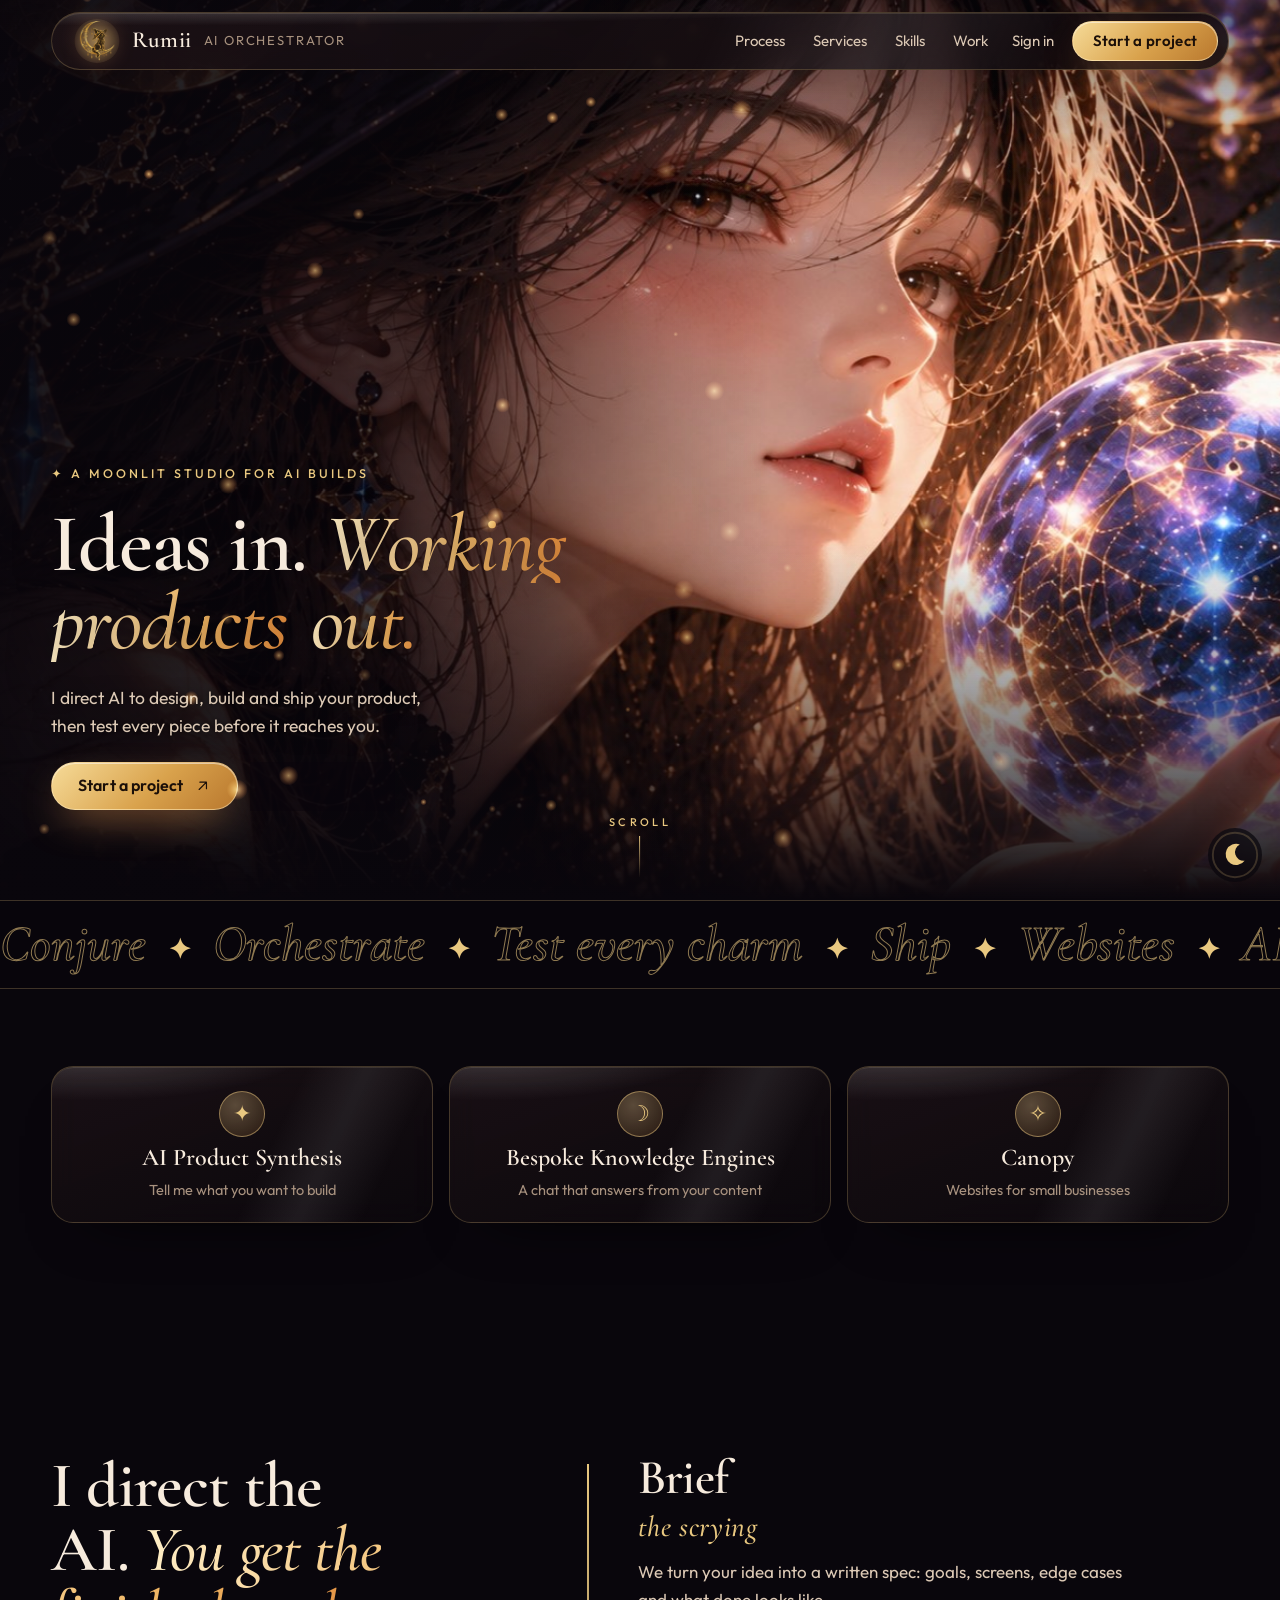
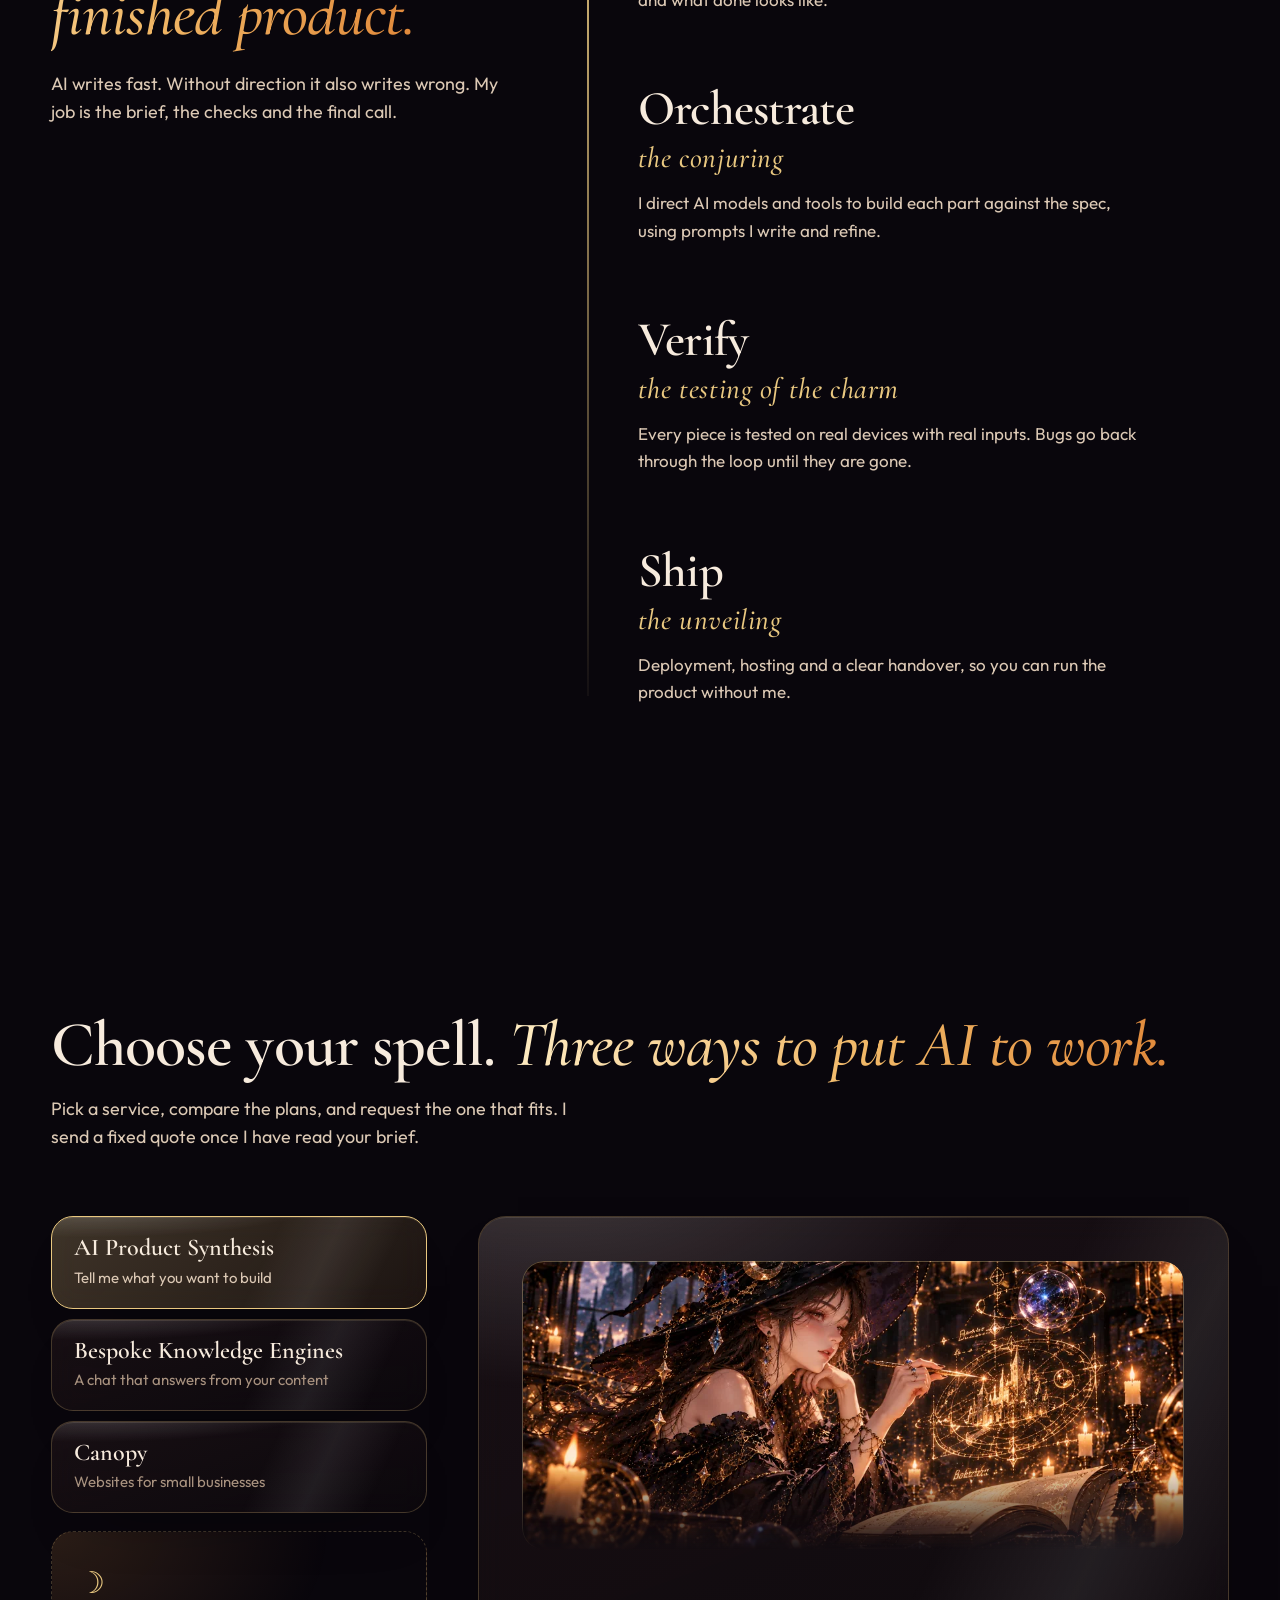
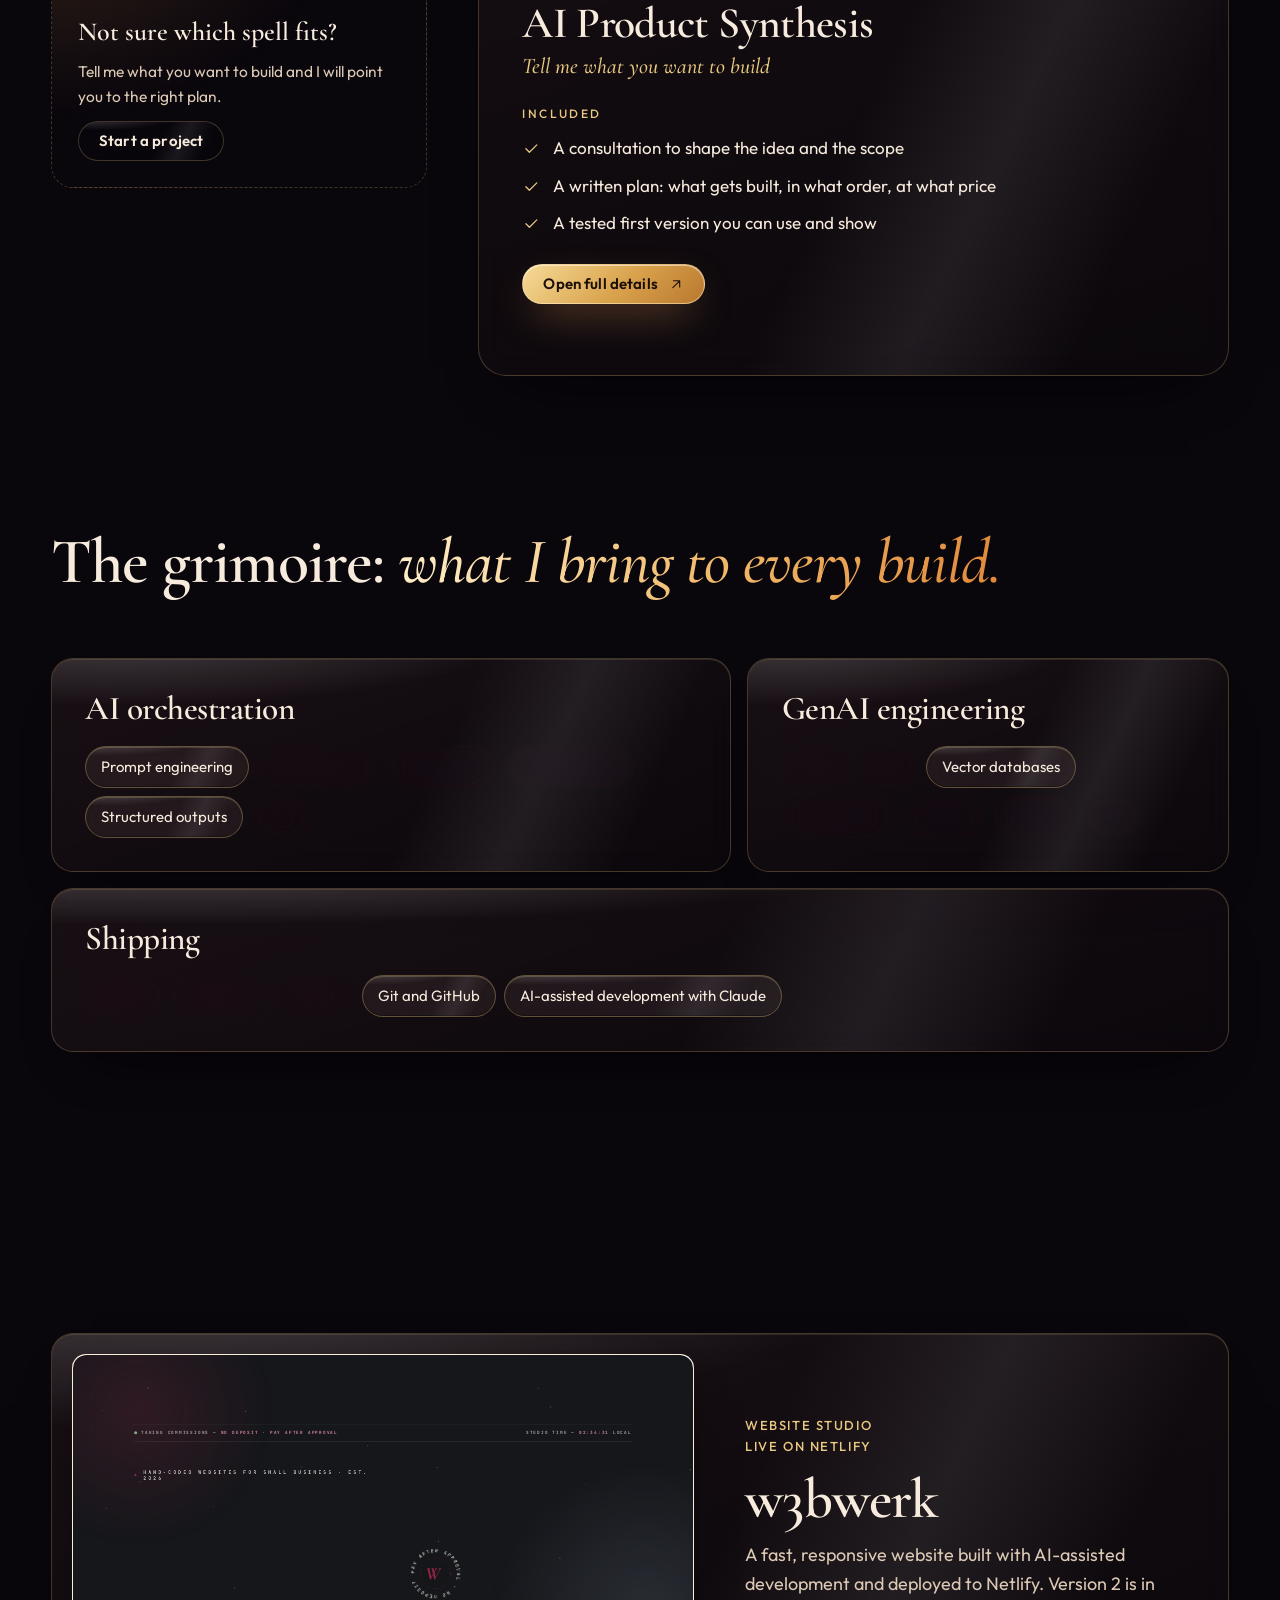
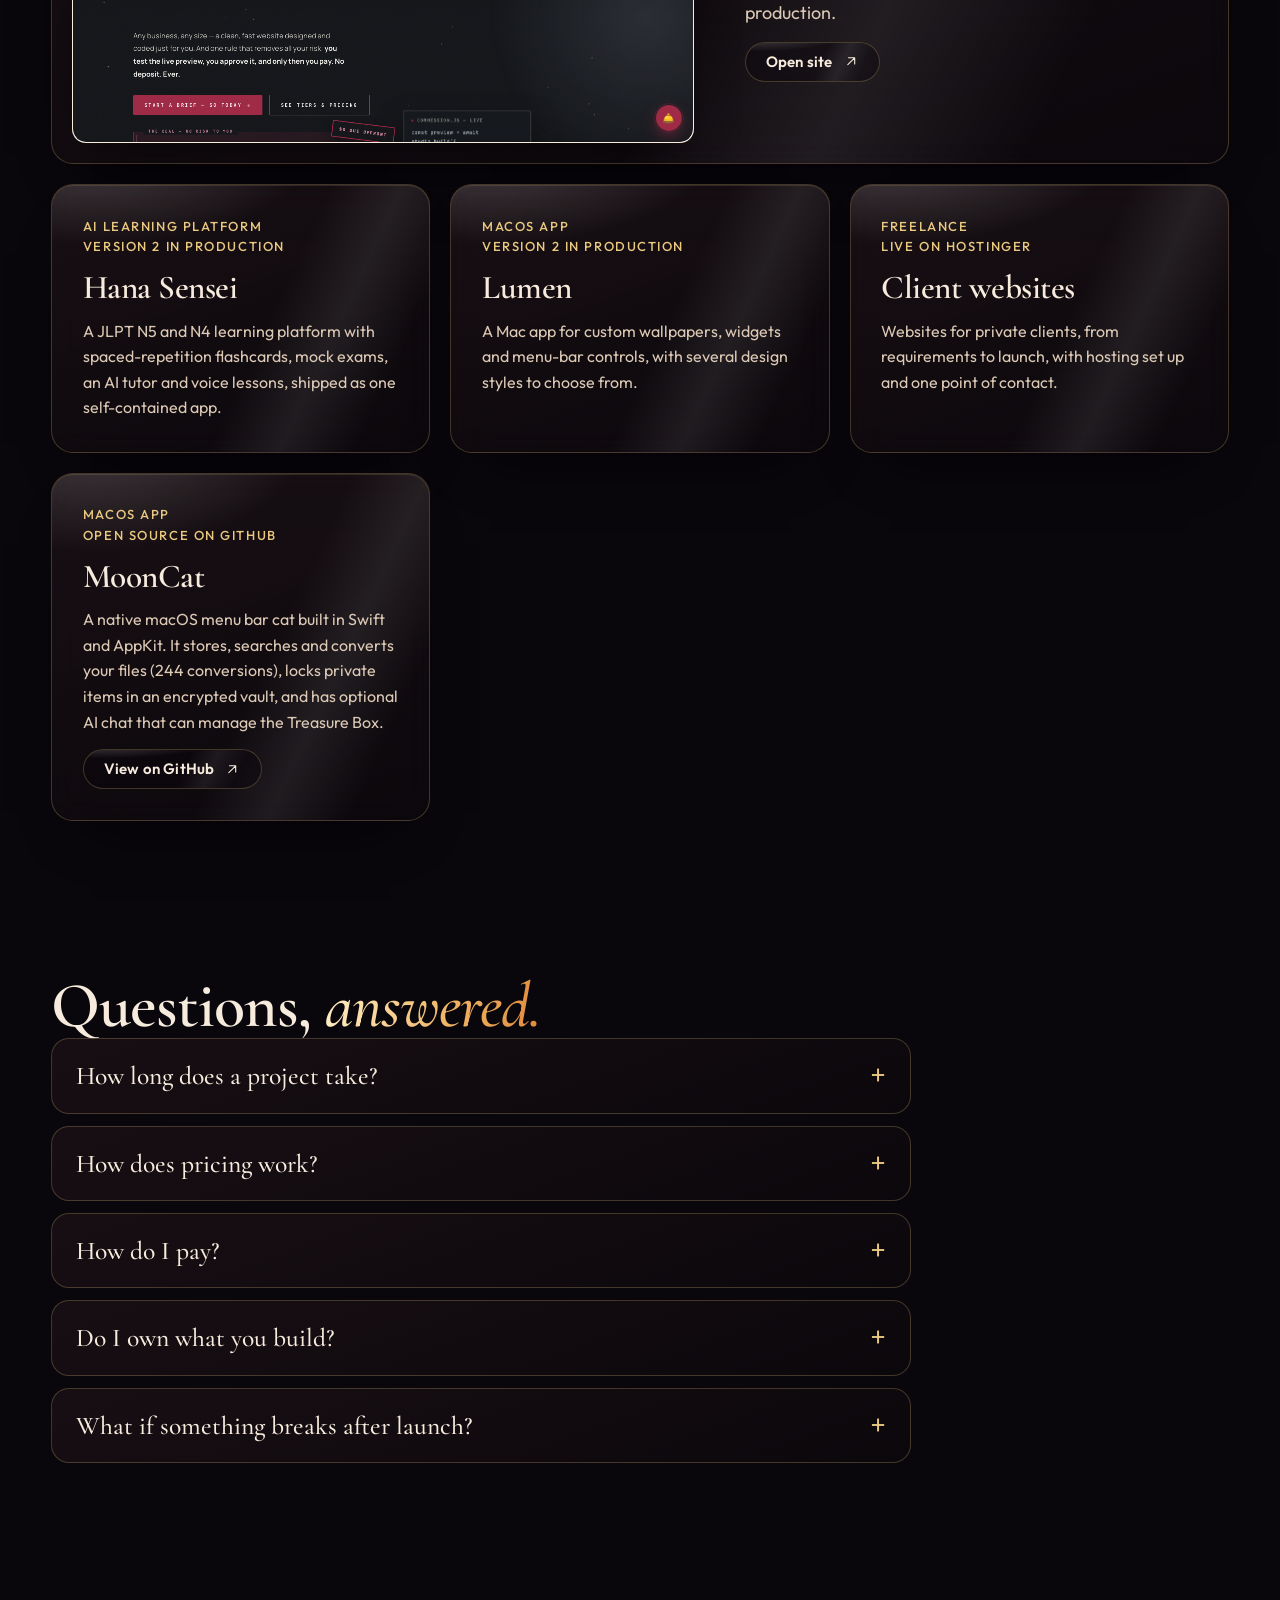
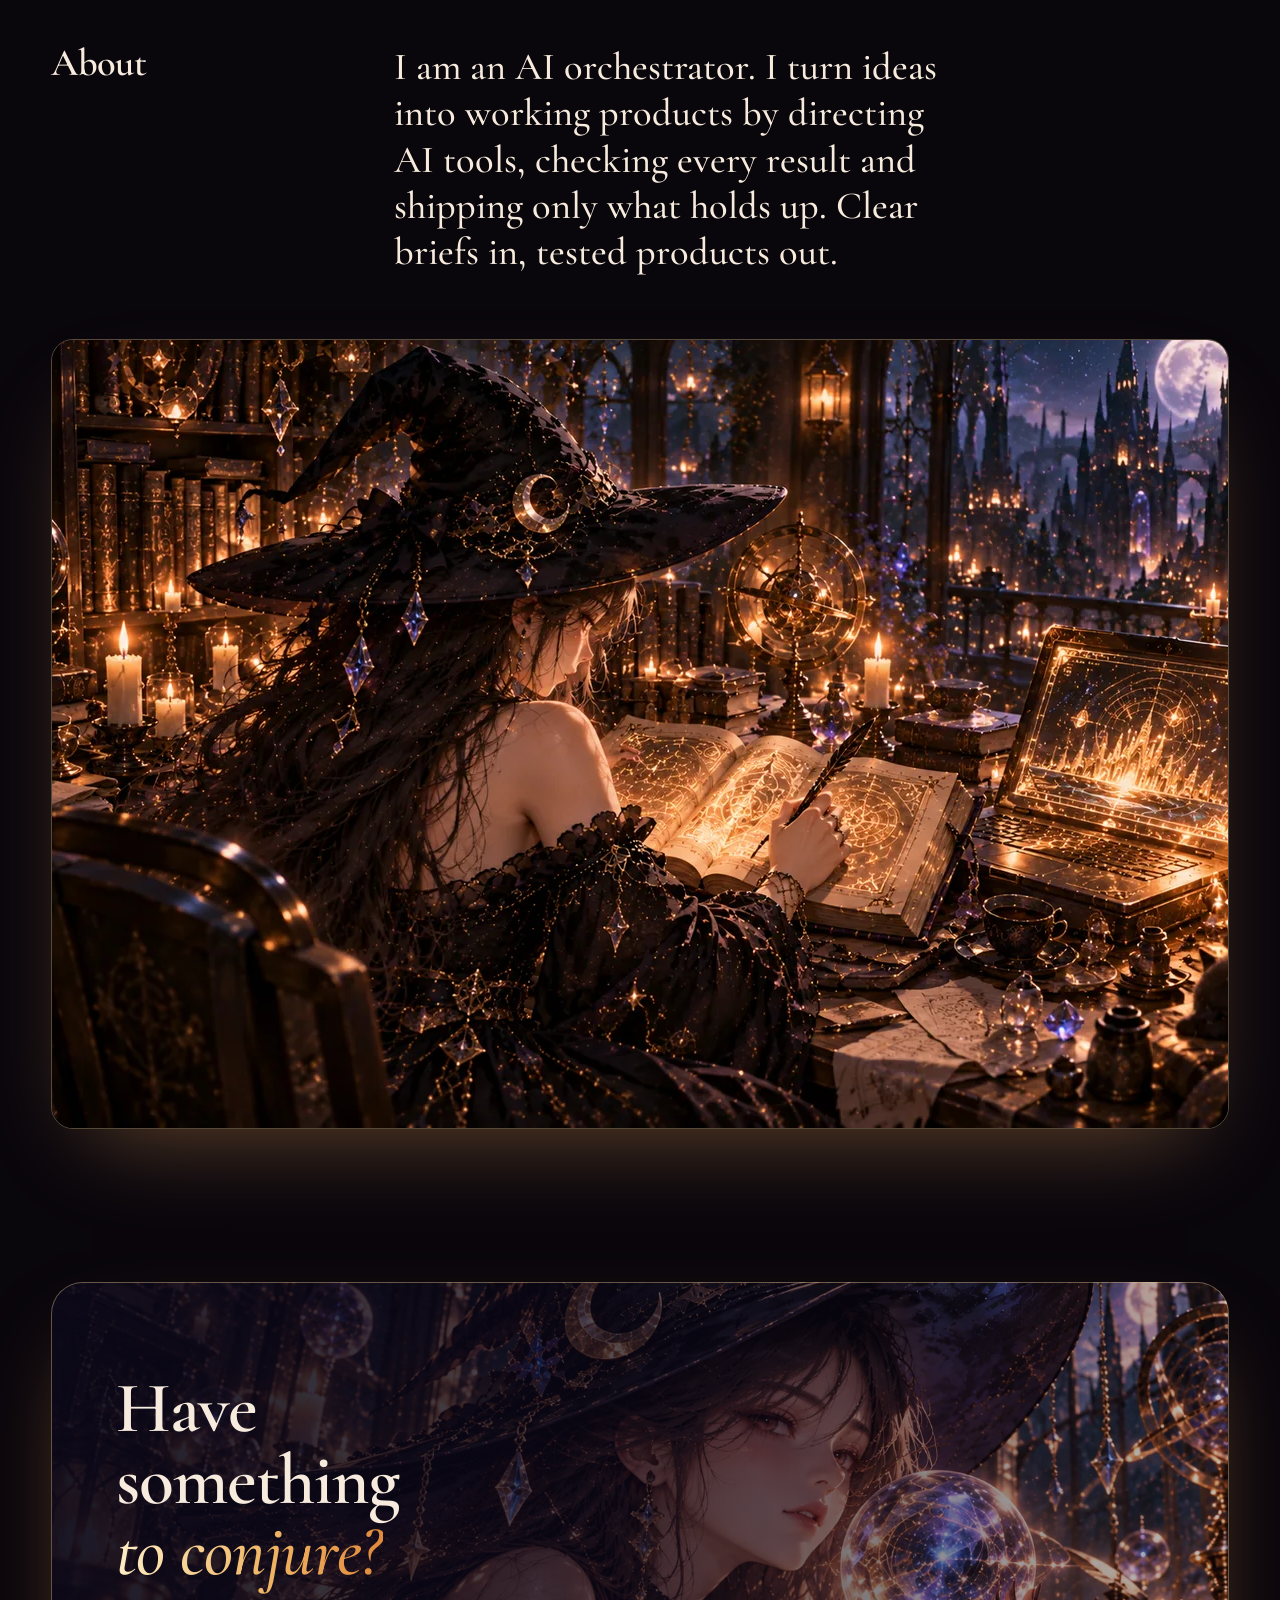
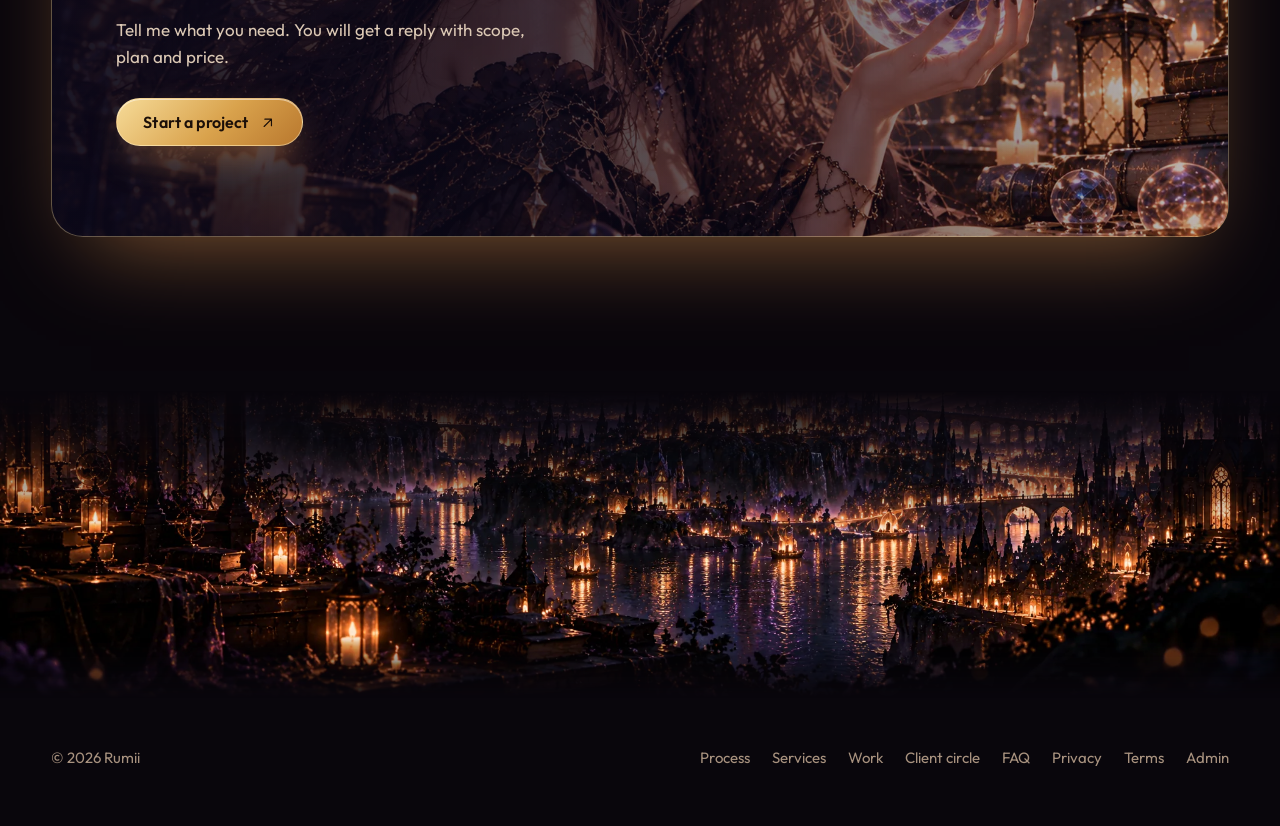
<file: witchhub/index.html>
<!doctype html>
<html lang="en">
<head>
<meta charset="utf-8">
<meta name="viewport" content="width=device-width, initial-scale=1, viewport-fit=cover">
<title>Rumii | AI Orchestrator. Ideas in. Working products out.</title>
<meta name="description" content="An AI orchestrator who directs AI to design, build and ship websites, agents and products, then tests every piece before it reaches you.">
<meta name="theme-color" content="#09060C">
<meta property="og:title" content="Rumii | AI Orchestrator. Ideas in. Working products out.">
<meta property="og:description" content="Websites, AI agents and product sprints, directed with AI and tested before they ship.">
<meta property="og:type" content="website">
<meta property="og:image" content="assets/og.jpg">
<link rel="icon" type="image/png" href="assets/favicon.png">
<link rel="preload" as="image" href="assets/hero.jpg" media="(min-width:901px)">
<link rel="preload" as="image" href="assets/hero-mobile.webp" media="(max-width:900px)">
<script>document.documentElement.classList.add('js')</script>
<link rel="preconnect" href="https://fonts.googleapis.com">
<link rel="preconnect" href="https://fonts.gstatic.com" crossorigin>
<link rel="stylesheet" href="https://fonts.googleapis.com/css2?family=Cormorant+Garamond:ital,wght@0,500;0,600;0,700;1,500;1,600&family=Outfit:wght@300;400;500;600&display=swap">
<link rel="stylesheet" href="styles.css">
<script type="application/ld+json">{"@context":"https://schema.org","@type":"ProfessionalService","name":"Rumii","description":"AI-directed websites, apps and knowledge engines for small businesses.","areaServed":"IN","priceRange":"INR"}</script>
</head>
<body>
<a class="skip-link" href="#main">Skip to content</a>

<svg width="0" height="0" style="position:absolute" aria-hidden="true" focusable="false">
  <symbol id="i-plus" viewBox="0 0 24 24"><path d="M12 5v14M5 12h14"/></symbol>
  <symbol id="i-arrow" viewBox="0 0 24 24"><path d="M7 17 17 7M8 7h9v9"/></symbol>
  <symbol id="i-check" viewBox="0 0 24 24"><path d="m5 12.5 4.5 4.5L19 7.5"/></symbol>
  <symbol id="i-send" viewBox="0 0 24 24"><path d="M21 3 10 14M21 3l-7 18-4-7-7-4 18-7Z"/></symbol>
</svg>

<div class="ambient" aria-hidden="true"></div>
<header class="nav" id="nav">
  <div class="bar">
    <a class="brand" href="#top" aria-label="Home"><img src="assets/emblem.png" alt="" width="46" height="44"><b data-bind="name">Rumii</b><span data-bind="role">AI Orchestrator</span></a>
    <nav class="nav-links" aria-label="Sections">
      <a href="#process">Process</a><a href="#services">Services</a><a href="#skills">Skills</a><a href="#work">Work</a>
    </nav>
    <div class="nav-actions">
      <a class="signin" href="#/account" id="navAccount">Sign in</a>
      <a class="btn sm" href="#/account/new">Start a project</a>
    </div>
  </div>
</header>

<!-- HOME -->
<form name="request" method="POST" data-netlify="true" netlify-honeypot="bot-field" hidden><input name="bot-field"><input name="name"><input name="email"><input name="service"><input name="plan"><input name="budget"><input name="deadline"><textarea name="brief"></textarea></form>
<form name="message" method="POST" data-netlify="true" netlify-honeypot="bot-field" hidden><input name="bot-field"><input name="email"><input name="request_id"><textarea name="message"></textarea></form>
<a class="btn sm wa" id="waBtn" href="#" target="_blank" rel="noopener" hidden>Chat on WhatsApp</a>
<dialog class="legal" id="legal"><div class="legal-in"><button class="x" type="button" aria-label="Close" data-legal-close>&times;</button><div id="legalBody"></div></div></dialog>
<div class="veil" aria-hidden="true"><img src="assets/emblem.png" alt="" width="120" height="116"></div>
<canvas id="embers" aria-hidden="true"></canvas><div class="lantern" aria-hidden="true"></div>
<a class="moonprog" href="#top" aria-label="Back to top"><svg viewBox="0 0 56 56"><circle class="trk" cx="28" cy="28" r="23"/><circle class="bar" cx="28" cy="28" r="23"/><path d="M33 17a11 11 0 1 0 5 17 9 9 0 0 1-5-17z"/></svg></a>
<main id="main">
<div id="view-home">
  <section class="hero" id="top" aria-label="Introduction">
    <div class="plate" aria-hidden="true"><i></i></div>
    <div class="hero-main wrap">
      <div class="copy">
        <p class="eyebrow">&#10022; A moonlit studio for AI builds</p>
        <h1 id="heroTitle" data-bind="tagline">Ideas in. Working products out.</h1>
        <p class="sub" data-bind="sub">I direct AI to design, build and ship your product, then test every piece before it reaches you.</p>
        <div class="cta-row">
          <a class="btn" href="#/account/new">Start a project <svg class="ico"><use href="#i-arrow"/></svg></a>
          <a class="btn ghost" href="#services">See services</a>
        </div>
      </div>
    </div>
    <div class="cue" aria-hidden="true"><span>Scroll</span><i></i></div>
  </section>
  <div class="marquee" aria-hidden="true"><div class="mq"><span>Conjure <b>&#10022;</b> Orchestrate <b>&#10022;</b> Test every charm <b>&#10022;</b> Ship <b>&#10022;</b> Websites <b>&#10022;</b> AI agents <b>&#10022;</b> Knowledge engines <b>&#10022;</b> </span><span>Conjure <b>&#10022;</b> Orchestrate <b>&#10022;</b> Test every charm <b>&#10022;</b> Ship <b>&#10022;</b> Websites <b>&#10022;</b> AI agents <b>&#10022;</b> Knowledge engines <b>&#10022;</b> </span></div></div>
  <div class="hcards wrap" id="hcards"></div>

  <section class="sec process" id="process">
    <div class="wrap process-grid">
      <div class="process-sticky rv">
        <h2 class="h2">I direct the AI. <em>You get the finished product.</em></h2>
        <p class="lead">AI writes fast. Without direction it also writes wrong. My job is the brief, the checks and the final call.</p>
      </div>
      <div class="steps">
        <div class="step rv"><h3>Brief <small>the scrying</small></h3><p>We turn your idea into a written spec: goals, screens, edge cases and what done looks like.</p></div>
        <div class="step rv"><h3>Orchestrate <small>the conjuring</small></h3><p>I direct AI models and tools to build each part against the spec, using prompts I write and refine.</p></div>
        <div class="step rv"><h3>Verify <small>the testing of the charm</small></h3><p>Every piece is tested on real devices with real inputs. Bugs go back through the loop until they are gone.</p></div>
        <div class="step rv"><h3>Ship <small>the unveiling</small></h3><p>Deployment, hosting and a clear handover, so you can run the product without me.</p></div>
      </div>
    </div>
  </section>

  <section class="sec" id="services" aria-labelledby="svc-h">
    <div class="wrap">
      <div class="svc-head rv">
        <h2 class="h2" id="svc-h">Choose your spell. <em>Three ways to put AI to work.</em></h2>
        <p class="lead" id="svcLead">Pick a service, compare the plans, and request the one that fits. I send a fixed quote once I have read your brief.</p>
      </div>
      <div class="svc">
        <div class="svc-side"><div class="tabs" role="tablist" aria-label="Services" id="svcTabs"></div>
          <aside class="svc-note"><i aria-hidden="true">&#9789;</i><strong>Not sure which spell fits?</strong><p>Tell me what you want to build and I will point you to the right plan.</p><a class="btn sm ghost" href="#/account/new">Start a project</a></aside></div>
        <div id="svcPanels"></div>
      </div>
    </div>
  </section>

  <section class="sec" id="skills" aria-labelledby="sk-h" style="padding-top:0">
    <div class="wrap">
      <h2 class="h2 rv" id="sk-h">The grimoire: <em>what I bring to every build.</em></h2>
      <div class="skills-grid" id="skillsGrid"></div>
    </div>
  </section>

  <section class="sec" id="work" aria-labelledby="wk-h" style="padding-top:0">
    <div class="wrap">
      <h2 class="h2 rv" id="wk-h">Selected <em>conjurings.</em></h2>
      <div class="work-grid" id="workGrid"></div>
    </div>
  </section>
  <section class="sec" id="voices" aria-labelledby="vo-h" style="padding-top:0" hidden><div class="wrap"><h2 class="h2" id="vo-h">Kind <em>words.</em></h2><div class="voices" id="voiceGrid"></div></div></section>
  <section class="sec" id="faq" aria-labelledby="faq-h" style="padding-top:0"><div class="wrap"><h2 class="h2" id="faq-h">Questions, <em>answered.</em></h2><div class="faq-list" id="faqList"></div><div class="talk" id="talkRow"></div></div></section>

  <section class="sec" id="about" aria-labelledby="ab-h" style="padding-top:0">
    <div class="wrap about">
      <h2 class="h2 rv" id="ab-h" style="font-size:clamp(28px,3vw,40px)">About</h2>
      <div class="stack rv d1" style="gap:20px"><p class="big" data-bind="bio"></p><p class="fine" id="contactLine" hidden></p></div>
      <figure class="about-art rv"><img src="assets/about.webp" alt="The witch writing in a spellbook beside a glowing laptop, candles and a moonlit city" width="1400" height="788" loading="lazy"></figure>
    </div>
  </section>

  <section class="sec" style="padding-top:0" aria-label="Start a project">
    <div class="wrap"><div class="cta-block rv">
      <h2>Have something <em>to conjure?</em></h2>
      <p>Tell me what you need. You will get a reply with scope, plan and price.</p>
      <a class="btn" href="#/account/new">Start a project <svg class="ico"><use href="#i-arrow"/></svg></a>
    </div></div>
  </section>

  <div class="skyline" aria-hidden="true"></div>
  <footer><div class="wrap">
    <span>&copy; <span id="yr"></span> <span data-bind="name">Rumii</span></span>
    <nav aria-label="Footer"><a href="#process">Process</a><a href="#services">Services</a><a href="#work">Work</a><a href="#/account">Client circle</a><a href="#faq">FAQ</a><button type="button" class="linkbtn" data-legal="privacy">Privacy</button><button type="button" class="linkbtn" data-legal="terms">Terms</button><a href="#/admin">Admin</a></nav>
  </div></footer>
</div>

<!-- CLIENT ACCOUNT -->
<section class="view" id="view-account" hidden aria-label="Client account"><div class="wrap" id="accountRoot"></div></section>
<!-- ADMIN -->
<section class="view" id="view-admin" hidden aria-label="Admin panel"><div class="wrap" id="adminRoot"></div></section>
</main>

<div class="toast" id="toast" role="status" aria-live="polite"></div>

<script src="js/supabase.js"></script>
<script src="js/app.js"></script>
</body>
</html>
</file>
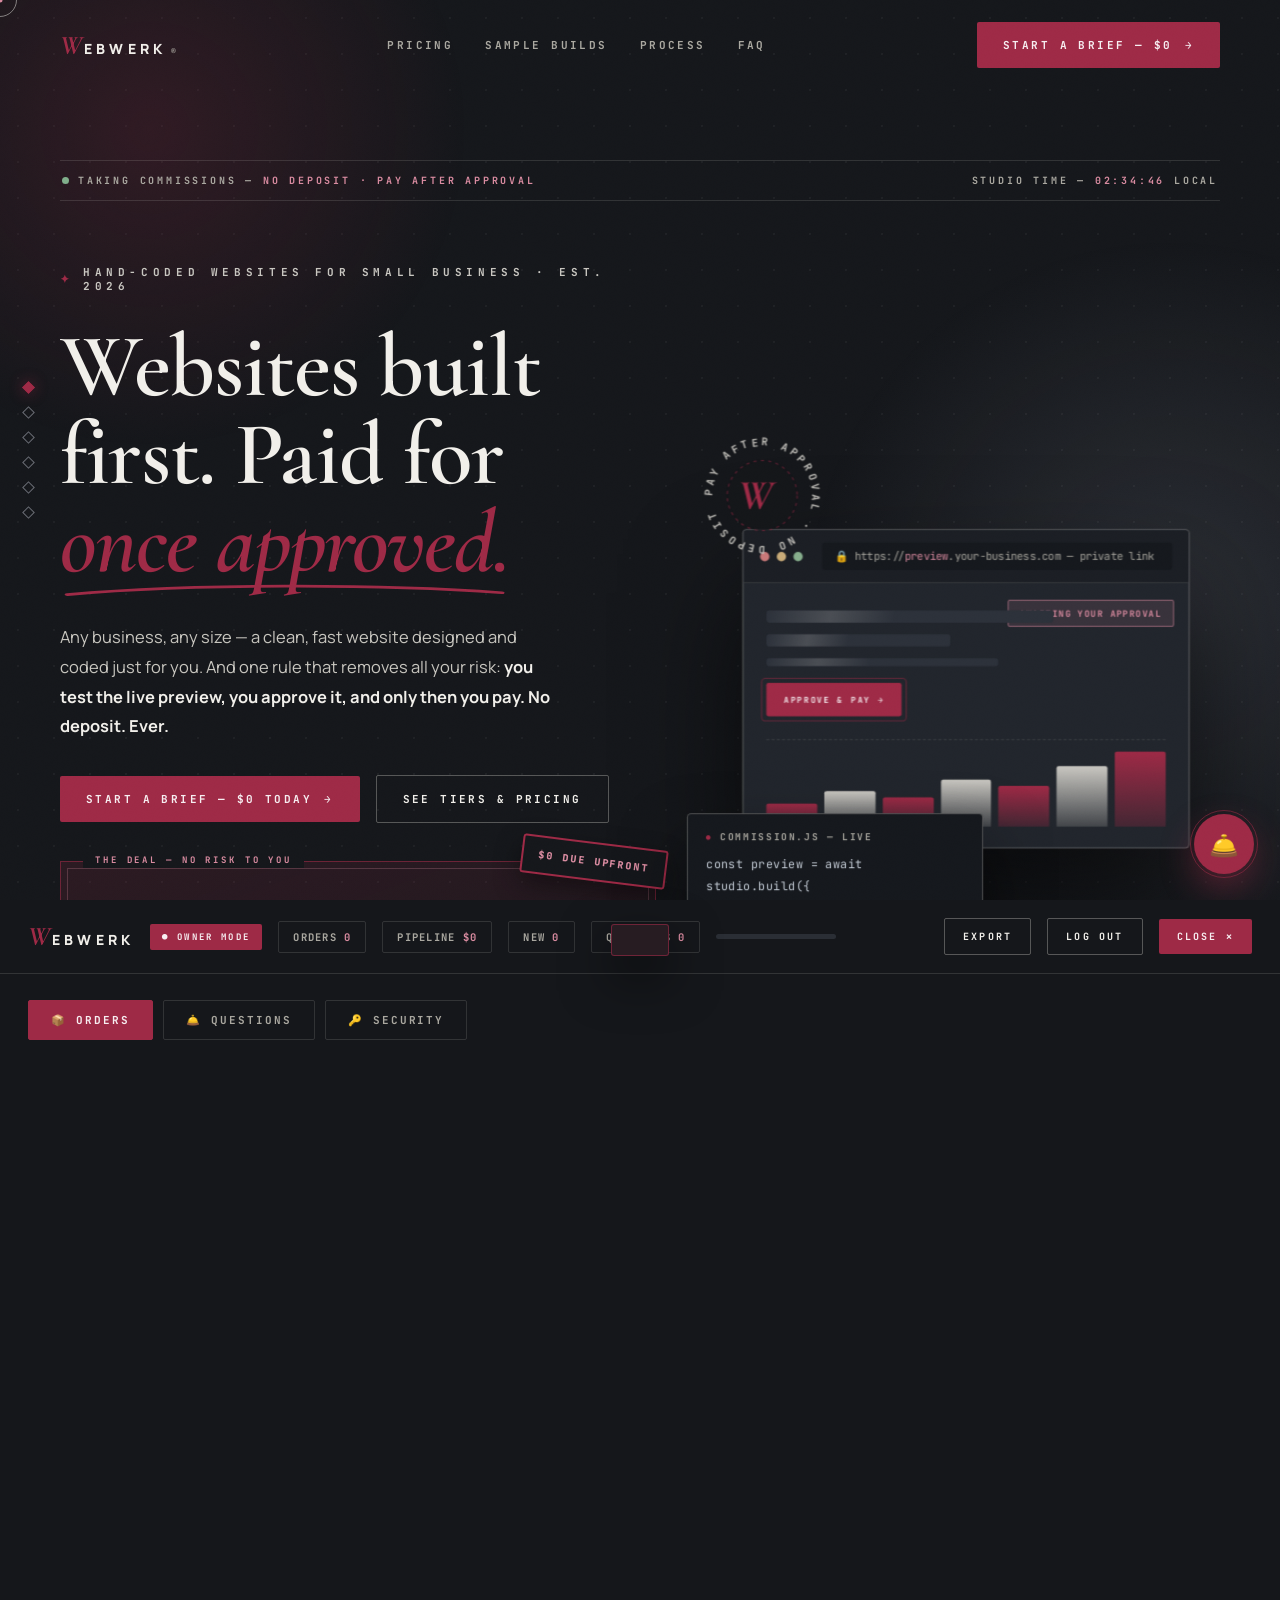
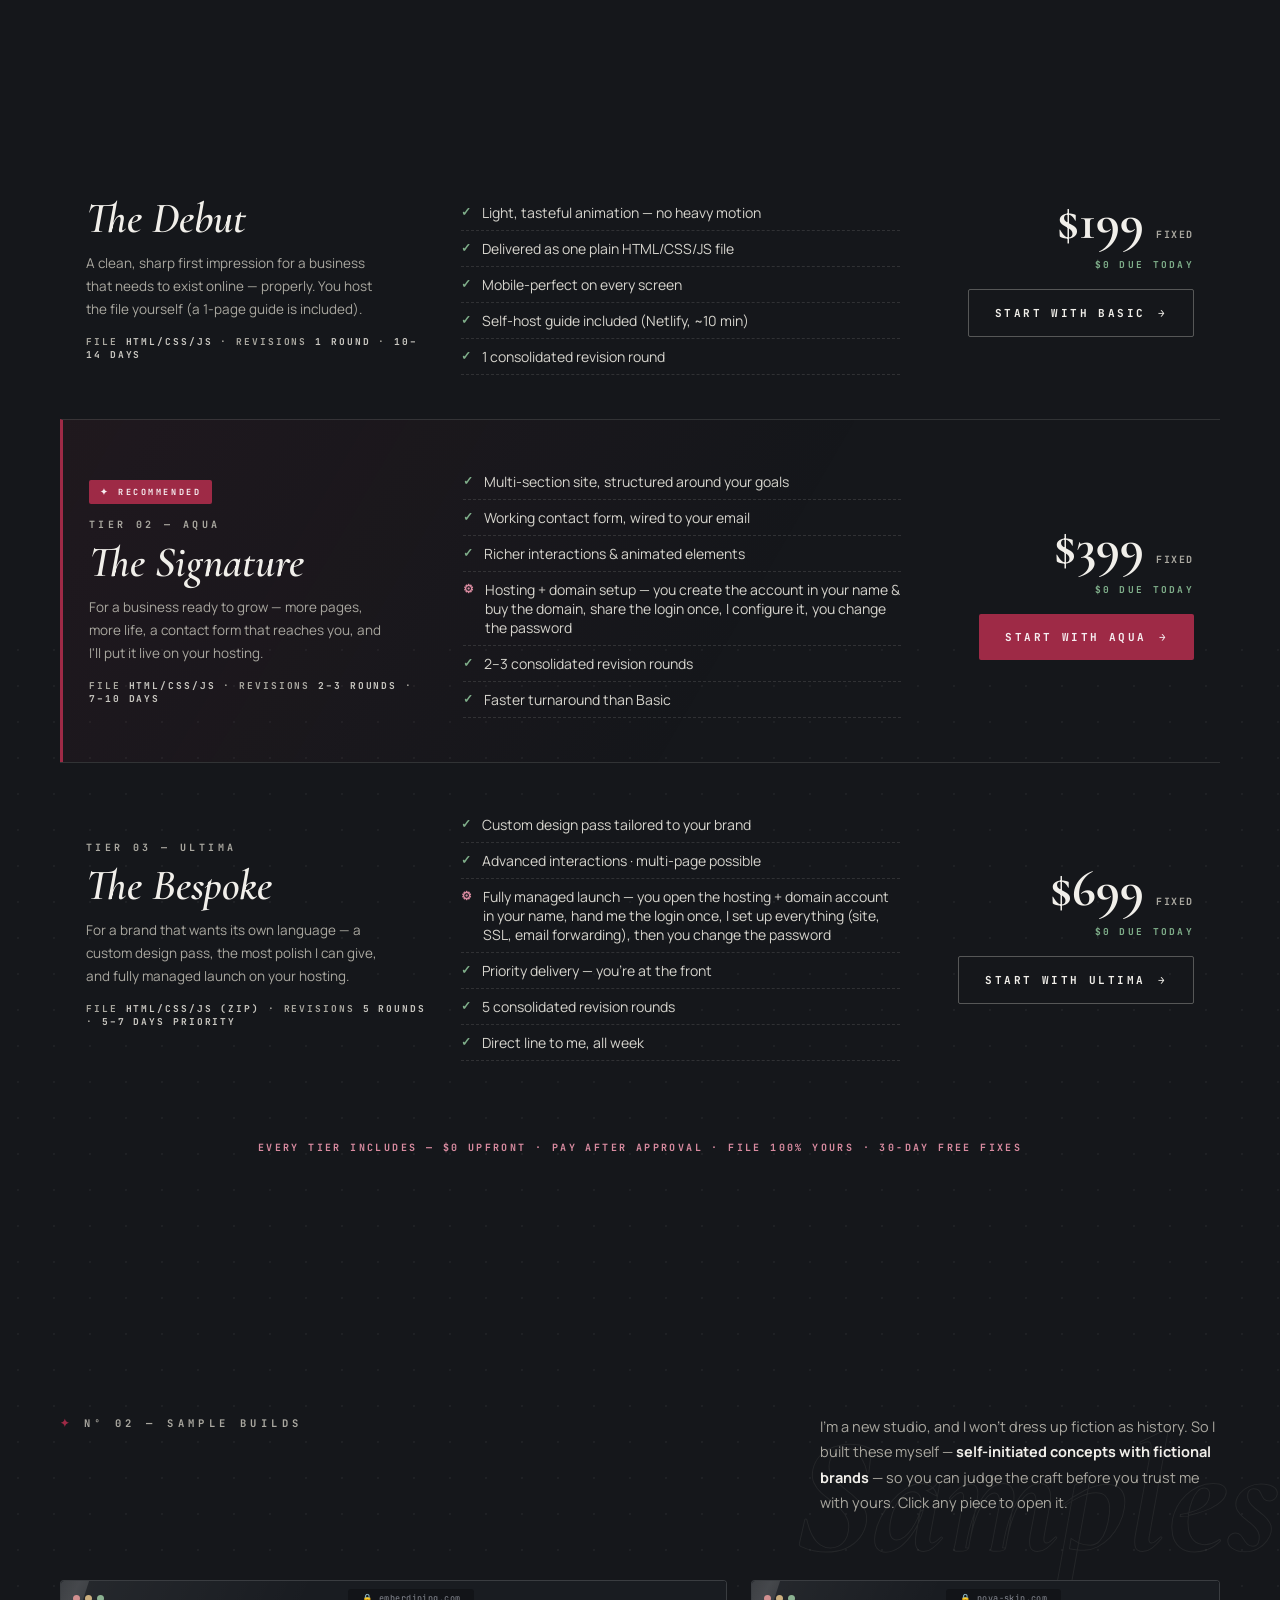
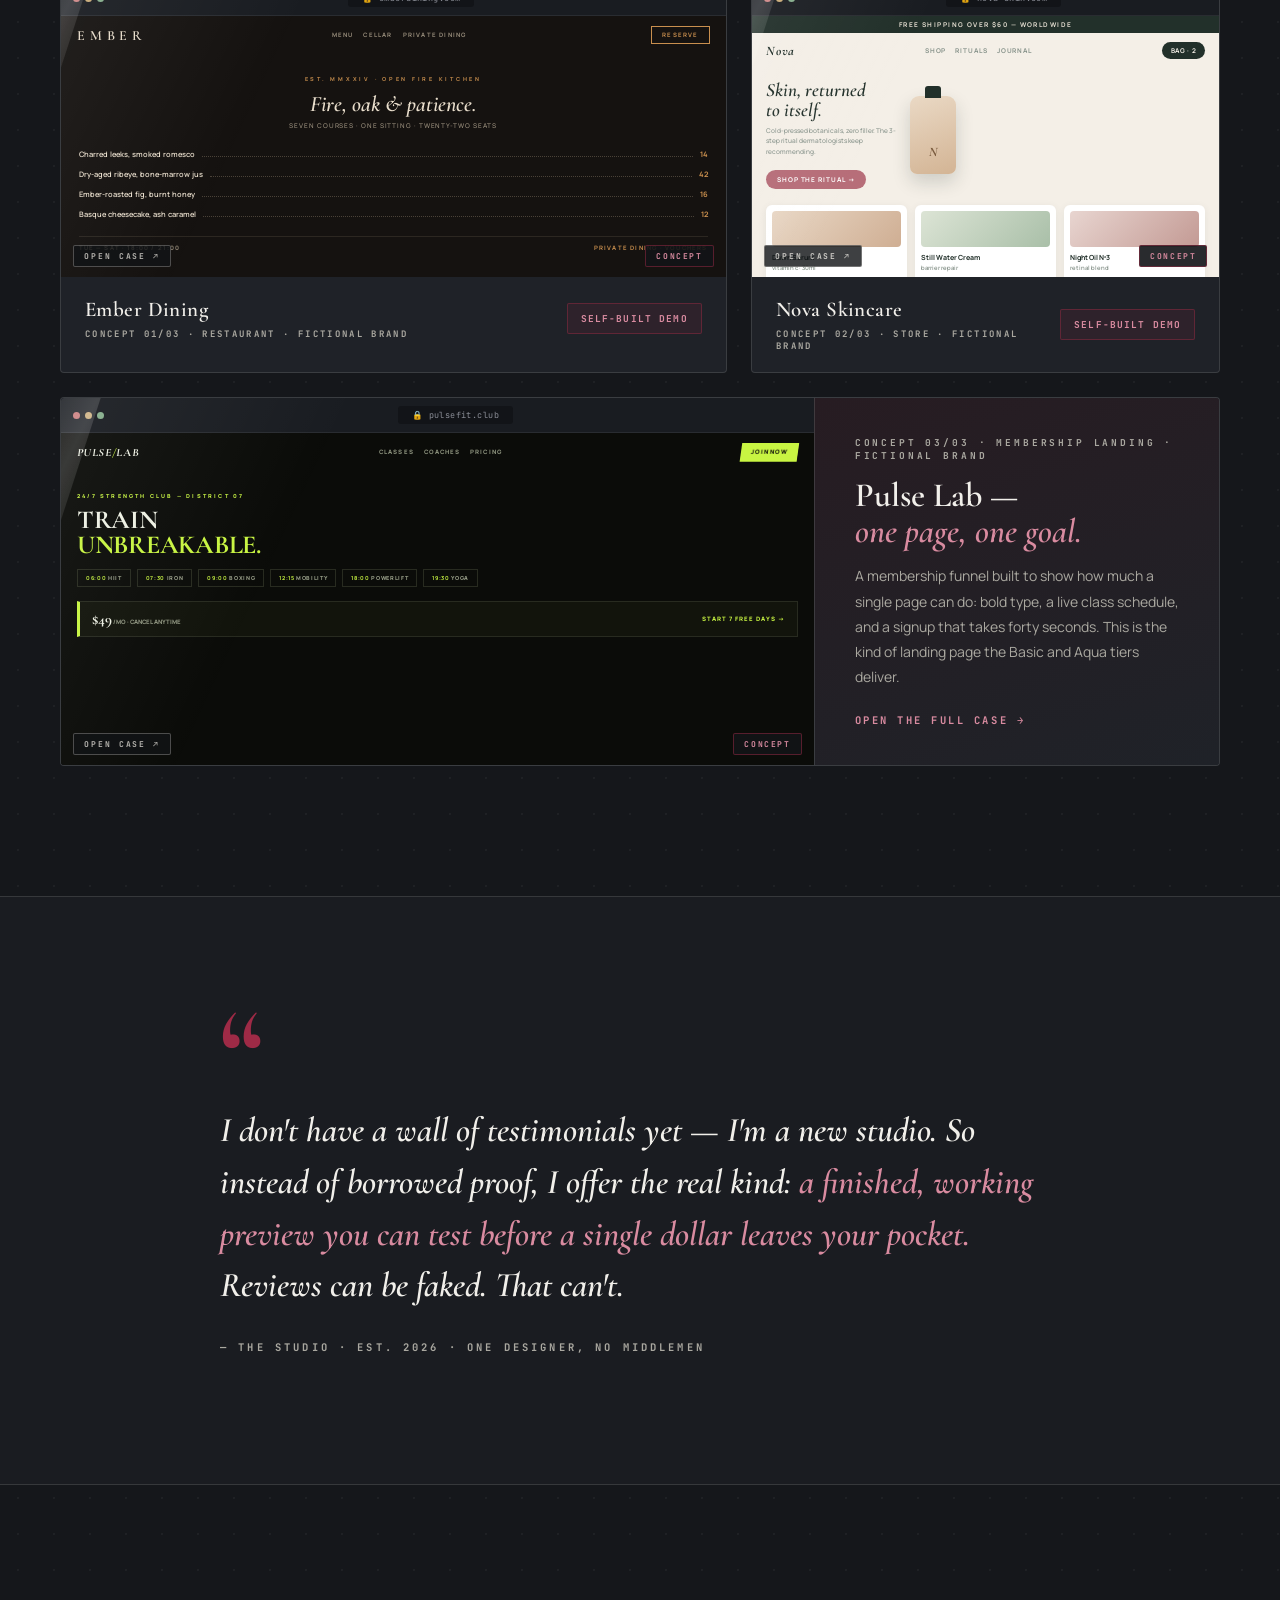
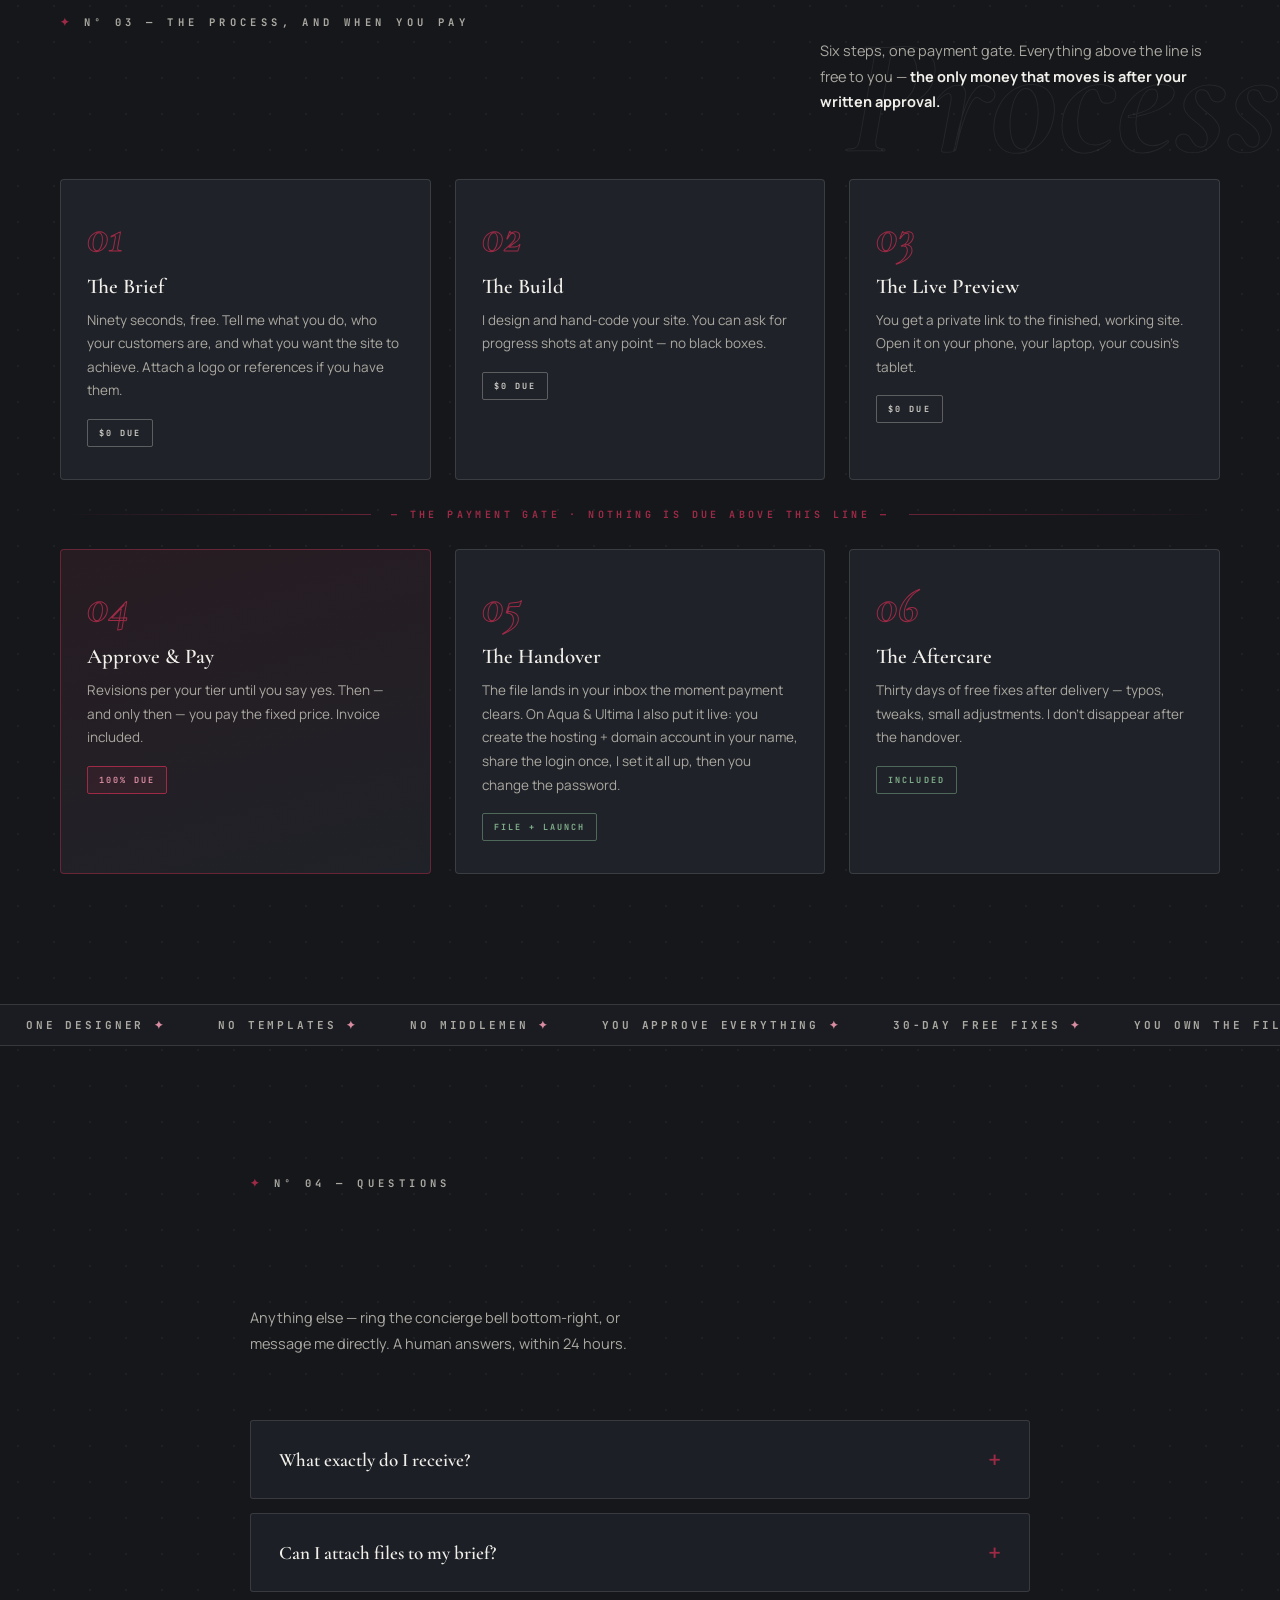
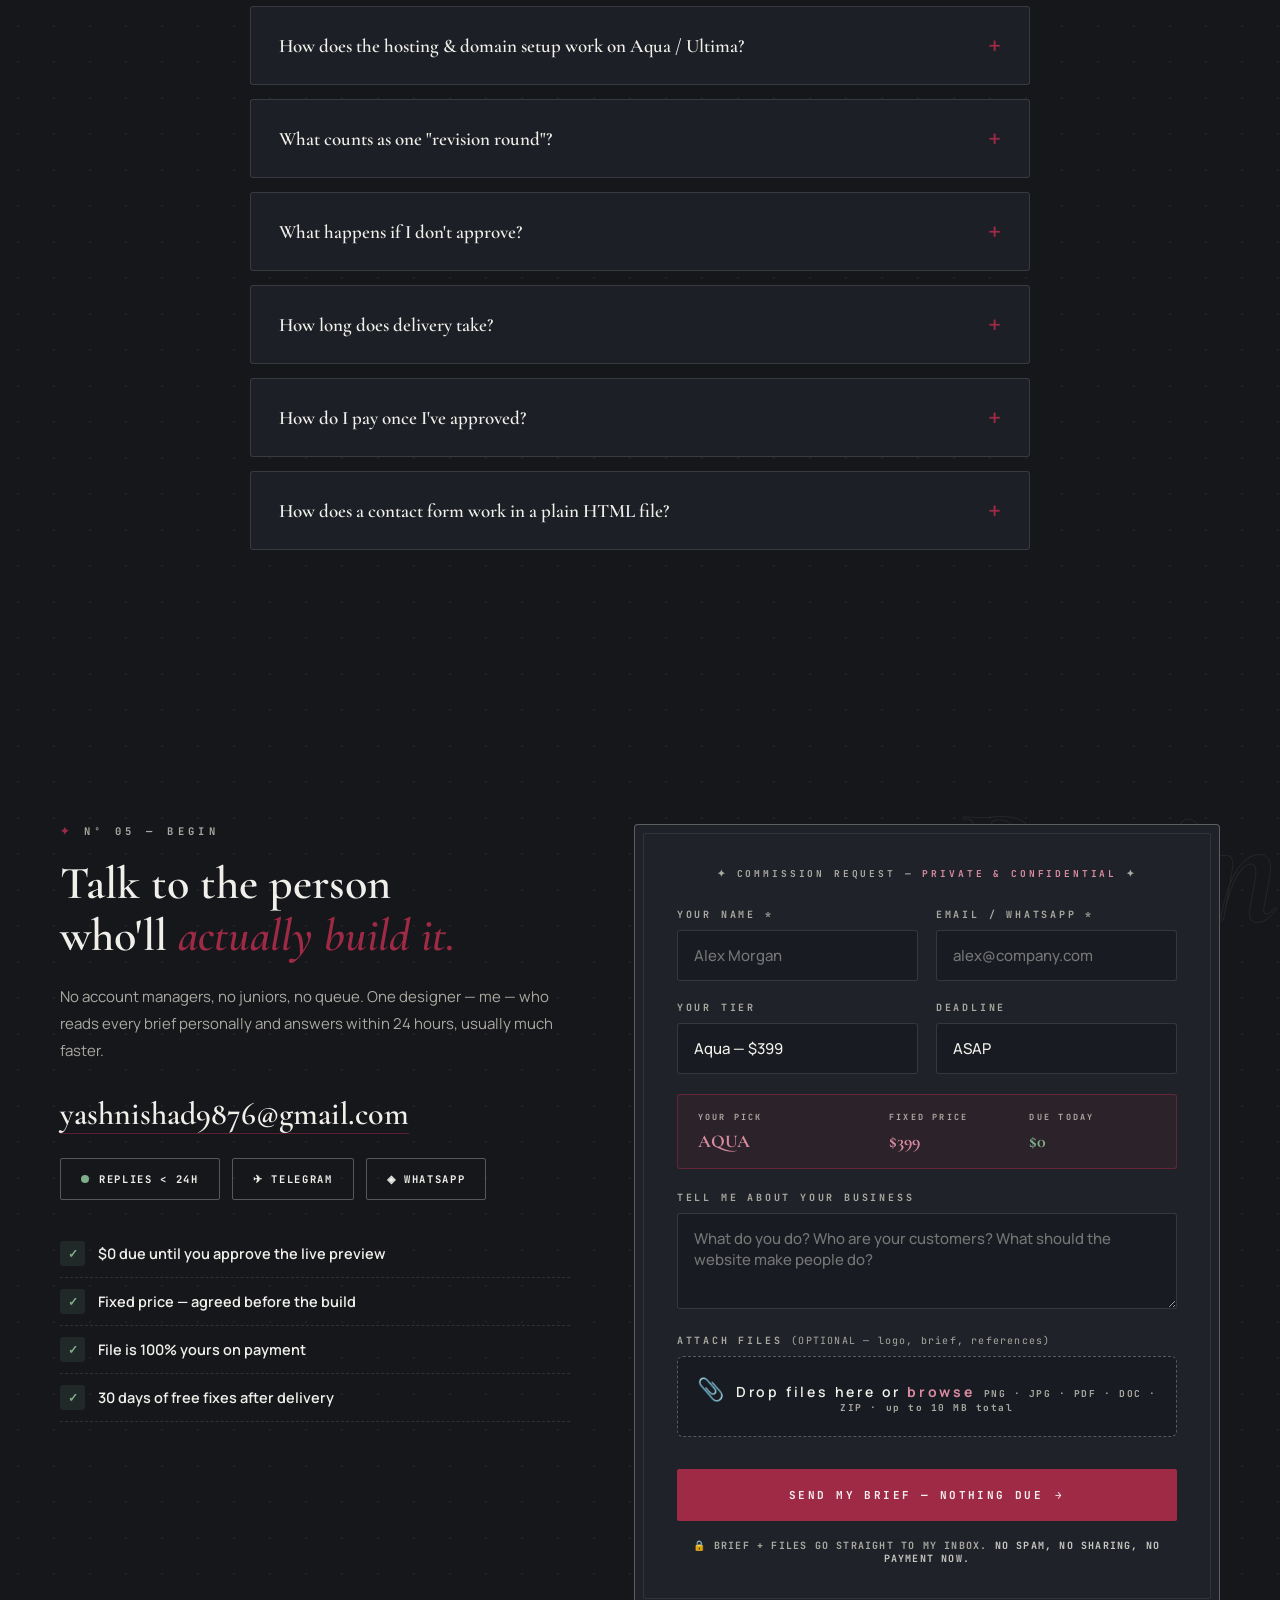
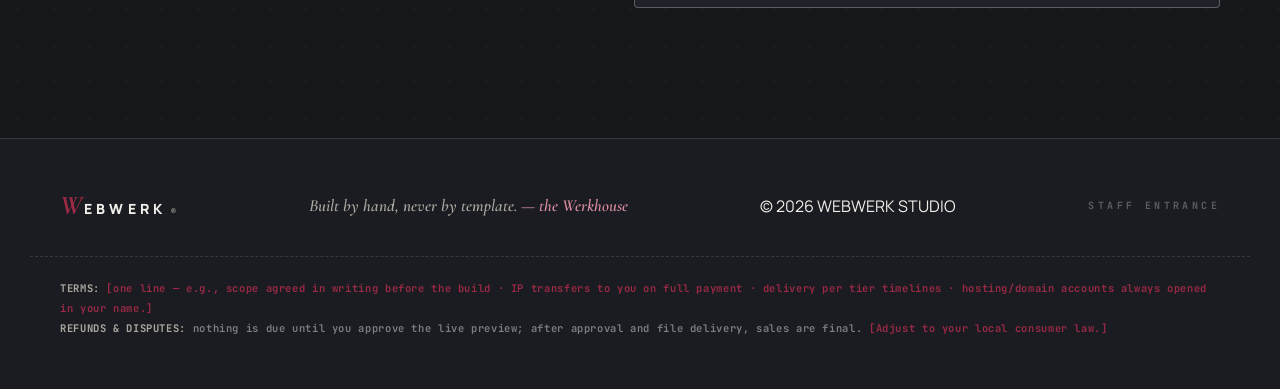
<file: witchhub/assets/w3bwerk/index.html>
<!DOCTYPE html>
<html lang="en">
<head>
<meta charset="UTF-8">
<meta name="viewport" content="width=device-width, initial-scale=1.0">
<title>WEBWERK® — Hand-Coded Websites · Pay Only After You Approve</title>
<meta name="description" content="Hand-coded websites for small businesses. No deposit — you test the live preview, approve it, and only then pay. The file is yours.">
<meta name="theme-color" content="#15171b">
<!-- ============ SWAP LIST (search & replace these) ============
     BRAND ....... "WEBWERK" / "the Werkhouse"  → your studio name
     OWNER_EMAIL . yashnishad9876@gmail.com      → form briefs + files email here
                   (the form's posting address is built from this same constant in JS,
                    and the visible mailto below uses it too — change BOTH the constant
                    AND the mailto in the #order section when you get a custom-domain email)
     WHATSAPP .... 918329941956  (wa.me/ link)   → the "91" is the India country code;
                   change it if your number uses a different code. Number is NOT shown.
     TG_HANDLE ... grimjawww   (t.me/ link)     → shown only as a "Telegram" button; handle NOT shown.
     TG_BOT ...... OPTIONAL auto-ping to YOUR Telegram (off by default; see the two
                   constants TG_BOT_TOKEN / TG_CHAT_ID near the top of the <script>.)
     STAFF PW .... default is "werk2026" (ADMIN_PASS below). You can CHANGE it from
                   inside the desk → 🔑 SECURITY tab (saved per-device), recover with
                   #reset-staff in the address bar, or hard-bake a new default by editing
                   ADMIN_PASS here. A t.me link CANNOT auto-send — only a bot can.
     PRICES ...... 199 / 399 / 699 (in TIERS map + the three ledger prices)
     TERMS ....... footer placeholders in [brackets]
     NOTE ........ Aqua & Ultima include managed hosting+domain setup (client opens the
                   account in their name, shares login once, you configure, they change pw).
     UPLOAD ...... clients can attach files; they arrive as EMAIL ATTACHMENTS (and, if you
                   enable the bot, the first file also pings Telegram). 10 MB total cap.
============================================================ -->
<link rel="icon" href="data:image/svg+xml,<svg xmlns='http://www.w3.org/2000/svg' viewBox='0 0 100 100'><text y='.9em' font-size='88' fill='%239e2a46' font-family='serif' font-style='italic' font-weight='700'>W</text></svg>">
<link rel="preconnect" href="https://fonts.googleapis.com">
<link rel="preconnect" href="https://fonts.gstatic.com" crossorigin>
<link href="https://fonts.googleapis.com/css2?family=Cormorant+Garamond:ital,wght@0,500;0,600;0,700;1,500;1,600;1,700&family=Manrope:wght@400;600;800&family=JetBrains+Mono:wght@400;700&display=swap" rel="stylesheet">
<style>
:root{
  --ink:#15171b; --ink2:#1a1c21; --panel:#1f2228; --panel2:#24282f;
  --line:rgba(214,211,204,.15); --line2:rgba(214,211,204,.34);
  --burg:#9e2a46; --burg2:#6e1830; --rose:#d98ba0; --silver:#c9c7c1;
  --green:#7fae8a; --red:#d98a8a;
  --text:#f1efea; --muted:#aaa8a0;
  --disp:'Cormorant Garamond',serif; --body:'Manrope',sans-serif; --mono:'JetBrains Mono',monospace;
}
*{margin:0;padding:0;box-sizing:border-box}
html{scroll-behavior:smooth}
body{background:var(--ink);color:var(--text);font-family:var(--body);overflow-x:hidden;
  background-image:radial-gradient(rgba(214,211,204,.05) 1px,transparent 1px);background-size:36px 36px}
::selection{background:var(--burg);color:#f7eef1}
::-webkit-scrollbar{width:10px}
::-webkit-scrollbar-track{background:var(--ink)}
::-webkit-scrollbar-thumb{background:#3a3f47;border-radius:99px;border:2px solid var(--ink)}
::-webkit-scrollbar-thumb:hover{background:var(--burg)}
a{color:inherit;text-decoration:none}
button{font-family:inherit;border:none;background:none;color:inherit}
:focus-visible{outline:1px solid var(--rose);outline-offset:3px}
.wrap{max-width:1220px;margin:0 auto;padding:0 30px}
section{padding:130px 0;position:relative}

/* ---------- owner-mode signals ---------- */
#ownerFrame{position:fixed;inset:10px;border:1px solid rgba(158,42,70,.55);pointer-events:none;z-index:78;opacity:0;transition:opacity .6s}
#ownerFrame::before,#ownerFrame::after{content:'';position:absolute;width:14px;height:14px;border:2px solid var(--burg)}
#ownerFrame::before{top:-2px;left:-2px;border-right:none;border-bottom:none}
#ownerFrame::after{bottom:-2px;right:-2px;border-left:none;border-top:none}
body.owner #ownerFrame{opacity:1}
#ownerPill{position:fixed;top:80px;right:24px;z-index:96;display:none;align-items:center;gap:12px;
  font:700 10px var(--mono);letter-spacing:.22em;background:rgba(31,34,40,.96);border:1px solid rgba(158,42,70,.65);
  padding:10px 14px;border-radius:2px;box-shadow:0 14px 34px rgba(0,0,0,.5)}
body.owner #ownerPill{display:flex}
.op-dot{width:7px;height:7px;border-radius:50%;background:var(--burg);animation:pulseD 1.6s infinite}
#ownerPill button{font:700 10px var(--mono);letter-spacing:.18em;padding-left:12px;border-left:1px solid var(--line);color:var(--muted);transition:.25s}
#ownerPill button:hover{color:var(--rose)}
#deskLink{display:none;font:700 11px var(--mono);letter-spacing:.2em;color:var(--rose);border:1px solid rgba(158,42,70,.5);padding:11px 16px;border-radius:2px;transition:.25s}
#deskLink b{color:var(--text)}
body.owner #deskLink{display:inline-block}
#deskLink:hover{background:rgba(158,42,70,.14);border-color:var(--burg)}
@keyframes deskFlash{0%,100%{box-shadow:0 0 0 0 rgba(158,42,70,0)}50%{box-shadow:0 0 0 5px rgba(158,42,70,.35)}}
#deskLink.flash{animation:deskFlash 1s 2}
@keyframes pulseD{50%{box-shadow:0 0 0 7px rgba(127,174,138,.14)}}

/* ---------- chrome ---------- */
#progress{position:fixed;top:0;left:0;right:0;height:2px;z-index:140;transform-origin:0 50%;transform:scaleX(0);
  background:linear-gradient(90deg,#565a62,var(--silver))}
body.owner #progress{background:linear-gradient(90deg,var(--burg2),var(--burg),var(--rose))}
#bg{position:fixed;inset:0;z-index:0;pointer-events:none}
.grain{position:fixed;inset:0;z-index:250;pointer-events:none;opacity:.045;mix-blend-mode:overlay;
  background-image:url("data:image/svg+xml,%3Csvg xmlns='http://www.w3.org/2000/svg' width='140' height='140'%3E%3Cfilter id='n'%3E%3CfeTurbulence type='fractalNoise' baseFrequency='0.9' numOctaves='2'/%3E%3C/filter%3E%3Crect width='140' height='140' filter='url(%23n)' opacity='0.55'/%3E%3C/svg%3E")}
.glow{position:fixed;border-radius:50%;pointer-events:none;z-index:0}
.glow-a{width:660px;height:660px;left:-180px;top:-200px;background:radial-gradient(circle,rgba(158,42,70,.20) 0%,transparent 68%);animation:drift 20s ease-in-out infinite alternate}
.glow-b{width:740px;height:740px;right:-260px;top:26%;background:radial-gradient(circle,rgba(168,176,196,.15) 0%,transparent 70%);animation:drift 26s ease-in-out infinite alternate-reverse}
@keyframes drift{to{transform:translate(70px,60px) scale(1.12)}}
main,header,footer{position:relative;z-index:2}

/* ---------- rail ---------- */
#rail{position:fixed;left:24px;top:50%;transform:translateY(-50%);z-index:80;display:flex;flex-direction:column;gap:16px}
.rail-dot{width:9px;height:9px;border:1px solid #6a6d75;transform:rotate(45deg);transition:.35s;position:relative}
.rail-dot:hover{border-color:var(--rose)}
.rail-dot.on{background:var(--burg);border-color:var(--burg);box-shadow:0 0 14px rgba(158,42,70,.65)}
.rail-dot::after{content:attr(data-label);position:absolute;left:22px;top:50%;transform:translateY(-50%) rotate(-45deg);transform-origin:left center;
  font:700 9px var(--mono);letter-spacing:.28em;color:var(--silver);opacity:0;transition:.3s;white-space:nowrap;pointer-events:none}
.rail-dot:hover::after{opacity:1}
@media(max-width:1100px){#rail{display:none}}

/* ---------- loader ---------- */
#loader{position:fixed;inset:0;background:var(--ink);z-index:400;display:grid;place-items:center;transition:opacity .7s,visibility .7s}
#loader.done{opacity:0;visibility:hidden}
.ld-in{text-align:center}
.ld-seal{width:110px;height:110px;margin:0 auto 26px;border:1px dashed rgba(158,42,70,.7);border-radius:50%;display:grid;place-items:center;animation:spinSlow 14s linear infinite}
.ld-seal span{font:italic 700 58px var(--disp);color:var(--burg);animation:spinSlow 14s linear infinite reverse}
@keyframes spinSlow{to{transform:rotate(360deg)}}
.ld-pct{font:600 clamp(2.6rem,6vw,3.6rem) var(--disp)}
.ld-pct i{font-style:normal;font-size:.45em;color:var(--rose)}
.ld-bar{width:220px;height:1px;background:#34383f;margin:14px auto}
.ld-bar i{display:block;height:100%;width:0;background:linear-gradient(90deg,var(--burg),var(--silver))}
.ld-txt{font:700 10px var(--mono);letter-spacing:.34em;color:var(--muted);margin-top:14px}

/* ---------- cursor ---------- */
.cdot,.cring{position:fixed;top:0;left:0;border-radius:50%;pointer-events:none;z-index:500;transform:translate(-50%,-50%)}
.cdot{width:5px;height:5px;background:var(--rose)}
.cring{width:34px;height:34px;border:1px solid rgba(201,199,193,.6);transition:width .25s,height .25s,background .25s,border-color .25s}
.cring span{position:absolute;inset:0;display:grid;place-items:center;font:800 8px var(--mono);letter-spacing:.16em;color:var(--rose);opacity:0;transition:opacity .25s}
.cring.big{width:58px;height:58px;background:rgba(158,42,70,.1);border-color:rgba(158,42,70,.6)}
.cring.lbl{width:68px;height:68px;background:rgba(21,23,27,.92);border-color:var(--burg)}
.cring.lbl span{opacity:1}
@media(pointer:fine){body,a,button,input,select,textarea,label,.tier,.wcard,.dropzone{cursor:none}}
@media(pointer:coarse){.cdot,.cring{display:none}}

/* ---------- nav ---------- */
#nav{position:fixed;top:0;left:0;right:0;z-index:90;padding:22px 0;transition:.35s}
#nav.scrolled{background:rgba(21,23,27,.92);backdrop-filter:blur(10px);border-bottom:1px solid var(--line);padding:14px 0}
.nav-in{display:flex;align-items:center;justify-content:space-between;gap:20px}
.logo{display:flex;align-items:baseline;gap:2px}
.lg-w{font:italic 700 27px var(--disp);color:var(--burg);transition:.4s}
.logo:hover .lg-w{transform:rotate(-10deg)}
.lg-rest{font:800 14px var(--body);letter-spacing:.3em}
.logo sup{font:700 8px var(--mono);color:var(--muted);margin-left:3px}
.nav-links{display:flex;gap:32px;font:700 11px var(--mono);letter-spacing:.22em}
.nav-links a{color:var(--muted);position:relative;transition:.25s}
.nav-links a::after{content:'';position:absolute;left:0;bottom:-7px;width:0;height:1px;background:var(--burg);transition:.3s}
.nav-links a:hover{color:var(--text)}
.nav-links a:hover::after{width:100%}
.nav-right{display:flex;gap:12px;align-items:center}
.btn{font:700 11px var(--mono);letter-spacing:.22em;padding:16px 26px;border-radius:2px;position:relative;overflow:hidden;
  transition:.35s;display:inline-flex;gap:12px;align-items:center;justify-content:center}
.btn i{font-style:normal;transition:transform .35s}
.btn:hover i{transform:translateX(5px)}
.btn-p{background:var(--burg);color:#f7eef1}
.btn-p::after{content:'';position:absolute;inset:0;background:var(--burg2);transform:scaleX(0);transform-origin:left;transition:.4s cubic-bezier(.6,0,.2,1);z-index:0}
.btn-p:hover::after{transform:scaleX(1)}
.btn-p span,.btn-p i{position:relative;z-index:1}
.btn-p:hover{box-shadow:0 16px 36px rgba(158,42,70,.4)}
.btn-g{border:1px solid var(--line2);color:var(--text)}
.btn-g:hover{border-color:var(--silver);background:rgba(201,199,193,.08)}
.rip{position:absolute;border-radius:50%;background:rgba(255,255,255,.3);transform:scale(0);animation:rip .6s ease-out forwards;pointer-events:none;z-index:1}
@keyframes rip{to{transform:scale(3.2);opacity:0}}
.burger{display:none;flex-direction:column;gap:5px;padding:8px}
.burger i{width:24px;height:1.5px;background:var(--text);transition:.3s}
.m-menu{display:none}

/* ---------- hero ---------- */
#hero{min-height:100vh;display:flex;align-items:center;padding:160px 0 100px;overflow:hidden}
.status-strip{display:flex;justify-content:space-between;gap:16px;flex-wrap:wrap;font:700 10px var(--mono);letter-spacing:.28em;
  color:var(--muted);border-top:1px solid var(--line);border-bottom:1px solid var(--line);padding:13px 2px;margin-bottom:64px}
.status-strip b{color:var(--rose);font-weight:700}
.pulse{display:inline-block;width:7px;height:7px;border-radius:50%;background:var(--green);margin-right:9px;animation:pulseD 1.6s infinite}
.hero-grid{display:grid;grid-template-columns:1.08fr .92fr;gap:56px;align-items:center;width:100%;will-change:transform,opacity}
.eyebrow{font:700 11px var(--mono);letter-spacing:.42em;color:var(--silver);display:inline-flex;align-items:center;gap:14px;margin-bottom:30px}
.eyebrow::before{content:'✦';color:var(--burg);letter-spacing:0}
h1{font:600 clamp(3rem,7vw,5.9rem)/0.98 var(--disp);letter-spacing:-.015em}
h1 .w{display:inline-block;overflow:hidden;vertical-align:top;padding-bottom:.13em;margin-bottom:-.13em}
h1 .w i{display:inline-block;font-style:inherit;transform:translateY(120%);animation:wUp 1s cubic-bezier(.16,.8,.24,1) forwards;animation-delay:var(--wd,0s)}
@keyframes wUp{to{transform:none}}
.rot-wrap{position:relative;display:inline-block}
.rot{font-style:italic;color:var(--burg);display:inline-block;min-width:8.5ch;animation:pop .55s cubic-bezier(.2,1.4,.4,1)}
@keyframes pop{from{transform:translateY(55%) skewY(5deg);opacity:0}}
.uline{position:absolute;left:0;bottom:-14px;width:100%;height:20px}
.uline path{stroke:var(--burg);stroke-width:3;fill:none;stroke-linecap:round;stroke-dasharray:260;stroke-dashoffset:260;animation:draw 1.1s 2s cubic-bezier(.6,0,.3,1) forwards}
@keyframes draw{to{stroke-dashoffset:0}}
.hero-sub{margin:36px 0 34px;max-width:490px;color:#c8c6bf;font-size:16.5px;line-height:1.8}
.hero-sub b{color:var(--text)}
.hero-cta{display:flex;gap:16px;flex-wrap:wrap;align-items:center}

/* THE DEAL panel */
.deal{position:relative;border:1px solid rgba(158,42,70,.6);background:linear-gradient(160deg,rgba(158,42,70,.17),rgba(158,42,70,.06));
  padding:30px 30px 24px;margin-top:38px}
.deal::before{content:'';position:absolute;inset:6px;border:1px solid rgba(217,139,160,.26);pointer-events:none}
.deal-tag{position:absolute;top:-10px;left:22px;background:var(--ink);padding:2px 12px;font:700 9px var(--mono);letter-spacing:.32em;color:var(--rose)}
.deal-stamp{position:absolute;right:-12px;top:-20px;transform:rotate(7deg);border:2px solid var(--burg);color:var(--rose);
  font:800 10px var(--mono);letter-spacing:.2em;padding:11px 15px;background:var(--ink);border-radius:3px;box-shadow:0 10px 26px rgba(0,0,0,.4)}
.deal ol{list-style:none;position:relative;z-index:1}
.deal li{display:flex;gap:16px;align-items:baseline;padding:10px 0;border-bottom:1px dashed rgba(214,211,204,.18);font:600 14.5px var(--body);color:#e0ddd6}
.deal li:last-child{border:none}
.deal li b{font:700 11px var(--mono);letter-spacing:.14em;color:var(--burg);flex:none}
.deal li em{font-style:normal;color:var(--rose);font-weight:800}
.stats{display:flex;margin-top:44px;flex-wrap:wrap}
.stat{padding:6px 34px 6px 0;margin-right:34px;border-right:1px solid var(--line)}
.stat:last-child{border:none}
.stat b{font:700 clamp(1.9rem,2.8vw,2.5rem) var(--disp);display:block;line-height:1}
.stat b em{font-style:italic;color:var(--burg)}
.stat span{font:700 9.5px var(--mono);letter-spacing:.24em;color:var(--muted)}
.scroll-hint{position:absolute;bottom:28px;left:50%;transform:translateX(-50%);font:700 9px var(--mono);letter-spacing:.5em;color:var(--muted);animation:bob 2.2s infinite}
@keyframes bob{50%{transform:translate(-50%,8px)}}

/* scene */
.scene{perspective:1300px;position:relative;height:560px}
.scene-inner{position:absolute;inset:0;transform-style:preserve-3d;will-change:transform}
.ring{position:absolute;top:50%;left:50%;border:1px solid rgba(201,199,193,.26);border-radius:50%;translate:-50% -50%}
.r1{width:480px;height:480px;animation:spin3d 18s linear infinite}
.r1::after{content:'';position:absolute;top:-4px;left:50%;width:7px;height:7px;margin-left:-3.5px;border-radius:50%;background:var(--rose);box-shadow:0 0 14px rgba(217,139,160,.9)}
.r2{width:340px;height:340px;border-color:rgba(158,42,70,.45);animation:spin3d 12s linear infinite reverse}
@keyframes spin3d{from{transform:rotateX(72deg) rotateZ(0)}to{transform:rotateX(72deg) rotateZ(360deg)}}
.browser{position:absolute;top:56px;left:50%;translate:-50% 0;width:min(430px,92%);background:#21252c;border:1px solid var(--line2);border-radius:4px;box-shadow:0 60px 110px rgba(0,0,0,.6);transform:translateZ(50px);overflow:hidden}
.b-bar{display:flex;align-items:center;gap:7px;padding:12px 16px;border-bottom:1px solid var(--line);background:#1b1e24}
.b-bar i{width:9px;height:9px;border-radius:50%}
.b-bar i:nth-child(1){background:#c97878}.b-bar i:nth-child(2){background:#c9ab78}.b-bar i:nth-child(3){background:#86ae8c}
.b-url{margin-left:12px;flex:1;font:400 10.5px var(--mono);color:var(--muted);background:#15181d;border-radius:3px;padding:6px 12px}
.b-url b{color:var(--rose);font-weight:400}
.b-body{padding:26px 22px 20px;position:relative}
.b-line{height:12px;border-radius:3px;margin-bottom:11px;background:#2c313a;position:relative;overflow:hidden}
.b-line::after{content:'';position:absolute;inset:0;width:45%;background:linear-gradient(100deg,transparent,rgba(214,211,204,.18),transparent);animation:sweep 2.1s infinite}
@keyframes sweep{from{transform:translateX(-120%)}to{transform:translateX(320%)}}
.w70{width:72%}.w45{width:46%}.w58{width:58%;height:8px}
.b-btn{width:130px;height:32px;border-radius:2px;background:var(--burg);margin-top:16px;position:relative;display:grid;place-items:center;
  font:700 8px var(--mono);letter-spacing:.18em;color:#f7eef1}
.b-btn::after{content:'';position:absolute;inset:-5px;border-radius:4px;border:1px solid rgba(158,42,70,.55);animation:ping 2.4s infinite}
@keyframes ping{75%,100%{transform:scale(1.3);opacity:0}}
.b-chart{display:flex;align-items:flex-end;gap:7px;height:84px;margin-top:22px;padding-top:8px;border-top:1px dashed var(--line)}
.b-chart i{flex:1;border-radius:2px 2px 0 0;background:linear-gradient(180deg,var(--silver),rgba(201,199,193,.2));height:var(--h);transform-origin:bottom;animation:pump 2.8s ease-in-out infinite}
.b-chart i:nth-child(odd){background:linear-gradient(180deg,var(--burg),rgba(158,42,70,.28))}
.b-chart i:nth-child(2){animation-delay:.2s}.b-chart i:nth-child(3){animation-delay:.4s}.b-chart i:nth-child(4){animation-delay:.6s}.b-chart i:nth-child(5){animation-delay:.8s}.b-chart i:nth-child(6){animation-delay:1s}.b-chart i:nth-child(7){animation-delay:1.2s}
@keyframes pump{0%,100%{transform:scaleY(.5)}50%{transform:scaleY(1)}}
.b-badge{position:absolute;top:16px;right:14px;background:rgba(217,139,160,.13);border:1px solid rgba(217,139,160,.55);color:var(--rose);font:700 8.5px var(--mono);letter-spacing:.14em;padding:6px 11px;border-radius:2px}
.codebox{position:absolute;left:-8px;bottom:6px;width:278px;background:#15181d;border:1px solid rgba(201,199,193,.32);border-radius:4px;padding:15px 17px;transform:translateZ(80px);box-shadow:0 30px 60px rgba(0,0,0,.5)}
.codebox h6{font:700 9px var(--mono);letter-spacing:.24em;color:var(--muted);margin-bottom:10px;display:flex;gap:7px;align-items:center}
.codebox h6::before{content:'●';color:var(--burg);font-size:7px}
#typeline{font:400 11px/1.85 var(--mono);color:#c6ced8;min-height:150px;white-space:pre-wrap}
.caret{display:inline-block;width:6px;height:12px;background:var(--rose);vertical-align:-2px;animation:blink .8s steps(1) infinite}
@keyframes blink{50%{opacity:0}}
.chip{position:absolute;background:rgba(31,34,40,.96);border:1px solid var(--line2);padding:9px 15px;border-radius:2px;font:700 10px var(--mono);letter-spacing:.16em;box-shadow:0 18px 40px rgba(0,0,0,.5);animation:float 5.5s ease-in-out infinite;white-space:nowrap}
.chip b{color:var(--rose);font-weight:700}
.c1{top:18px;right:-4px;transform:translateZ(90px)}
.c2{top:46%;right:-18px;transform:translateZ(70px);animation-delay:1.3s}
.c3{bottom:70px;right:30px;transform:translateZ(60px);animation-delay:2.2s}
@keyframes float{50%{translate:0 -13px}}
.seal{position:absolute;top:-26px;left:6px;width:118px;height:118px;transform:translateZ(95px);animation:float 7s ease-in-out infinite;animation-delay:.7s}
.seal svg{width:100%;height:100%;overflow:visible}
.seal .spin{transform-box:view-box;transform-origin:50% 50%;animation:spinSlow 22s linear infinite}
.seal text{font:700 10px var(--mono);letter-spacing:.3em;fill:var(--silver)}
.seal .seal-w{font:italic 700 40px var(--disp);fill:var(--burg)}
.seal circle{fill:rgba(21,23,27,.85);stroke:rgba(158,42,70,.6);stroke-width:1;stroke-dasharray:3 4}

/* ---------- tickers ---------- */
.ticker{border-top:1px solid var(--line);border-bottom:1px solid var(--line);background:var(--ink2);overflow:hidden;padding:18px 0}
.tk-track{display:flex;width:max-content;animation:tick 30s linear infinite}
.ticker:hover .tk-track{animation-play-state:paused}
.ticker.rev .tk-track{animation-direction:reverse}
.ticker.slim{padding:13px 0}
.tk-track span{font:italic 600 19px var(--disp);letter-spacing:.08em;color:var(--muted);padding:0 26px;white-space:nowrap}
.tk-track span b{color:var(--burg);font-style:normal;font-weight:600}
.ticker.slim .tk-track span{font:700 11px var(--mono);letter-spacing:.26em;font-style:normal}
.ticker.slim .tk-track span b{color:var(--rose)}
@keyframes tick{to{transform:translateX(-50%)}}

/* ---------- section heads ---------- */
.sec-head{display:flex;align-items:flex-end;justify-content:space-between;gap:30px;margin-bottom:64px;flex-wrap:wrap}
.kicker{font:700 10.5px var(--mono);letter-spacing:.42em;color:var(--muted);display:block;margin-bottom:20px}
.kicker::before{content:'✦ ';color:var(--burg)}
h2.serif{font:600 clamp(2.5rem,5vw,4rem)/1.02 var(--disp);letter-spacing:-.01em;clip-path:inset(0 0 104% 0)}
h2.serif.on{clip-path:inset(-6% 0 -12% 0);transition:clip-path 1.1s cubic-bezier(.16,.8,.24,1)}
h2.serif em{font-style:italic;color:var(--burg)}
.sec-head p{max-width:400px;color:var(--muted);line-height:1.75;font-size:14.5px}
.ghost{position:absolute;top:44px;right:0;font:italic 700 clamp(90px,13vw,180px)/1 var(--disp);color:transparent;-webkit-text-stroke:1px rgba(214,211,204,.08);pointer-events:none;user-select:none;will-change:transform}
.ovh{overflow:hidden}

/* ---------- tier ledger ---------- */
.tier{position:relative;display:grid;grid-template-columns:1.05fr 1.35fr .8fr;gap:34px;align-items:center;padding:44px 26px;border-top:1px solid var(--line);transition:.35s}
.tier:last-of-type{border-bottom:1px solid var(--line)}
.tier::before{content:'';position:absolute;inset:0;background:linear-gradient(90deg,rgba(158,42,70,.13),rgba(201,199,193,.04));transform:scaleY(0);transform-origin:bottom;transition:.4s cubic-bezier(.4,0,.2,1)}
.tier:hover::before{scaleY(1)}
.tier::after{content:'';position:absolute;inset:0;z-index:6;pointer-events:none;opacity:0;transition:opacity .45s;
  background:radial-gradient(260px circle at var(--sx,50%) var(--sy,50%),rgba(217,139,160,.12),transparent 70%)}
.tier:hover::after{opacity:1}
.tier>*{position:relative;z-index:1}
.tier.feat{border-left:3px solid var(--burg);background:linear-gradient(120deg,rgba(158,42,70,.08),transparent 60%)}
.tier-rec{display:inline-block;font:700 8.5px var(--mono);letter-spacing:.3em;color:#f7eef1;background:var(--burg);padding:6px 11px;border-radius:2px;margin-bottom:14px}
.tier h3{font:italic 600 clamp(1.9rem,3.4vw,2.7rem) var(--disp);line-height:1;transition:.35s}
.tier:hover h3{transform:translateX(10px);color:var(--rose)}
.tier .tname{font:700 10px var(--mono);letter-spacing:.34em;color:var(--muted);display:block;margin-bottom:10px}
.tier .tdesc{color:var(--muted);font-size:13.5px;line-height:1.7;margin-top:12px;max-width:300px}
.tinc{list-style:none}
.tinc li{padding:8px 0;font-size:14px;color:#d6d4cd;border-bottom:1px dashed rgba(214,211,204,.14);display:flex;gap:11px}
.tinc li::before{content:'✓';color:var(--green);font-weight:800;font-size:12px}
.tinc li.host::before{content:'⚙';color:var(--rose)}
.tmeta{margin-top:14px;font:700 9.5px var(--mono);letter-spacing:.2em;color:var(--muted)}
.tmeta b{color:var(--silver);font-weight:700}
.tbuy{text-align:right}
.tprice{font:700 clamp(2.6rem,4vw,3.6rem) var(--disp);line-height:1}
.tprice small{font:700 10px var(--mono);letter-spacing:.16em;color:var(--muted)}
.tdue{font:700 9.5px var(--mono);letter-spacing:.24em;color:var(--green);margin:10px 0 18px}
.tiers-note{text-align:center;margin-top:36px;font:700 10px var(--mono);letter-spacing:.24em;color:var(--rose)}

/* ---------- sample builds ---------- */
.work-grid{display:grid;grid-template-columns:repeat(12,1fr);gap:24px}
.wcard{border:1px solid var(--line);border-radius:4px;overflow:hidden;background:var(--panel);transition:transform .4s,border-color .4s;transform-style:preserve-3d;will-change:transform;position:relative}
.wcard:nth-child(1){grid-column:span 7}.wcard:nth-child(2){grid-column:span 5}
.wcard.wide{grid-column:span 12;display:grid;grid-template-columns:1.3fr .7fr}
.wcard:hover{border-color:var(--line2)}
.wcard::before{content:'';position:absolute;inset:0;z-index:6;pointer-events:none;opacity:0;transition:opacity .45s;
  background:radial-gradient(240px circle at var(--sx,50%) var(--sy,50%),rgba(217,139,160,.13),transparent 70%)}
.wcard:hover::before{opacity:1}
.mock{position:relative;background:#0f1115;height:296px;overflow:hidden}
.wcard.wide .mock{height:100%;min-height:330px}
.mock::after{content:'';position:absolute;inset:0;background:linear-gradient(115deg,rgba(255,255,255,.06) 0%,transparent 32%);pointer-events:none;z-index:3}
.mock::before{content:'';position:absolute;top:0;bottom:0;width:70px;left:-90px;z-index:4;background:linear-gradient(100deg,transparent,rgba(255,255,255,.15),transparent);transform:skewX(-18deg);transition:left .8s ease;pointer-events:none}
.wcard:hover .mock::before{left:115%}
.m-bar{display:flex;align-items:center;gap:5px;padding:8px 12px;background:#191c21;border-bottom:1px solid rgba(255,255,255,.07);position:relative;z-index:2}
.m-bar i{width:7px;height:7px;border-radius:50%}
.m-bar i:nth-child(1){background:#c97878}.m-bar i:nth-child(2){background:#c9ab78}.m-bar i:nth-child(3){background:#86ae8c}
.m-url{margin:0 auto;font:400 8.5px var(--mono);color:#8a8d96;background:#121418;border-radius:3px;padding:3px 14px;letter-spacing:.05em}
.m-site{position:relative;height:calc(100% - 28px);overflow:hidden;transition:transform .7s cubic-bezier(.2,.7,.3,1)}
.wcard:hover .m-site{transform:scale(1.04)}
.wgo{position:absolute;top:38px;right:14px;width:38px;height:38px;border-radius:50%;background:rgba(21,23,27,.85);border:1px solid var(--line2);display:grid;place-items:center;font-size:15px;color:var(--rose);opacity:0;transform:translateY(-8px);transition:.35s;z-index:5}
.wcard:hover .wgo{opacity:1;transform:none}
.wtap{position:absolute;left:12px;bottom:10px;z-index:5;font:700 8px var(--mono);letter-spacing:.24em;color:var(--silver);
  background:rgba(18,20,24,.9);border:1px solid var(--line2);padding:5px 10px;border-radius:2px;opacity:.9;transition:.3s}
.wcard:hover .wtap{background:var(--burg);border-color:var(--burg);color:#f7eef1;opacity:1}
.wconc{position:absolute;right:12px;bottom:10px;z-index:5;font:700 8px var(--mono);letter-spacing:.2em;color:var(--rose);
  background:rgba(18,20,24,.9);border:1px solid rgba(158,42,70,.5);padding:5px 10px;border-radius:2px}
.winfo{display:flex;align-items:center;justify-content:space-between;gap:14px;padding:20px 24px}
.winfo h4{font:600 21px var(--disp);letter-spacing:.02em}
.winfo span{display:block;font:700 9px var(--mono);letter-spacing:.26em;color:var(--muted);margin-top:6px}
.wbadge{background:rgba(158,42,70,.12);border:1px solid rgba(158,42,70,.45);color:var(--rose);font:700 9.5px var(--mono);letter-spacing:.12em;padding:8px 13px;border-radius:2px;white-space:nowrap}
.wide-copy{padding:38px 40px;display:flex;flex-direction:column;justify-content:center;background:linear-gradient(162deg,#271c22,#1f2228);border-left:1px solid var(--line)}
.wide-copy .pc{font:700 9.5px var(--mono);letter-spacing:.3em;color:var(--muted);margin-bottom:16px}
.wide-copy h4{font:600 34px var(--disp);line-height:1.05;margin-bottom:14px}
.wide-copy h4 em{font-style:italic;color:var(--rose)}
.wide-copy p{color:var(--muted);font-size:14px;line-height:1.8;margin-bottom:24px}
.wide-copy button{font:700 10.5px var(--mono);letter-spacing:.24em;color:var(--rose);transition:.3s;align-self:flex-start;text-align:left}
.wide-copy button:hover{letter-spacing:.32em;color:var(--text)}

/* --- mock · EMBER dining --- */
.m-ember .m-site{background:#151210;color:#e8ddcb}
.e-nav{display:flex;justify-content:space-between;align-items:center;padding:10px 16px}
.e-logo{font:600 14px var(--disp);letter-spacing:.34em}
.e-links{display:flex;gap:10px;font:700 6px var(--body);letter-spacing:.2em;color:#9a8f7d}
.e-res{border:1px solid #c98f4e;color:#c98f4e;padding:4px 10px;font:700 6px var(--body);letter-spacing:.2em}
.e-hero{text-align:center;padding:10px 24px 6px}
.e-hero small{font:700 5.5px var(--body);letter-spacing:.5em;color:#c98f4e}
.e-hero h5{font:italic 600 22px var(--disp);margin:5px 0 4px}
.e-hero p{font:500 6.5px var(--body);letter-spacing:.14em;color:#9a8f7d}
.e-menu{padding:8px 18px 4px}
.e-dish{display:flex;align-items:baseline;gap:7px;padding:5px 0;font:600 7.5px var(--body)}
.e-dish i{flex:1;border-bottom:1px dotted #4a4238}
.e-dish b{color:#c98f4e;font:700 7.5px var(--body)}
.e-foot{margin:8px 18px 0;border-top:1px solid #2c2721;padding-top:7px;display:flex;justify-content:space-between;font:700 6px var(--body);letter-spacing:.18em;color:#9a8f7d}
.e-foot b{color:#c98f4e;letter-spacing:.2em}

/* --- mock · NOVA store --- */
.m-nova .m-site{background:#f4efe7;color:#22302a}
.n-ann{background:#22302a;color:#e6dfd2;font:700 6.5px var(--body);letter-spacing:.22em;text-align:center;padding:4px}
.n-nav{display:flex;justify-content:space-between;align-items:center;padding:9px 14px}
.n-logo{font:italic 700 13px var(--disp);letter-spacing:.06em}
.n-links{display:flex;gap:9px;font:700 6.5px var(--body);letter-spacing:.14em;color:#87938b}
.n-cart{background:#22302a;color:#f4efe7;font:700 6.5px var(--body);padding:4px 9px;border-radius:99px;letter-spacing:.1em}
.n-hero{display:flex;gap:14px;padding:12px 14px 8px;align-items:center}
.n-hcopy h5{font:italic 600 19px/1.05 var(--disp)}
.n-hcopy p{font:500 6.5px/1.6 var(--body);color:#87938b;margin:6px 0 8px;max-width:130px}
.n-btn{display:inline-block;background:#b76e79;color:#fff;font:700 6.5px var(--body);letter-spacing:.14em;padding:5px 11px;border-radius:99px}
.n-bottle{width:46px;height:78px;flex:none;background:linear-gradient(160deg,#ead9c5,#d3b494);border-radius:9px 9px 7px 7px;position:relative;box-shadow:0 8px 18px rgba(34,48,42,.18)}
.n-bottle::before{content:'';position:absolute;top:-10px;left:50%;transform:translateX(-50%);width:16px;height:12px;background:#22302a;border-radius:3px 3px 0 0}
.n-bottle::after{content:'N';position:absolute;inset:auto 0 14px 0;text-align:center;font:italic 700 13px var(--disp);color:#7a5b3e}
.n-grid{display:flex;gap:8px;padding:8px 14px}
.n-item{flex:1;background:#fff;border-radius:6px;padding:6px;box-shadow:0 2px 8px rgba(34,48,42,.07)}
.n-img{height:36px;border-radius:4px;margin-bottom:6px;background:linear-gradient(135deg,#e9d8c6,#cfae93)}
.n-item:nth-child(2) .n-img{background:linear-gradient(135deg,#dce4d5,#a9bfa8)}
.n-item:nth-child(3) .n-img{background:linear-gradient(135deg,#e8d5d0,#c39a94)}
.n-item b{font:700 7px var(--body);display:block}
.n-item span{font:600 6px var(--body);color:#87938b;display:block;margin:2px 0 5px}
.n-add{font:700 5.5px var(--body);letter-spacing:.14em;color:#b76e79;border:1px solid #d9bfc3;padding:3px 7px;border-radius:99px}
.n-trust{padding:6px 14px;font:700 6px var(--body);letter-spacing:.18em;color:#87938b;text-align:center;border-top:1px dashed #ddd3c4}

/* --- mock · PULSE fitness --- */
.m-pulse .m-site{background:#0b0c09;color:#eef1e4}
.p-nav{display:flex;justify-content:space-between;align-items:center;padding:10px 16px}
.p-logo{font:900 11px var(--disp);letter-spacing:.06em;transform:skewX(-8deg)}
.p-logo i{font-style:normal;color:#c8f542}
.p-links{display:flex;gap:10px;font:800 6px var(--body);letter-spacing:.18em;color:#8d937e}
.p-join{background:#c8f542;color:#0b0c09;padding:5px 10px;font:800 6px var(--body);letter-spacing:.14em;transform:skewX(-8deg)}
.p-hero{padding:10px 16px 2px}
.p-hero small{font:800 5.5px var(--body);letter-spacing:.4em;color:#c8f542}
.p-hero h5{font:900 26px/0.95 var(--disp);text-transform:uppercase;letter-spacing:-.01em;margin-top:5px}
.p-hero h5 i{font-style:normal;color:#c8f542}
.p-chips{display:flex;gap:6px;padding:10px 16px;flex-wrap:wrap}
.p-chip{border:1px solid #282b20;color:#9aa08a;font:800 5.5px var(--body);letter-spacing:.12em;padding:4px 8px}
.p-chip b{color:#c8f542}
.p-price{margin:4px 16px;background:#12140c;border:1px solid #282b20;border-left:3px solid #c8f542;padding:8px 12px;display:flex;justify-content:space-between;align-items:center}
.p-price b{font:900 15px var(--disp)}
.p-price b i{font-style:normal;font:800 6px var(--body);color:#8d937e}
.p-price span{font:800 6px var(--body);letter-spacing:.16em;color:#c8f542}

/* ---------- CASE VIEWER ---------- */
#caseView{position:fixed;inset:0;background:#15171b;z-index:135;overflow-y:auto;opacity:0;visibility:hidden;transition:.4s}
#caseView.open{opacity:1;visibility:visible}
.cv-top{position:sticky;top:0;z-index:8;background:rgba(21,23,27,.97);border-bottom:1px solid var(--line);padding:14px 26px;display:flex;align-items:center;gap:16px;flex-wrap:wrap}
.cv-back{font:700 10px var(--mono);letter-spacing:.22em;border:1px solid var(--line2);padding:14px 16px;border-radius:2px;color:var(--silver);transition:.25s}
.cv-back:hover{border-color:var(--rose);color:var(--rose);background:rgba(158,42,70,.08)}
.cv-idx{font:700 10px var(--mono);letter-spacing:.3em;color:var(--muted)}
.cv-name{font:italic 600 22px var(--disp)}
.cv-top .sp{flex:1}
.cv-dots{display:flex;gap:11px;padding:0 6px}
.cv-dot{width:8px;height:8px;border:1px solid #6a6d75;transform:rotate(45deg);transition:.3s}
.cv-dot:hover{border-color:var(--rose)}
.cv-dot.on{background:var(--rose);border-color:var(--rose);box-shadow:0 0 10px rgba(217,139,160,.7)}
.cv-hint{font:700 9px var(--mono);letter-spacing:.24em;color:#6c6f78}
@media(max-width:900px){.cv-hint{display:none}}
.cv-btn{width:46px;height:46px;border:1px solid var(--line2);border-radius:2px;display:grid;place-items:center;font-size:16px;transition:.25s;color:var(--muted)}
.cv-btn:hover{border-color:var(--burg);color:var(--rose);background:rgba(158,42,70,.1)}
.cv-btn.cv-x{background:var(--burg);border-color:var(--burg);color:#f7eef1}
.cv-btn.cv-x:hover{background:var(--burg2)}
#cvExit{position:fixed;bottom:24px;left:50%;transform:translateX(-50%);z-index:9;font:700 10.5px var(--mono);letter-spacing:.26em;
  background:var(--burg);color:#f7eef1;padding:16px 28px;border-radius:99px;box-shadow:0 16px 44px rgba(158,42,70,.55);display:flex;gap:11px;align-items:center;transition:.3s}
#cvExit:hover{transform:translateX(-50%) translateY(-3px);background:var(--burg2)}
.cv-grid{display:grid;grid-template-columns:1.25fr .75fr;gap:56px;max-width:1220px;margin:0 auto;padding:60px 30px 130px;align-items:start}
.cv-stage{--cs:1.55;width:calc(400px*var(--cs));height:calc(296px*var(--cs));max-width:100%;position:relative;overflow:hidden;
  border:1px solid var(--line2);border-radius:4px;box-shadow:0 40px 90px rgba(0,0,0,.55);
  opacity:0;transform:translateY(26px);transition:opacity .6s .1s,transform .6s .1s cubic-bezier(.2,.7,.3,1)}
#caseView.open .cv-stage{opacity:1;transform:none}
.cv-stage .mock{width:400px;height:296px;transform:scale(var(--cs));transform-origin:0 0}
.cv-stage .wgo,.cv-crop .wgo,.cv-stage .wtap,.cv-crop .wtap,.cv-stage .wconc,.cv-crop .wconc{display:none}
.cv-crops{display:grid;grid-template-columns:1fr 1fr;gap:18px;margin-top:22px}
.cv-crop{position:relative;height:180px;overflow:hidden;border:1px solid var(--line);border-radius:4px;
  opacity:0;transform:translateY(20px);transition:opacity .6s .25s,transform .6s .25s}
#caseView.open .cv-crop{opacity:1;transform:none}
.cv-crop .mock{width:400px;height:296px;transform:scale(2.3);transition:transform .7s cubic-bezier(.2,.7,.3,1)}
.cv-crop:hover .mock{transform:scale(2.55)}
.crop-a .mock{transform-origin:28% 92%}
.crop-b .mock{transform-origin:84% 10%}
.cv-crop>span{position:absolute;left:10px;bottom:9px;z-index:5;font:700 8px var(--mono);letter-spacing:.22em;color:var(--silver);
  background:rgba(18,20,24,.9);border:1px solid var(--line);padding:5px 9px;border-radius:2px}
.cv-meta{opacity:0;transform:translateY(26px);transition:opacity .6s .2s,transform .6s .2s}
#caseView.open .cv-meta{opacity:1;transform:none}
.cv-kicker{font:700 10px var(--mono);letter-spacing:.36em;color:var(--muted)}
.cv-kicker::before{content:'✦ ';color:var(--burg)}
.cv-title{font:600 clamp(2.2rem,4vw,3.3rem) var(--disp);line-height:1.02;margin:16px 0 8px}
.cv-dom{font:400 12px var(--mono);color:var(--rose);letter-spacing:.08em;margin-bottom:24px;display:block}
.cv-blurb{color:var(--muted);line-height:1.85;font-size:15px;margin-bottom:30px}
.cv-spec{border-top:1px solid var(--line);margin-bottom:28px}
.cv-spec div{display:flex;justify-content:space-between;gap:14px;padding:11px 0;border-bottom:1px solid var(--line)}
.cv-spec span{font:700 9px var(--mono);letter-spacing:.26em;color:var(--muted);padding-top:3px}
.cv-spec b{font:600 13.5px var(--body);color:var(--text);text-align:right}
.cv-h{font:700 9px var(--mono);letter-spacing:.32em;color:var(--muted);margin:0 0 12px}
.cv-del{list-style:none;margin-bottom:28px}
.cv-del li{padding:7px 0;font-size:13.5px;color:#d6d4cd;display:flex;gap:11px}
.cv-del li::before{content:'✓';color:var(--green);font-weight:800}
.cv-stack{display:flex;flex-wrap:wrap;gap:8px;margin-bottom:28px}
.cv-chipS{font:700 9px var(--mono);letter-spacing:.16em;border:1px solid var(--line2);padding:8px 12px;border-radius:2px;color:var(--silver)}
.cv-badges{display:flex;gap:8px;flex-wrap:wrap;margin-bottom:32px}
.cv-badge{background:rgba(158,42,70,.12);border:1px solid rgba(158,42,70,.45);color:var(--rose);font:700 9px var(--mono);letter-spacing:.14em;padding:8px 12px;border-radius:2px}
.cv-note{margin-top:16px;font:700 9px var(--mono);letter-spacing:.18em;color:var(--muted);text-align:center}
.cv-next{margin-top:30px;font:italic 600 22px var(--disp);color:var(--muted);transition:.3s;display:inline-block;border-bottom:1px solid var(--line);padding-bottom:4px}
.cv-next em{font-style:italic;color:var(--rose)}
.cv-next:hover{color:var(--text);border-color:var(--rose)}

/* ---------- process ---------- */
.steps6{display:grid;grid-template-columns:repeat(3,1fr);gap:24px;position:relative}
.step{background:var(--panel);border:1px solid var(--line);border-radius:4px;padding:32px 26px;position:relative;transition:.35s}
.step::before{content:'';position:absolute;inset:0;z-index:6;pointer-events:none;opacity:0;transition:opacity .45s;
  background:radial-gradient(220px circle at var(--sx,50%) var(--sy,50%),rgba(217,139,160,.12),transparent 70%)}
.step:hover::before{opacity:1}
.step:hover{transform:translateY(-10px);border-color:rgba(158,42,70,.5);box-shadow:0 24px 50px rgba(0,0,0,.45)}
.step.pay{border-color:rgba(158,42,70,.55);background:linear-gradient(165deg,#271c22,#1f2228)}
.step-num{font:italic 700 3rem var(--disp);color:transparent;-webkit-text-stroke:1px var(--burg);line-height:1}
.step h4{font:600 21px var(--disp);margin:14px 0 10px}
.step p{color:var(--muted);font-size:13.5px;line-height:1.75}
.pay-chip{display:inline-block;margin-top:16px;font:700 8.5px var(--mono);letter-spacing:.24em;padding:7px 11px;border-radius:2px;
  border:1px solid var(--line2);color:var(--silver)}
.step.pay .pay-chip{border-color:var(--burg);color:var(--rose);background:rgba(158,42,70,.12)}
.step.done .pay-chip{border-color:rgba(127,174,138,.5);color:var(--green)}
.gate{grid-column:1/-1;display:flex;align-items:center;gap:20px;color:var(--burg);font:700 10px var(--mono);letter-spacing:.34em;padding:4px 0}
.gate::before,.gate::after{content:'';flex:1;height:1px;background:linear-gradient(90deg,transparent,rgba(158,42,70,.6))}
.gate::after{background:linear-gradient(90deg,rgba(158,42,70,.6),transparent)}

/* ---------- why band ---------- */
.why-band{border-top:1px solid var(--line);border-bottom:1px solid var(--line);background:var(--ink2)}
.why-in{max-width:900px}
.why-mark{font:700 120px/.4 var(--disp);color:var(--burg);display:block;margin:0 0 30px}
.why-q{font:italic 600 clamp(1.5rem,2.7vw,2.2rem)/1.5 var(--disp)}
.why-q b{color:var(--rose);font-weight:600}
.why-sig{margin-top:28px;font:700 10.5px var(--mono);letter-spacing:.3em;color:var(--muted)}

/* ---------- faq ---------- */
.faq-item{border:1px solid var(--line);border-radius:3px;margin-bottom:14px;background:#1c1f25;overflow:hidden;transition:.3s}
.faq-item:hover{border-color:var(--line2)}
.faq-q{width:100%;display:flex;justify-content:space-between;align-items:center;gap:20px;padding:24px 28px;font:600 19px var(--disp);text-align:left;color:var(--text)}
.faq-q i{font:400 22px var(--mono);color:var(--burg);transition:.35s;flex:none;font-style:normal}
.faq-item.open .faq-q i{transform:rotate(45deg)}
.faq-a{max-height:0;overflow:hidden;transition:max-height .45s cubic-bezier(.4,0,.2,1),padding .45s;color:var(--muted);line-height:1.8;font-size:14.5px;padding:0 28px}
.faq-item.open .faq-a{padding:0 28px 26px}
.faq-item.open{border-color:rgba(158,42,70,.45)}
.faq-item.open .faq-q{font-style:italic;color:var(--rose)}

/* ---------- begin / contact ---------- */
.order-grid{display:grid;grid-template-columns:1fr 1.15fr;gap:64px;align-items:start}
.order-left>p{color:var(--muted);line-height:1.8;margin-bottom:32px;font-size:15px}
.c-big{font:600 clamp(1.8rem,3.6vw,2.9rem) var(--disp);line-height:1.12;margin-bottom:10px}
.c-big em{font-style:italic;color:var(--burg)}
.c-big a{border-bottom:1px solid rgba(158,42,70,.5);transition:.35s}
.c-big a:hover{color:var(--rose);border-bottom-color:var(--rose)}
.c-row{display:flex;gap:12px;flex-wrap:wrap;margin:26px 0 30px;align-items:center}
.c-chip{border:1px solid var(--line2);border-radius:2px;padding:13px 20px;font:700 10.5px var(--mono);letter-spacing:.16em;transition:.3s;display:inline-flex;gap:10px;align-items:center}
.c-chip:hover{border-color:var(--burg);color:var(--rose);transform:translateY(-3px)}
.live-dot{width:8px;height:8px;border-radius:50%;background:var(--green);animation:pulseD 1.6s infinite}
.glist{list-style:none}
.glist li{padding:11px 0;font-weight:600;font-size:14.5px;display:flex;gap:13px;align-items:center;border-bottom:1px dashed rgba(214,211,204,.14)}
.glist li::before{content:'✓';color:var(--green);font-weight:800;background:rgba(127,174,138,.12);width:25px;height:25px;border-radius:3px;display:grid;place-items:center;font-size:12px;flex:none}
.panel{background:var(--panel);border:1px solid var(--line2);border-radius:4px;padding:42px;position:relative}
.panel::before{content:'';position:absolute;inset:8px;border:1px solid rgba(214,211,204,.1);border-radius:2px;pointer-events:none}
.panel-tag{font:700 9.5px var(--mono);letter-spacing:.3em;color:var(--muted);display:block;margin-bottom:28px;text-align:center}
.panel-tag b{color:var(--rose);font-weight:700}
.field{margin-bottom:20px;position:relative;z-index:1}
.field label{display:block;font:700 10px var(--mono);letter-spacing:.28em;color:var(--muted);margin-bottom:9px}
.field label .opt{color:var(--muted);font-weight:400;letter-spacing:.12em}
.field input,.field select,.field textarea{width:100%;background:#181b21;border:1px solid var(--line);border-radius:3px;padding:14px 16px;color:var(--text);font:500 15px var(--body);transition:.25s;outline:none;appearance:none}
.field textarea{resize:vertical;min-height:96px}
.field input:hover,.field select:hover,.field textarea:hover{border-color:var(--line2)}
.field input:focus,.field select:focus,.field textarea:focus{border-color:var(--burg);box-shadow:0 0 0 3px rgba(158,42,70,.18)}
.f2{display:grid;grid-template-columns:1fr 1fr;gap:18px}
.tierline{display:grid;grid-template-columns:1.4fr 1fr 1fr;gap:14px;background:rgba(158,42,70,.1);border:1px solid rgba(158,42,70,.5);border-radius:3px;padding:16px 20px;margin-bottom:22px}
.tierline span{font:700 8.5px var(--mono);letter-spacing:.26em;color:var(--muted);display:block;margin-bottom:7px}
.tierline b{font:700 18px var(--disp);color:var(--rose)}
.tierline .free b{color:var(--green)}

/* file upload */
.dropzone{display:flex;flex-direction:column;align-items:center;gap:6px;text-align:center;
  border:1px dashed var(--line2);border-radius:6px;padding:22px 16px;background:#181b21;transition:.25s;position:relative;z-index:1}
.dropzone:hover,.dropzone.drag{border-color:var(--burg);background:rgba(158,42,70,.08)}
.dropzone input{position:absolute;inset:0;opacity:0;width:100%;height:100%}
.dz-ico{font-size:22px;line-height:1}
.dz-main{font:600 14px var(--body);color:var(--text)}
.dz-main b{color:var(--rose)}
.dz-sub{font:700 9.5px var(--mono);letter-spacing:.16em;color:var(--muted)}
.filechips{display:flex;flex-wrap:wrap;gap:8px;margin-top:12px}
.fchip{display:inline-flex;align-items:center;gap:9px;background:#181b21;border:1px solid var(--line2);border-radius:99px;padding:7px 8px 7px 13px;font:600 12px var(--body);color:#d6d4cd;max-width:100%}
.fchip .fn{overflow:hidden;text-overflow:ellipsis;white-space:nowrap;max-width:160px}
.fchip i{font-style:normal;color:var(--muted);font:700 10px var(--mono)}
.fchip button{width:18px;height:18px;border-radius:50%;background:rgba(217,138,138,.14);color:var(--red);font:700 11px var(--mono);display:grid;place-items:center;transition:.2s;flex:none}
.fchip button:hover{background:rgba(217,138,138,.3)}

#orderDone{display:none;text-align:center;padding:40px 10px;position:relative;z-index:1}
.oksvg{width:88px;height:88px;margin:0 auto 24px;display:block}
.oksvg circle{fill:none;stroke:rgba(127,174,138,.4);stroke-width:2}
.oksvg path{fill:none;stroke:var(--green);stroke-width:3.5;stroke-linecap:round;stroke-linejoin:round;stroke-dasharray:42;stroke-dashoffset:42}
#orderDone.show .oksvg path{animation:draw2 .7s .25s cubic-bezier(.6,0,.3,1) forwards}
@keyframes draw2{to{stroke-dashoffset:0}}
#orderDone h3{font:600 30px var(--disp);margin-bottom:12px}
#orderDone p{color:var(--muted);line-height:1.75;font-size:14.5px}
#orderDone .oid{display:inline-block;margin-top:20px;font:700 14px var(--mono);letter-spacing:.2em;color:var(--rose);background:rgba(158,42,70,.12);border:1px dashed rgba(158,42,70,.55);padding:11px 24px;border-radius:2px}
.privacy-note{margin-top:18px;font:700 10px var(--mono);letter-spacing:.12em;color:var(--muted);text-align:center;position:relative;z-index:1}
.privacy-note b{color:var(--silver)}

/* ---------- footer ---------- */
footer{border-top:1px solid var(--line);padding:50px 0;background:var(--ink2)}
.f-in{display:flex;justify-content:space-between;align-items:center;gap:22px;flex-wrap:wrap}
.f-sig{font:italic 600 17px var(--disp);color:var(--muted)}
.f-sig b{color:var(--rose);font-weight:600}
.f-legal{max-width:1220px;margin:34px auto 0;padding:22px 30px 0;border-top:1px dashed var(--line);
  font:600 10.5px/1.9 var(--mono);letter-spacing:.06em;color:#7d7f86}
.f-legal b{color:var(--muted)}
.f-legal .fill{color:var(--burg)}
#staffLink{font:700 10px var(--mono);letter-spacing:.34em;color:#5a5d64;transition:.3s}
#staffLink:hover{color:var(--rose)}

/* ---------- widgets ---------- */
#qwBtn{position:fixed;right:26px;bottom:26px;z-index:95;width:60px;height:60px;border-radius:50%;background:var(--burg);display:grid;place-items:center;font-size:24px;box-shadow:0 14px 34px rgba(158,42,70,.45);transition:.3s}
#qwBtn::after{content:'';position:absolute;inset:-4px;border-radius:50%;border:1px solid rgba(158,42,70,.55);animation:ping 2s infinite}
#qwBtn:hover{transform:scale(1.1) rotate(8deg)}
#qwPanel{position:fixed;right:26px;bottom:102px;width:min(330px,calc(100vw - 40px));background:var(--panel);border:1px solid var(--line2);border-radius:4px;padding:28px;z-index:95;opacity:0;transform:translateY(18px) scale(.96);pointer-events:none;transition:.35s cubic-bezier(.2,1.2,.4,1);box-shadow:0 30px 70px rgba(0,0,0,.6)}
#qwPanel.open{opacity:1;transform:none;pointer-events:auto}
#qwPanel h5{font:italic 600 22px var(--disp);margin-bottom:6px}
#qwPanel>p{font-size:12.5px;color:var(--muted);margin-bottom:18px;line-height:1.6}
#toTop{position:fixed;left:26px;bottom:26px;z-index:94;width:46px;height:46px;border:1px solid var(--line2);border-radius:2px;background:rgba(31,34,40,.92);display:grid;place-items:center;font-size:16px;color:var(--muted);opacity:0;pointer-events:none;transform:translateY(12px);transition:.35s}
#toTop.show{opacity:1;pointer-events:auto;transform:none}
#toTop:hover{color:var(--rose);border-color:var(--burg)}

/* ---------- admin ---------- */
.modal{position:fixed;inset:0;background:rgba(10,11,13,.88);z-index:120;display:grid;place-items:center;opacity:0;visibility:hidden;transition:.35s}
.modal.open{opacity:1;visibility:visible}
.modal-card{width:min(400px,92%);background:#20232a;border:1px solid var(--line2);border-radius:4px;padding:44px 38px;text-align:center;transform:translateY(24px);transition:.4s;position:relative}
.modal-card::before{content:'';position:absolute;inset:7px;border:1px solid rgba(214,211,204,.1);border-radius:2px;pointer-events:none}
.modal.open .modal-card{transform:none}
.modal-card .lk{font:italic 700 44px var(--disp);color:var(--burg);display:block;margin-bottom:12px}
.modal-card h4{font:600 24px var(--disp);margin-bottom:8px}
.modal-card>p{color:var(--muted);font-size:13px;margin-bottom:18px;line-height:1.6}
.modal-card.shake,.shake{animation:shake .4s}
@keyframes shake{25%{transform:translateX(-9px)}75%{transform:translateX(9px)}}
.gate-hint{font:700 9px var(--mono);letter-spacing:.16em;color:var(--rose);margin:-2px 0 18px;min-height:12px}
#dash{position:fixed;inset:0;background:#15171b;z-index:130;overflow-y:auto;transform:translateY(100%);transition:.5s cubic-bezier(.7,0,.2,1)}
#dash.open{transform:none}
.dash-top{position:sticky;top:0;background:rgba(21,23,27,.97);border-bottom:1px solid var(--line);padding:18px 28px;display:flex;align-items:center;gap:16px;flex-wrap:wrap;z-index:5}
.dash-top .logo{font-size:15px}
.dmode{font:700 9px var(--mono);letter-spacing:.26em;color:#f7eef1;background:var(--burg);padding:7px 12px;border-radius:2px}
.dstat{font:700 10.5px var(--mono);letter-spacing:.12em;color:var(--muted);border:1px solid var(--line);padding:8px 14px;border-radius:2px}
.dstat b{color:var(--rose)}
.dbar{display:flex;height:5px;border-radius:99px;overflow:hidden;background:#2a2e35;flex:1;min-width:120px;max-width:220px}
.dbar i{height:100%;transition:width .5s}
.db-new{background:#9fb0c8}.db-work{background:var(--burg)}.db-done{background:var(--green)}
.dash-top .sp{flex:1}
.dtabs{display:flex;gap:10px;padding:26px 28px 6px}
.dtab{font:700 11px var(--mono);letter-spacing:.18em;padding:12px 22px;border-radius:2px;border:1px solid var(--line);color:var(--muted);transition:.25s}
.dtab.on{background:var(--burg);color:#f7eef1;border-color:var(--burg)}
.dtab.has::after{content:'●';color:var(--rose);font-size:7px;margin-left:8px;vertical-align:middle}
#dashList{padding:22px 28px 90px;max-width:960px}
.ocard{background:var(--panel);border:1px solid var(--line);border-left:3px solid #9fb0c8;border-radius:3px;padding:24px 26px;margin-bottom:16px;animation:rise .4s both}
@keyframes rise{from{opacity:0;transform:translateY(16px)}}
.ocard.st-working{border-left-color:var(--burg)}
.ocard.st-done{border-left-color:var(--green)}
.oc-top{display:flex;justify-content:space-between;align-items:center;gap:14px;flex-wrap:wrap;margin-bottom:16px}
.oc-top h4{font:600 21px var(--disp)}
.oc-top h4 small{font:700 9.5px var(--mono);letter-spacing:.2em;color:var(--muted);display:block;margin-top:6px}
.oc-actions{display:flex;gap:10px;align-items:center}
.oc-actions select{background:#181b21;border:1px solid var(--line2);color:var(--text);border-radius:2px;padding:9px 12px;font:600 12px var(--body);outline:none}
.oc-del{color:var(--red);font:700 10px var(--mono);letter-spacing:.16em;border:1px solid rgba(217,138,138,.35);padding:9px 14px;border-radius:2px;transition:.25s}
.oc-del:hover{background:rgba(217,138,138,.12)}
.oc-grid{display:grid;grid-template-columns:repeat(auto-fit,minmax(160px,1fr));gap:14px}
.oc-grid div span{display:block;font:700 9px var(--mono);letter-spacing:.26em;color:var(--muted);margin-bottom:6px}
.oc-grid div b{font:600 14.5px var(--body);color:#dadbd5;word-break:break-word}
[data-copy]{cursor:pointer;border-bottom:1px dashed transparent;transition:.2s}
[data-copy]:hover{color:var(--rose);border-bottom-color:var(--rose)}
.oc-notes{margin-top:14px;padding-top:14px;border-top:1px dashed var(--line);color:var(--muted);font-size:14px;line-height:1.7}
.d-empty{text-align:center;color:var(--muted);padding:70px 0;font:700 12px var(--mono);letter-spacing:.2em}

/* ---------- SECURITY panel (in-desk password manager) ---------- */
.sec-panel{max-width:560px;animation:rise .4s both}
.sec-status{display:flex;align-items:center;gap:11px;font:700 10.5px var(--mono);letter-spacing:.16em;padding:13px 16px;border:1px solid var(--line);border-radius:3px;margin-bottom:22px}
.sec-status.on{border-color:rgba(158,42,70,.5);color:var(--rose);background:rgba(158,42,70,.08)}
.sec-status.off{color:var(--muted)}
.sec-dot{width:8px;height:8px;border-radius:50%;flex:none}
.sec-status.on .sec-dot{background:var(--burg);animation:pulseD 1.6s infinite}
.sec-status.off .sec-dot{background:#565a62}
.sec-card{border:1px solid var(--line);border-radius:4px;padding:26px 24px;margin-bottom:18px;background:var(--panel);position:relative}
.sec-card::before{content:'';position:absolute;inset:7px;border:1px solid rgba(214,211,204,.07);border-radius:2px;pointer-events:none}
.sec-card.danger{border-color:rgba(217,138,138,.3)}
.sec-h{font:700 9.5px var(--mono);letter-spacing:.3em;color:var(--muted);margin-bottom:18px;position:relative}
.sec-p{color:var(--muted);font-size:13.5px;line-height:1.7;margin-bottom:18px}
.sec-card code,.sec-honest code{font:700 11px var(--mono);color:var(--rose);background:rgba(158,42,70,.1);padding:1px 6px;border-radius:2px}
.sec-note{margin-top:16px;font:600 10.5px/1.7 var(--mono);letter-spacing:.04em;color:var(--muted)}
.sec-note b{color:var(--silver)}
.sec-honest{font:600 10.5px/1.8 var(--mono);letter-spacing:.04em;color:#7d7f86;border-top:1px dashed var(--line);padding-top:18px}
.pw-meter{height:4px;background:#2a2e35;border-radius:99px;overflow:hidden;margin-top:9px}
.pw-meter i{display:block;height:100%;width:0;border-radius:99px;transition:width .35s ease,background .35s ease}
.pw-meter-lbl{font:700 9px var(--mono);letter-spacing:.22em;margin-top:7px;min-height:12px;transition:color .3s}

/* ---------- toast / confetti / reveal ---------- */
#toast{position:fixed;left:50%;bottom:34px;transform:translate(-50%,90px);background:#271c22;border:1px solid rgba(158,42,70,.6);padding:15px 28px;border-radius:3px;z-index:300;transition:.45s cubic-bezier(.2,1.2,.4,1);font:700 13px var(--body);box-shadow:0 20px 50px rgba(0,0,0,.55);max-width:90vw;text-align:center}
#toast.show{transform:translate(-50%,0)}
.cf{position:fixed;top:-16px;width:8px;height:14px;z-index:310;pointer-events:none;animation:cfall linear forwards}
@keyframes cfall{to{transform:translateY(112vh) rotate(760deg)}}
.rv{opacity:0;transform:translateY(34px);transition:opacity .9s cubic-bezier(.2,.7,.3,1),transform .9s cubic-bezier(.2,.7,.3,1);transition-delay:var(--d,0s)}
.rv.on{opacity:1;transform:none}

/* ---------- responsive ---------- */
@media(max-width:1024px){
  .hero-grid{grid-template-columns:1fr;gap:70px}
  .scene{height:520px;max-width:560px;margin:0 auto;width:100%}
  .order-grid{grid-template-columns:1fr;gap:50px}
  .steps6{grid-template-columns:1fr 1fr}
  .gate{grid-column:1/-1}
  .wcard{grid-column:span 12!important}
  .wcard.wide{display:block}
  .wcard.wide .mock{min-height:296px}
  .wide-copy{border-left:none;border-top:1px solid var(--line)}
  .tier{grid-template-columns:1fr;gap:22px}
  .tbuy{text-align:left}
  .nav-links{display:none}
  .burger{display:flex}
  .m-menu{display:block;position:fixed;top:64px;left:0;right:0;background:rgba(21,23,27,.98);border-bottom:1px solid var(--line);padding:10px 30px 26px;z-index:89;transform:translateY(-130%);transition:.4s}
  .m-menu.open{transform:none}
  .m-menu a{display:block;padding:15px 0;font:600 18px var(--disp);border-bottom:1px dashed var(--line)}
  .ghost{display:none}
  #ownerPill{top:auto;bottom:100px;right:22px}
  .cv-grid{grid-template-columns:1fr;gap:44px;padding:44px 24px 140px}
  .cv-stage{--cs:1.15}
  .dtabs{flex-wrap:wrap}
}
@media(max-width:640px){
  section{padding:90px 0}
  .steps6{grid-template-columns:1fr}
  .f2{grid-template-columns:1fr}
  .stat{padding-right:20px;margin-right:20px}
  .panel{padding:30px 22px}
  .codebox{width:225px;left:-4px}
  .c2{right:-4px}
  .tierline{grid-template-columns:1fr}
  .seal{width:92px;height:92px;left:-2px}
  .e-links,.n-links,.p-links{display:none}
  .cv-stage{--cs:0.82}
  .cv-crops{grid-template-columns:1fr}
  .cv-top{padding:12px 16px;gap:10px}
  .cv-name{font-size:18px}
  .cv-dots{display:none}
  .deal-stamp{right:8px}
}
@media(prefers-reduced-motion:reduce){
  *,*::before,*::after{animation:none!important;transition:none!important}
  .rv{opacity:1;transform:none}
  .uline path{stroke-dashoffset:0}
  h1 .w i{transform:none}
  h2.serif{clip-path:none}
  #orderDone .oksvg path{stroke-dashoffset:0}
}
</style>
</head>
<body>

<div id="loader">
  <div class="ld-in">
    <div class="ld-seal"><span>W</span></div>
    <div class="ld-pct"><span id="ldPct">0</span><i>%</i></div>
    <div class="ld-bar"><i id="ldBar"></i></div>
    <div class="ld-txt" id="ldMsg">OPENING THE ATELIER…</div>
  </div>
</div>

<div id="ownerFrame"></div>
<div id="ownerPill">
  <span class="op-dot"></span> OWNER MODE
  <button id="opDesk">DESK</button>
  <button id="opExit">EXIT</button>
</div>

<div id="progress"></div>
<div class="cdot" id="cdot"></div>
<div class="cring" id="cring"><span id="cringTxt"></span></div>
<canvas id="bg"></canvas>
<div class="grain"></div>
<div class="glow glow-a"></div>
<div class="glow glow-b"></div>

<nav id="rail" aria-label="Sections">
  <button class="rail-dot on" data-to="hero" data-label="MAISON"></button>
  <button class="rail-dot" data-to="pricing" data-label="COMMISSIONS"></button>
  <button class="rail-dot" data-to="work" data-label="SAMPLES"></button>
  <button class="rail-dot" data-to="process" data-label="PROCESS"></button>
  <button class="rail-dot" data-to="faq" data-label="QUESTIONS"></button>
  <button class="rail-dot" data-to="order" data-label="BEGIN"></button>
</nav>

<header id="nav">
  <div class="wrap nav-in">
    <a href="#hero" class="logo"><span class="lg-w">W</span><span class="lg-rest">EBWERK</span><sup>®</sup></a>
    <nav class="nav-links">
      <a href="#pricing">PRICING</a><a href="#work">SAMPLE BUILDS</a><a href="#process">PROCESS</a><a href="#faq">FAQ</a>
    </nav>
    <div class="nav-right">
      <button id="deskLink">DESK · <b id="deskCount">0</b></button>
      <a href="#order" class="btn btn-p magnetic"><span>START A BRIEF — $0</span> <i>→</i></a>
      <button class="burger" id="burger" aria-label="menu"><i></i><i></i><i></i></button>
    </div>
  </div>
</header>
<div class="m-menu" id="mMenu">
  <a href="#pricing">Pricing</a><a href="#work">Sample builds</a><a href="#process">Process</a>
  <a href="#faq">FAQ</a><a href="#order" style="color:var(--rose);font-style:italic">Start a brief — $0 today →</a>
</div>

<main>
<section id="hero">
  <div class="wrap" style="width:100%">
    <div class="status-strip">
      <span><span class="pulse"></span>TAKING COMMISSIONS — <b>NO DEPOSIT · PAY AFTER APPROVAL</b></span>
      <span>STUDIO TIME — <b id="clock">00:00:00</b> LOCAL</span>
    </div>
    <div class="hero-grid" id="heroGrid">
      <div>
        <span class="eyebrow">HAND-CODED WEBSITES FOR SMALL BUSINESS · EST. 2026</span>
        <h1>
          <span class="w"><i style="--wd:.05s">Websites</i></span> <span class="w"><i style="--wd:.13s">built</i></span><br>
          <span class="w"><i style="--wd:.21s">first.</i></span> <span class="w"><i style="--wd:.29s">Paid</i></span> <span class="w"><i style="--wd:.35s">for</i></span><br>
          <span class="w"><i style="--wd:.46s"><span class="rot-wrap"><span class="rot" id="rot">after.</span>
            <svg class="uline" viewBox="0 0 240 22" preserveAspectRatio="none"><path d="M4 16 C 70 4, 170 4, 236 14"/></svg>
          </span></i></span>
        </h1>
        <p class="hero-sub">Any business, any size — a clean, fast website designed and coded just for you. And one rule that removes all your risk: <b>you test the live preview, you approve it, and only then you pay. No deposit. Ever.</b></p>
        <div class="hero-cta">
          <a href="#order" class="btn btn-p magnetic"><span>START A BRIEF — $0 TODAY</span> <i>→</i></a>
          <a href="#pricing" class="btn btn-g magnetic"><span>SEE TIERS & PRICING</span></a>
        </div>

        <div class="deal">
          <span class="deal-tag">THE DEAL — NO RISK TO YOU</span>
          <span class="deal-stamp">$0 DUE UPFRONT</span>
          <ol>
            <li><b>01</b> You send a 90-second brief. It costs nothing.</li>
            <li><b>02</b> I build it — you test the <em>live preview</em> on a private link.</li>
            <li><b>03</b> Revisions until you approve — per your tier.</li>
            <li><b>04</b> You pay 100%. The file lands in your inbox, <em>yours forever</em>.</li>
          </ol>
        </div>

        <div class="stats">
          <div class="stat"><b>$<em>0</em></b><span>DUE BEFORE APPROVAL</span></div>
          <div class="stat"><b><span data-count="100">0</span><em>%</em></b><span>HAND-CODED, NO TEMPLATES</span></div>
          <div class="stat"><b><span data-count="14">0</span></b><span>DAYS, TYPICAL DELIVERY</span></div>
          <div class="stat"><b>&lt;<em>24h</em></b><span>REPLY TIME</span></div>
        </div>
      </div>
      <div class="scene">
        <div class="scene-inner" id="sceneInner">
          <div class="ring r1"></div><div class="ring r2"></div>
          <div class="seal">
            <svg viewBox="0 0 120 120">
              <defs><path id="cir" d="M60,60 m-47,0 a47,47 0 1,1 94,0 a47,47 0 1,1 -94,0"/></defs>
              <circle cx="60" cy="60" r="33"/>
              <g class="spin"><text><textPath href="#cir">PAY AFTER APPROVAL · NO DEPOSIT · WEBWERK ·&#160;</textPath></text></g>
              <text x="60" y="73" text-anchor="middle" class="seal-w">W</text>
            </svg>
          </div>
          <div class="browser">
            <div class="b-bar"><i></i><i></i><i></i><div class="b-url">🔒 https://<b>preview</b>.your-business.com — private link</div></div>
            <div class="b-body">
              <div class="b-badge">AWAITING YOUR APPROVAL</div>
              <div class="b-line w70"></div><div class="b-line w45"></div><div class="b-line w58"></div>
              <div class="b-btn">APPROVE & PAY →</div>
              <div class="b-chart">
                <i style="--h:30%"></i><i style="--h:45%"></i><i style="--h:38%"></i><i style="--h:60%"></i><i style="--h:52%"></i><i style="--h:78%"></i><i style="--h:96%"></i>
              </div>
            </div>
          </div>
          <div class="codebox">
            <h6>COMMISSION.JS — LIVE</h6>
            <pre id="typeline"></pre><span class="caret"></span>
          </div>
          <div class="chip c1"><b>NO</b> DEPOSIT</div>
          <div class="chip c2">PAY ON <b>APPROVAL</b></div>
          <div class="chip c3">FILE IS <b>YOURS</b></div>
        </div>
      </div>
    </div>
  </div>
  <div class="scroll-hint" id="scrollHint">DESCEND ↓</div>
</section>

<div class="ticker"><div class="tk-track" id="tkTrack">
  <span>No deposit <b>✦</b></span><span>Pay after approval <b>✦</b></span><span>Hand-coded <b>✦</b></span><span>The file is yours <b>✦</b></span><span>7–14 day delivery <b>✦</b></span><span>Replies &lt; 24h <b>✦</b></span><span>Any small business <b>✦</b></span>
</div></div>

<!-- ============ TIERS / PRICING LEDGER ============ -->
<section id="pricing" class="ovh">
  <span class="ghost">Pricing</span>
  <div class="wrap">
    <div class="sec-head rv">
      <div><span class="kicker">Nº 01 — COMMISSIONS & PRICING</span><h2 class="serif">Three tiers. <em>One rule.</em></h2></div>
      <p>Fixed prices, agreed before I write a line of code — and under every tier, the same rule: <b style="color:var(--text)">nothing is due until you approve the live preview.</b></p>
    </div>

    <div class="tier rv">
      <div>
        <span class="tname">TIER 01 — BASIC</span>
        <h3>The Debut</h3>
        <p class="tdesc">A clean, sharp first impression for a business that needs to exist online — properly. You host the file yourself (a 1-page guide is included).</p>
        <div class="tmeta">FILE <b>HTML/CSS/JS</b> · REVISIONS <b>1 ROUND</b> · <b>10–14 DAYS</b></div>
      </div>
      <ul class="tinc">
        <li>Single-page site, ~8 sections</li>
        <li>Light, tasteful animation — no heavy motion</li>
        <li>Delivered as one plain HTML/CSS/JS file</li>
        <li>Mobile-perfect on every screen</li>
        <li>Self-host guide included (Netlify, ~10 min)</li>
        <li>1 consolidated revision round</li>
      </ul>
      <div class="tbuy">
        <div class="tprice">$<span>199</span> <small>FIXED</small></div>
        <div class="tdue">$0 DUE TODAY</div>
        <button class="btn btn-g tierBtn" data-tier="Basic — $199"><span>START WITH BASIC</span> <i>→</i></button>
      </div>
    </div>

    <div class="tier feat rv" style="--d:.08s">
      <div>
        <span class="tier-rec">✦ RECOMMENDED</span>
        <span class="tname">TIER 02 — AQUA</span>
        <h3>The Signature</h3>
        <p class="tdesc">For a business ready to grow — more pages, more life, a contact form that reaches you, and I'll put it live on your hosting.</p>
        <div class="tmeta">FILE <b>HTML/CSS/JS</b> · REVISIONS <b>2–3 ROUNDS</b> · <b>7–10 DAYS</b></div>
      </div>
      <ul class="tinc">
        <li>Multi-section site, structured around your goals</li>
        <li>Working contact form, wired to your email</li>
        <li>Richer interactions & animated elements</li>
        <li class="host">Hosting + domain setup — you create the account in your name & buy the domain, share the login once, I configure it, you change the password</li>
        <li>2–3 consolidated revision rounds</li>
        <li>Faster turnaround than Basic</li>
      </ul>
      <div class="tbuy">
        <div class="tprice">$<span>399</span> <small>FIXED</small></div>
        <div class="tdue">$0 DUE TODAY</div>
        <button class="btn btn-p tierBtn" data-tier="Aqua — $399"><span>START WITH AQUA</span> <i>→</i></button>
      </div>
    </div>

    <div class="tier rv" style="--d:.14s">
      <div>
        <span class="tname">TIER 03 — ULTIMA</span>
        <h3>The Bespoke</h3>
        <p class="tdesc">For a brand that wants its own language — a custom design pass, the most polish I can give, and fully managed launch on your hosting.</p>
        <div class="tmeta">FILE <b>HTML/CSS/JS (ZIP)</b> · REVISIONS <b>5 ROUNDS</b> · <b>5–7 DAYS PRIORITY</b></div>
      </div>
      <ul class="tinc">
        <li>Custom design pass tailored to your brand</li>
        <li>Advanced interactions · multi-page possible</li>
        <li class="host">Fully managed launch — you open the hosting + domain account in your name, hand me the login once, I set up everything (site, SSL, email forwarding), then you change the password</li>
        <li>Priority delivery — you're at the front</li>
        <li>5 consolidated revision rounds</li>
        <li>Direct line to me, all week</li>
      </ul>
      <div class="tbuy">
        <div class="tprice">$<span>699</span> <small>FIXED</small></div>
        <div class="tdue">$0 DUE TODAY</div>
        <button class="btn btn-g tierBtn" data-tier="Ultima — $699"><span>START WITH ULTIMA</span> <i>→</i></button>
      </div>
    </div>

    <div class="tiers-note rv">EVERY TIER INCLUDES — $0 UPFRONT · PAY AFTER APPROVAL · FILE 100% YOURS · 30-DAY FREE FIXES</div>
  </div>
</section>

<!-- ============ SAMPLE BUILDS ============ -->
<section id="work" class="ovh">
  <span class="ghost">Samples</span>
  <div class="wrap">
    <div class="sec-head rv">
      <div><span class="kicker">Nº 02 — SAMPLE BUILDS</span><h2 class="serif">Concepts, <em>not clients.</em></h2></div>
      <p>I'm a new studio, and I won't dress up fiction as history. So I built these myself — <b style="color:var(--text)">self-initiated concepts with fictional brands</b> — so you can judge the craft before you trust me with yours. Click any piece to open it.</p>
    </div>
    <div class="work-grid">

      <!-- EMBER -->
      <div class="wcard tilt rv" data-cur="OPEN">
        <div class="mock m-ember">
          <div class="m-bar"><i></i><i></i><i></i><span class="m-url">🔒 emberdining.com</span></div>
          <div class="m-site">
            <div class="e-nav"><span class="e-logo">EMBER</span><span class="e-links"><span>MENU</span><span>CELLAR</span><span>PRIVATE DINING</span></span><span class="e-res">RESERVE</span></div>
            <div class="e-hero">
              <small>EST. MMXXIV · OPEN FIRE KITCHEN</small>
              <h5>Fire, oak & patience.</h5>
              <p>SEVEN COURSES · ONE SITTING · TWENTY-TWO SEATS</p>
            </div>
            <div class="e-menu">
              <div class="e-dish"><span>Charred leeks, smoked romesco</span><i></i><b>14</b></div>
              <div class="e-dish"><span>Dry-aged ribeye, bone-marrow jus</span><i></i><b>42</b></div>
              <div class="e-dish"><span>Ember-roasted fig, burnt honey</span><i></i><b>16</b></div>
              <div class="e-dish"><span>Basque cheesecake, ash caramel</span><i></i><b>12</b></div>
            </div>
            <div class="e-foot"><span>TUE — SAT · 18:00 / 21:00</span><b>PRIVATE DINING · VOUCHERS</b></div>
          </div>
          <span class="wtap">OPEN CASE ↗</span><span class="wconc">CONCEPT</span><span class="wgo">↗</span>
        </div>
        <div class="winfo"><div><h4>Ember Dining</h4><span>CONCEPT 01/03 · RESTAURANT · FICTIONAL BRAND</span></div><div class="wbadge">SELF-BUILT DEMO</div></div>
      </div>

      <!-- NOVA -->
      <div class="wcard tilt rv" data-cur="OPEN" style="--d:.08s">
        <div class="mock m-nova">
          <div class="m-bar"><i></i><i></i><i></i><span class="m-url">🔒 nova-skin.com</span></div>
          <div class="m-site">
            <div class="n-ann">FREE SHIPPING OVER $60 — WORLDWIDE</div>
            <div class="n-nav"><span class="n-logo">Nova</span><span class="n-links"><span>SHOP</span><span>RITUALS</span><span>JOURNAL</span></span><span class="n-cart">BAG · 2</span></div>
            <div class="n-hero">
              <div class="n-hcopy">
                <h5>Skin, returned<br>to itself.</h5>
                <p>Cold-pressed botanicals, zero filler. The 3-step ritual dermatologists keep recommending.</p>
                <span class="n-btn">SHOP THE RITUAL →</span>
              </div>
              <div class="n-bottle"></div>
            </div>
            <div class="n-grid">
              <div class="n-item"><div class="n-img"></div><b>Dawn Serum</b><span>vitamin c · 30ml</span><span class="n-add">$48 · ADD</span></div>
              <div class="n-item"><div class="n-img"></div><b>Still Water Cream</b><span>barrier repair</span><span class="n-add">$56 · ADD</span></div>
              <div class="n-item"><div class="n-img"></div><b>Night Oil Nº3</b><span>retinal blend</span><span class="n-add">$64 · ADD</span></div>
            </div>
            <div class="n-trust">CRUELTY-FREE · FRAGRANCE-FREE · SMALL BATCH</div>
          </div>
          <span class="wtap">OPEN CASE ↗</span><span class="wconc">CONCEPT</span><span class="wgo">↗</span>
        </div>
        <div class="winfo"><div><h4>Nova Skincare</h4><span>CONCEPT 02/03 · STORE · FICTIONAL BRAND</span></div><div class="wbadge">SELF-BUILT DEMO</div></div>
      </div>

      <!-- PULSE (wide) -->
      <div class="wcard wide rv" data-cur="OPEN" style="--d:.1s">
        <div class="mock m-pulse">
          <div class="m-bar"><i></i><i></i><i></i><span class="m-url">🔒 pulsefit.club</span></div>
          <div class="m-site">
            <div class="p-nav"><span class="p-logo">PULSE<i>/</i>LAB</span><span class="p-links"><span>CLASSES</span><span>COACHES</span><span>PRICING</span></span><span class="p-join">JOIN NOW</span></div>
            <div class="p-hero">
              <small>24/7 STRENGTH CLUB — DISTRICT 07</small>
              <h5>TRAIN<br><i>UNBREAKABLE.</i></h5>
            </div>
            <div class="p-chips">
              <span class="p-chip"><b>06:00</b> HIIT</span><span class="p-chip"><b>07:30</b> IRON</span><span class="p-chip"><b>09:00</b> BOXING</span><span class="p-chip"><b>12:15</b> MOBILITY</span><span class="p-chip"><b>18:00</b> POWERLIFT</span><span class="p-chip"><b>19:30</b> YOGA</span>
            </div>
            <div class="p-price"><b>$49<i> /MO · CANCEL ANYTIME</i></b><span>START 7 FREE DAYS →</span></div>
          </div>
          <span class="wtap">OPEN CASE ↗</span><span class="wconc">CONCEPT</span><span class="wgo">↗</span>
        </div>
        <div class="wide-copy">
          <div class="pc">CONCEPT 03/03 · MEMBERSHIP LANDING · FICTIONAL BRAND</div>
          <h4>Pulse Lab —<br><em>one page, one goal.</em></h4>
          <p>A membership funnel built to show how much a single page can do: bold type, a live class schedule, and a signup that takes forty seconds. This is the kind of landing page the Basic and Aqua tiers deliver.</p>
          <button data-open="2">OPEN THE FULL CASE →</button>
        </div>
      </div>

    </div>
  </div>
</section>

<!-- ============ CASE VIEWER ============ -->
<div id="caseView" aria-hidden="true">
  <div class="cv-top">
    <button class="cv-back" id="cvBack">← VAULT</button>
    <span class="cv-idx" id="cvIdx">CONCEPT 01/03</span>
    <span class="cv-name" id="cvName">Ember Dining</span>
    <span class="sp"></span>
    <div class="cv-dots" id="cvDots"></div>
    <span class="cv-hint">← → BROWSE · ESC CLOSE</span>
    <button class="cv-btn" id="cvPrev" aria-label="previous piece">←</button>
    <button class="cv-btn" id="cvNext" aria-label="next piece">→</button>
    <button class="cv-btn cv-x" id="cvClose" aria-label="close case">✕</button>
  </div>
  <div class="cv-grid">
    <div>
      <div class="cv-stage" id="cvStage"></div>
      <div class="cv-crops">
        <div class="cv-crop crop-a" id="cvCropA"></div>
        <div class="cv-crop crop-b" id="cvCropB"></div>
      </div>
    </div>
    <div class="cv-meta">
      <span class="cv-kicker" id="cvKick">RESTAURANT · CONCEPT</span>
      <h3 class="cv-title" id="cvTitle">Ember Dining</h3>
      <span class="cv-dom" id="cvDom">https://emberdining.com</span>
      <p class="cv-blurb" id="cvBlurb"></p>
      <div class="cv-spec" id="cvSpec"></div>
      <div class="cv-h">WHAT IT DEMONSTRATES</div>
      <ul class="cv-del" id="cvDel"></ul>
      <div class="cv-h">BUILT WITH</div>
      <div class="cv-stack" id="cvStack"></div>
      <div class="cv-badges" id="cvBadges"></div>
      <button class="btn btn-p" id="cvCta" style="width:100%;padding:18px"><span>COMMISSION SOMETHING LIKE THIS — FROM $199</span> <i>→</i></button>
      <div class="cv-note">✦ $0 DUE UNTIL YOU APPROVE THE PREVIEW ✦</div>
      <button class="cv-next" id="cvNextBig"></button>
    </div>
  </div>
  <button id="cvExit">✕ <span>CLOSE CASE</span></button>
</div>

<!-- ============ WHY HONEST ============ -->
<section class="why-band">
  <div class="wrap why-in rv">
    <span class="why-mark">“</span>
    <p class="why-q">I don't have a wall of testimonials yet — I'm a new studio. So instead of borrowed proof, I offer the real kind: <b>a finished, working preview you can test before a single dollar leaves your pocket.</b> Reviews can be faked. That can't.</p>
    <div class="why-sig">— THE STUDIO · EST. 2026 · ONE DESIGNER, NO MIDDLEMEN</div>
  </div>
</section>

<!-- ============ PROCESS ============ -->
<section id="process" class="ovh">
  <span class="ghost">Process</span>
  <div class="wrap">
    <div class="sec-head rv">
      <div><span class="kicker">Nº 03 — THE PROCESS, AND WHEN YOU PAY</span><h2 class="serif">From brief to <em>your inbox.</em></h2></div>
      <p>Six steps, one payment gate. Everything above the line is free to you — <b style="color:var(--text)">the only money that moves is after your written approval.</b></p>
    </div>
    <div class="steps6">
      <div class="step rv"><div class="step-num">01</div><h4>The Brief</h4><p>Ninety seconds, free. Tell me what you do, who your customers are, and what you want the site to achieve. Attach a logo or references if you have them.</p><span class="pay-chip">$0 DUE</span></div>
      <div class="step rv" style="--d:.06s"><div class="step-num">02</div><h4>The Build</h4><p>I design and hand-code your site. You can ask for progress shots at any point — no black boxes.</p><span class="pay-chip">$0 DUE</span></div>
      <div class="step rv" style="--d:.12s"><div class="step-num">03</div><h4>The Live Preview</h4><p>You get a private link to the finished, working site. Open it on your phone, your laptop, your cousin's tablet.</p><span class="pay-chip">$0 DUE</span></div>
      <div class="gate rv">— THE PAYMENT GATE · NOTHING IS DUE ABOVE THIS LINE —</div>
      <div class="step pay rv" style="--d:.06s"><div class="step-num">04</div><h4>Approve & Pay</h4><p>Revisions per your tier until you say yes. Then — and only then — you pay the fixed price. Invoice included.</p><span class="pay-chip">100% DUE</span></div>
      <div class="step done rv" style="--d:.12s"><div class="step-num">05</div><h4>The Handover</h4><p>The file lands in your inbox the moment payment clears. On Aqua & Ultima I also put it live: you create the hosting + domain account in your name, share the login once, I set it all up, then you change the password.</p><span class="pay-chip">FILE + LAUNCH</span></div>
      <div class="step done rv" style="--d:.18s"><div class="step-num">06</div><h4>The Aftercare</h4><p>Thirty days of free fixes after delivery — typos, tweaks, small adjustments. I don't disappear after the handover.</p><span class="pay-chip">INCLUDED</span></div>
    </div>
  </div>
</section>

<div class="ticker slim rev"><div class="tk-track" id="tkProof">
  <span>ONE DESIGNER <b>✦</b></span><span>NO TEMPLATES <b>✦</b></span><span>NO MIDDLEMEN <b>✦</b></span><span>YOU APPROVE EVERYTHING <b>✦</b></span><span>30-DAY FREE FIXES <b>✦</b></span><span>YOU OWN THE FILE <b>✦</b></span>
</div></div>

<!-- ============ FAQ ============ -->
<section id="faq">
  <div class="wrap" style="max-width:840px">
    <div class="sec-head rv">
      <div><span class="kicker">Nº 04 — QUESTIONS</span><h2 class="serif">Asked & <em>answered.</em></h2></div>
      <p>Anything else — ring the concierge bell bottom-right, or message me directly. A human answers, within 24 hours.</p>
    </div>
    <div class="faq-item rv"><button class="faq-q">What exactly do I receive?<i>+</i></button><div class="faq-a"><p>One plain HTML/CSS/JS file (a small ZIP for multi-page Ultima builds). On Basic you host it yourself with the included guide; on Aqua and Ultima I put it live for you (see the hosting question). Either way it is 100% yours: no license fees, no lock-in, no monthly charges from me, ever.</p></div></div>
    <div class="faq-item rv"><button class="faq-q">Can I attach files to my brief?<i>+</i></button><div class="faq-a"><p>Yes — there's an upload box in the form. Send your logo, brand colours, reference sites, a written brief, product photos, whatever helps. The files arrive in my inbox as email attachments alongside your details (up to 10 MB total; if you have more, zip them or send a Drive/Dropbox link in the message).</p></div></div>
    <div class="faq-item rv"><button class="faq-q">How does the hosting & domain setup work on Aqua / Ultima?<i>+</i></button><div class="faq-a"><p>Simple and safe for you. After the build, <b style="color:var(--text)">you</b> sign up for a hosting account and buy your domain — in <em>your</em> name, on your card (I'll send the exact links and steps, or jump on a 10-minute call). You then share the login with me <em>once</em>. I point the domain, upload the site, set up SSL and email forwarding, and confirm it's live. Finally, <b style="color:var(--text)">you change the password</b> — so the keys end up 100% yours and I no longer have access. That's it; I'm done. On Basic you instead host the file yourself with the one-page guide (free hosts like Netlify take about ten minutes).</p></div></div>
    <div class="faq-item rv"><button class="faq-q">What counts as one "revision round"?<i>+</i></button><div class="faq-a"><p>After seeing your preview, you send me one collected list of changes — copy edits, color swaps, image changes, layout tweaks — and I apply all of it. That's one round. Basic includes 1 round, Aqua 2–3, Ultima 5. Extra rounds beyond your tier are $25 each, though we rarely need them.</p></div></div>
    <div class="faq-item rv"><button class="faq-q">What happens if I don't approve?<i>+</i></button><div class="faq-a"><p>You don't pay. We revise within your tier's rounds; if we still can't get there, you walk away owing nothing and I keep the work. No invoice, no hard feelings. That's the whole point of this model — the risk sits with me, not you.</p></div></div>
    <div class="faq-item rv"><button class="faq-q">How long does delivery take?<i>+</i></button><div class="faq-a"><p>Basic: 10–14 days. Aqua: 7–10 days. Ultima: 5–7 days, priority. The clock starts the day we agree on the brief, and the deadline I give you is the one I keep. Need it faster? Say so in the brief and I'll tell you honestly whether I can.</p></div></div>
    <div class="faq-item rv"><button class="faq-q">How do I pay once I've approved?<i>+</i></button><div class="faq-a"><p>Bank transfer, PayPal, UPI, or crypto — whichever is easiest for you, with an invoice for your records. <em style="color:var(--muted)">[Adjust this line to the methods you actually accept.]</em></p></div></div>
    <div class="faq-item rv"><button class="faq-q">How does a contact form work in a plain HTML file?<i>+</i></button><div class="faq-a"><p>I wire it to a free delivery service (for example Formspree) that forwards every message straight to your email — no server needed. It's set up and tested before you ever see the preview. Included from the Aqua tier upward.</p></div></div>
  </div>
</section>

<!-- ============ BEGIN / CONTACT ============ -->
<section id="order" class="ovh">
  <span class="ghost">Begin</span>
  <div class="wrap order-grid">
    <div class="order-left rv">
      <span class="kicker">Nº 05 — BEGIN</span>
      <h2 class="c-big" style="margin-bottom:22px">Talk to the person<br>who'll <em>actually build it.</em></h2>
      <p>No account managers, no juniors, no queue. One designer — me — who reads every brief personally and answers within 24 hours, usually much faster.</p>
      <div class="c-big" style="font-size:clamp(1.4rem,2.6vw,2rem)"><a href="mailto:yashnishad9876@gmail.com">yashnishad9876@gmail.com</a></div>
      <div class="c-row">
        <span class="c-chip"><span class="live-dot"></span> REPLIES &lt; 24H</span>
        <a class="c-chip" href="https://t.me/grimjawww" target="_blank" rel="noopener">✈ TELEGRAM</a>
        <a class="c-chip" href="https://wa.me/918329941956?text=Hi%20WEBWERK%2C%20I%27d%20like%20a%20website%20%E2%80%94%20" target="_blank" rel="noopener">◈ WHATSAPP</a>
      </div>
      <ul class="glist">
        <li>$0 due until you approve the live preview</li>
        <li>Fixed price — agreed before the build</li>
        <li>File is 100% yours on payment</li>
        <li>30 days of free fixes after delivery</li>
      </ul>
    </div>
    <div class="panel rv" style="--d:.1s">
      <span class="panel-tag">✦ COMMISSION REQUEST — <b>PRIVATE & CONFIDENTIAL</b> ✦</span>
      <iframe name="ww_submit_frame" id="wwFrame" title="submission" style="position:absolute;width:0;height:0;border:0;left:-9999px"></iframe>
      <form id="orderForm" method="POST" enctype="multipart/form-data" target="ww_submit_frame">
        <input type="hidden" name="_captcha" value="false">
        <input type="hidden" name="_template" value="table">
        <input type="hidden" name="_subject" id="fSubject" value="🔔 New client — WEBWERK">
        <input type="hidden" name="Order ID" id="fOrderId" value="">
        <input type="hidden" name="Submitted" id="fSubmitted" value="">
        <input type="text" name="_honey" tabindex="-1" autocomplete="off" aria-hidden="true" style="position:absolute;left:-9999px;width:1px;height:1px;opacity:0">

        <div class="f2">
          <div class="field"><label>YOUR NAME *</label><input type="text" name="Name" id="oName" placeholder="Alex Morgan" required></div>
          <div class="field"><label>EMAIL / WHATSAPP *</label><input type="text" name="Email / WhatsApp" id="oContact" placeholder="alex@company.com" required></div>
        </div>
        <div class="f2">
          <div class="field"><label>YOUR TIER</label>
            <select name="Tier" id="oTier">
              <option>Basic — $199</option><option selected>Aqua — $399</option><option>Ultima — $699</option><option>Not sure — advise me</option>
            </select>
          </div>
          <div class="field"><label>DEADLINE</label>
            <select name="Deadline" id="oDeadline"><option>ASAP</option><option>Within 2 weeks</option><option>Within a month</option><option>Flexible</option></select>
          </div>
        </div>
        <div class="tierline">
          <div><span>YOUR PICK</span><b id="tierName">AQUA</b></div>
          <div><span>FIXED PRICE</span><b id="tierPrice">$399</b></div>
          <div class="free"><span>DUE TODAY</span><b>$0</b></div>
        </div>
        <div class="field"><label>TELL ME ABOUT YOUR BUSINESS</label><textarea name="Project notes" id="oNotes" placeholder="What do you do? Who are your customers? What should the website make people do?"></textarea></div>

        <div class="field">
          <label>ATTACH FILES <span class="opt">(OPTIONAL — logo, brief, references)</span></label>
          <label class="dropzone" id="dropzone">
            <input type="file" id="oFiles" name="attachment" multiple accept="image/*,.pdf,.doc,.docx,.txt,.zip,.ai,.psd,.fig,.svg">
            <span class="dz-ico">📎</span>
            <span class="dz-main">Drop files here or <b>browse</b></span>
            <span class="dz-sub">PNG · JPG · PDF · DOC · ZIP · up to 10 MB total</span>
          </label>
          <div class="filechips" id="fileChips"></div>
        </div>

        <button type="submit" class="btn btn-p" style="width:100%;padding:19px"><span>SEND MY BRIEF — NOTHING DUE</span> <i>→</i></button>
        <div class="privacy-note">🔒 BRIEF + FILES GO STRAIGHT TO MY INBOX. <b>NO SPAM, NO SHARING, NO PAYMENT NOW.</b></div>
      </form>
      <div id="orderDone">
        <svg class="oksvg" viewBox="0 0 64 64"><circle cx="32" cy="32" r="30"/><path d="M20 33 l9 9 l16 -18"/></svg>
        <h3>Your brief is on the desk.</h3>
        <p>Your brief and any attachments are on their way to my inbox — expect a personal reply within 24 hours with a plan and your fixed price.<br><b style="color:var(--text)">Nothing is due until you approve the live preview.</b></p>
        <div class="oid" id="orderId">WW-0000</div>
      </div>
    </div>
  </div>
</section>
</main>

<footer>
  <div class="wrap f-in">
    <a href="#hero" class="logo"><span class="lg-w">W</span><span class="lg-rest">EBWERK</span><sup>®</sup></a>
    <div class="f-sig">Built by hand, never by template. <b>— the Werkhouse</b></div>
    <p>© <span id="yr"></span> WEBWERK STUDIO</p>
    <button id="staffLink">STAFF ENTRANCE</button>
  </div>
  <div class="f-legal">
    <b>TERMS:</b> <span class="fill">[one line — e.g., scope agreed in writing before the build · IP transfers to you on full payment · delivery per tier timelines · hosting/domain accounts always opened in your name.]</span><br>
    <b>REFUNDS & DISPUTES:</b> nothing is due until you approve the live preview; after approval and file delivery, sales are final. <span class="fill">[Adjust to your local consumer law.]</span>
  </div>
</footer>

<button id="toTop" aria-label="back to top">↑</button>
<button id="qwBtn" data-cur="ASK" aria-label="Concierge">🛎️</button>
<div id="qwPanel">
  <h5>The Concierge</h5>
  <p>Ask anything — pricing, timelines, wild ideas. A real human answers, within 24 hours.</p>
  <div class="field"><input type="text" id="qName" placeholder="Name (optional)"></div>
  <div class="field"><textarea id="qText" placeholder="e.g. Could you build a booking page for my salon?"></textarea></div>
  <button class="btn btn-p" id="qSend" style="width:100%"><span>RING FOR ANSWERS</span> <i>→</i></button>
</div>

<div class="modal" id="gate">
  <div class="modal-card" id="gateCard">
    <span class="lk">W.</span>
    <h4>The Private Desk</h4>
    <p>Client briefs are confidential.<br>Enter the studio password to continue.</p>
    <div class="field"><input type="password" id="gatePass" placeholder="••••••••" style="text-align:center"></div>
    <div class="gate-hint" id="gateHint"></div>
    <button class="btn btn-p" id="gateGo" style="width:100%"><span>UNLOCK OWNER MODE</span></button>
  </div>
</div>

<div id="dash">
  <div class="dash-top">
    <span class="logo"><span class="lg-w">W</span><span class="lg-rest">EBWERK</span></span>
    <span class="dmode">● OWNER MODE</span>
    <span class="dstat">ORDERS <b id="dOrders">0</b></span>
    <span class="dstat">PIPELINE <b id="dPipe">$0</b></span>
    <span class="dstat">NEW <b id="dNew">0</b></span>
    <span class="dstat">QUESTIONS <b id="dQuest">0</b></span>
    <div class="dbar"><i class="db-new" id="dbNew"></i><i class="db-work" id="dbWork"></i><i class="db-done" id="dbDone"></i></div>
    <span class="sp"></span>
    <button class="btn btn-g" id="dExport" style="padding:11px 18px;font-size:10px"><span>EXPORT</span></button>
    <button class="btn btn-g" id="dLogout" style="padding:11px 18px;font-size:10px"><span>LOG OUT</span></button>
    <button class="btn btn-p" id="dClose" style="padding:11px 18px;font-size:10px"><span>CLOSE ✕</span></button>
  </div>
  <div class="dtabs">
    <button class="dtab on" data-tab="orders">📦 ORDERS</button>
    <button class="dtab" data-tab="questions">🛎️ QUESTIONS</button>
    <button class="dtab" data-tab="security">🔑 SECURITY</button>
  </div>
  <div id="dashList"></div>
</div>

<div id="toast"></div>
<noscript><div style="position:fixed;inset:0;background:#15171b;color:#f1efea;display:grid;place-items:center;z-index:999;font-family:serif;font-size:20px;padding:30px;text-align:center">The atelier requires JavaScript to open its doors. Please enable it.</div></noscript>

<script>
/* ============ CONFIG ============ */
const ADMIN_PASS='werk2026';            // ← default / fallback staff password (change to hard-bake a new default)
const OWNER_EMAIL='yashnishad9876@gmail.com';   // ← briefs + attached files are emailed here
const K_PASS='ww_pass_hash';            // localStorage key for a custom, in-desk password (per device)

/* OPTIONAL — auto-ping YOUR Telegram on every brief (OFF by default).
   A t.me link CANNOT send by itself; only a Telegram BOT can. To enable:
   1) In Telegram, message @BotFather → /newbot → copy the bot TOKEN.
   2) Message @userinfobot (or @getmyid_bot) → copy your numeric CHAT ID.
   3) Paste both below. The bot will then send you a text summary + the first
      attached file on every submission.
   ⚠ SECURITY: a bot token pasted here is visible in your page source. Anyone
   who reads it can use the bot. So create a bot you don't mind being public,
   and never reuse a token that protects anything important. Leave both BLANK
   to keep this fully disabled (the email still works regardless). */
const TG_BOT_TOKEN='';
const TG_CHAT_ID='';

const K_ORDERS='ww_orders',K_QUEST='ww_questions';
const TIERS={'Basic — $199':{name:'BASIC',price:199},'Aqua — $399':{name:'AQUA',price:399},
  'Ultima — $699':{name:'ULTIMA',price:699},'Not sure — advise me':{name:'LET\u2019S TALK',price:null}};
const MAX_MB=10;                        // ← max total attachment size
const RM=matchMedia('(prefers-reduced-motion: reduce)').matches;
const $=s=>document.querySelector(s),$$=s=>[...document.querySelectorAll(s)];
const store={get(k){try{return JSON.parse(localStorage.getItem(k))||[]}catch(e){return[]}},set(k,v){localStorage.setItem(k,JSON.stringify(v))}};
const fmt=n=>n.toLocaleString('en-US');

/* point the form at FormSubmit using the single OWNER_EMAIL constant */
$('#orderForm').action='https://formsubmit.co/'+OWNER_EMAIL;

/* ---- staff password helpers (client-side gate; obfuscation, not a vault) ---- */
function hashPw(s){let h=5381;for(let i=0;i<s.length;i++)h=((h<<5)+h+s.charCodeAt(i))>>>0;return 'h'+h.toString(36)+'_'+s.length;}
function hasCustomPass(){return !!localStorage.getItem(K_PASS);}
function currentPassOk(input){
  const stored=localStorage.getItem(K_PASS);
  return stored ? hashPw(input)===stored : input===ADMIN_PASS;
}

/* ============ PRELOADER ============ */
const ldP=$('#ldPct'),ldB=$('#ldBar'),ldM=$('#ldMsg');
const ldMsgs=['OPENING THE ATELIER…','POLISHING THE SILVER…','SKETCHING FIRST LINES…','POURING THE BURGUNDY…','READY.'];
let lp=0;
const liv=setInterval(()=>{
  lp=Math.min(100,lp+7+Math.random()*15);
  ldP.textContent=Math.floor(lp);ldB.style.width=lp+'%';
  ldM.textContent=ldMsgs[Math.min(ldMsgs.length-1,Math.floor(lp/22))];
  if(lp>=100){clearInterval(liv);setTimeout(()=>$('#loader').classList.add('done'),300)}
},RM?30:130);
setTimeout(()=>$('#loader').classList.add('done'),3800);

/* ============ MASTER LOOP (gentle hero parallax — no early fade) ============ */
const cdot=$('#cdot'),cring=$('#cring'),cringTxt=$('#cringTxt'),si=$('#sceneInner'),prog=$('#progress');
const heroGrid=$('#heroGrid'),scrollHint=$('#scrollHint'),caseView=$('#caseView');
const ghosts=$$('.ghost');
let mx=innerWidth/2,my=innerHeight/2,crx=mx,cry=my;
let ptx=0,pty=0,pcx=0,pcy=0,t0=performance.now(),lastKey='';
function measureGhosts(){ghosts.forEach(g=>{const p=g.parentElement;if(p)g.dataset.top=(p.getBoundingClientRect().top+scrollY)})}
measureGhosts();setTimeout(measureGhosts,1300);
let gmT;addEventListener('resize',()=>{clearTimeout(gmT);gmT=setTimeout(measureGhosts,250)},{passive:true});
addEventListener('mousemove',e=>{mx=e.clientX;my=e.clientY;
  cdot.style.left=mx+'px';cdot.style.top=my+'px';
  const t=e.target.closest('.wcard,.tier,.step');
  if(t){const r=t.getBoundingClientRect();t.style.setProperty('--sx',(e.clientX-r.left)+'px');t.style.setProperty('--sy',(e.clientY-r.top)+'px')}
},{passive:true});
if(!RM){
  $('#hero').addEventListener('mousemove',e=>{
    const r=$('#hero').getBoundingClientRect();
    pty=((e.clientX-r.left)/r.width-.5)*15;ptx=-((e.clientY-r.top)/r.height-.5)*11;
  },{passive:true});
  $('#hero').addEventListener('mouseleave',()=>{ptx=0;pty=0});
}
function loop(now){
  crx+=(mx-crx)*.18;cry+=(my-cry)*.18;
  cring.style.left=crx+'px';cring.style.top=cry+'px';
  pcx+=(ptx-pcx)*.08;pcy+=(pty-pcy)*.08;
  si.style.transform=`rotateX(${pcx}deg) rotateY(${pcy}deg)`;
  const max=document.documentElement.scrollHeight-innerHeight;
  prog.style.transform=`scaleX(${max>0?scrollY/max:0})`;
  if(!RM){
    const hy=scrollY;
    if(hy<innerHeight*1.2){
      const ty=Math.round(hy*.10);
      const fadeStart=innerHeight*.35;
      const op=hy<fadeStart?1:Math.max(0,1-(hy-fadeStart)/(innerHeight*.55));
      const key=ty+'|'+Math.round(op*100);
      if(key!==lastKey){heroGrid.style.transform=`translateY(${ty}px)`;heroGrid.style.opacity=op;
        scrollHint.style.opacity=Math.max(0,1-hy/260);lastKey=key}
    }
    ghosts.forEach(g=>{const t=+g.dataset.top||0;const rel=hy-t;
      if(rel>-innerHeight&&rel<innerHeight)g.style.transform=`translateY(${rel*.12}px)`});
  }
  drawDust((now-t0)/1000);
  requestAnimationFrame(loop);
}
requestAnimationFrame(loop);
$$('a,button,input,select,textarea,.faq-q,.wcard,.tier,.dropzone').forEach(el=>{
  el.addEventListener('mouseenter',()=>cring.classList.add('big'));
  el.addEventListener('mouseleave',()=>cring.classList.remove('big'));
});
$$('[data-cur]').forEach(el=>{
  el.addEventListener('mouseenter',()=>{cringTxt.textContent=el.dataset.cur;cring.classList.add('lbl')});
  el.addEventListener('mouseleave',()=>cring.classList.remove('lbl'));
});

/* ============ AMBIENT DUST ============ */
const cv=$('#bg'),cx=cv.getContext('2d');
const DPR=Math.min(devicePixelRatio||1,1.75);
let P=[];
function sizeCv(){cv.width=innerWidth*DPR;cv.height=innerHeight*DPR;cx.setTransform(DPR,0,0,DPR,0,0)}
function buildP(){
  const n=innerWidth<768?20:38;P=[];
  for(let i=0;i<n;i++)P.push({x:Math.random()*innerWidth,y:Math.random()*innerHeight,
    vx:(Math.random()-.5)*.18,vy:-(Math.random()*.14+.04),r:Math.random()*1.6+.5,
    ph:Math.random()*6.28,sp:.5+Math.random(),
    c:Math.random()>.45?'201,199,193':'217,139,160'});
}
sizeCv();buildP();
let rsT;addEventListener('resize',()=>{clearTimeout(rsT);rsT=setTimeout(()=>{sizeCv();buildP()},200)},{passive:true});
function drawDust(t){
  if(RM||document.hidden||caseView.classList.contains('open'))return;
  cx.clearRect(0,0,innerWidth,innerHeight);
  for(const p of P){
    p.x+=p.vx;p.y+=p.vy;
    if(p.y<-10)p.y=innerHeight+10;
    if(p.x<-10)p.x=innerWidth+10;if(p.x>innerWidth+10)p.x=-10;
    const a=.18+.3*(0.5+0.5*Math.sin(t*p.sp+p.ph));
    cx.beginPath();cx.arc(p.x,p.y,p.r,0,7);cx.fillStyle=`rgba(${p.c},${a})`;cx.fill();
  }
}

/* ============ NAV / TOTOP / CLOCK ============ */
const nav=$('#nav'),toTop=$('#toTop');
addEventListener('scroll',()=>{
  nav.classList.toggle('scrolled',scrollY>40);
  toTop.classList.toggle('show',scrollY>700);
},{passive:true});
toTop.onclick=()=>scrollTo({top:0,behavior:'smooth'});
$('#burger').onclick=()=>$('#mMenu').classList.toggle('open');
$$('#mMenu a').forEach(a=>a.onclick=()=>$('#mMenu').classList.remove('open'));
$('#yr').textContent=new Date().getFullYear();
function tickClock(){$('#clock').textContent=new Date().toLocaleTimeString('en-GB')}
tickClock();setInterval(tickClock,1000);

/* ============ RAIL ============ */
$$('#rail .rail-dot').forEach(d=>d.onclick=()=>document.getElementById(d.dataset.to).scrollIntoView({behavior:'smooth'}));
const railIO=new IntersectionObserver(es=>es.forEach(e=>{
  if(e.isIntersecting)$$('.rail-dot').forEach(d=>d.classList.toggle('on',d.dataset.to===e.target.id));
}),{threshold:.35});
['hero','pricing','work','process','faq','order'].forEach(id=>{const s=document.getElementById(id);if(s)railIO.observe(s)});

/* ============ SECTION TITLE WIPES ============ */
const hIO=new IntersectionObserver(es=>es.forEach(e=>{if(e.isIntersecting){e.target.classList.add('on');hIO.unobserve(e.target)}}),{threshold:.6});
$$('h2.serif').forEach(h=>hIO.observe(h));

/* ============ HERO WORD + TYPING ============ */
const words=['after.','once approved.','never upfront.'];let wi=0;
setInterval(()=>{wi=(wi+1)%words.length;const el=$('#rot');el.classList.remove('rot');void el.offsetWidth;el.textContent=words[wi];el.classList.add('rot')},2600);
const code=`const preview = await studio.build({
  for:     'your business',
  deposit: 0,
  risk:    'all mine',
});

preview.share();  // private link
you.test();       // phone, laptop…
you.approve();    // revisions included
you.pay();        // only now — 100%
inbox.receive();  // the file is yours`;
const tl=$('#typeline');
if(RM){tl.textContent=code}else{
  let ci=0;(function type(){
    if(ci<=code.length){tl.textContent=code.slice(0,ci++);setTimeout(type,38)}
    else setTimeout(()=>{ci=0;type()},3600);
  })();
}

/* ============ COUNTERS / REVEALS ============ */
const io=new IntersectionObserver(es=>es.forEach(e=>{
  if(!e.isIntersecting)return;
  e.target.classList.add('on');
  e.target.querySelectorAll('[data-count]').forEach(n=>{
    if(n.dataset.done)return;n.dataset.done=1;
    const t=+n.dataset.count,st=performance.now();
    (function tick(now){const p=Math.min((now-st)/1500,1);n.textContent=Math.floor(t*(1-Math.pow(1-p,3)));if(p<1)requestAnimationFrame(tick)})(st);
  });
  io.unobserve(e.target);
}),{threshold:.18});
$$('.rv,.stats').forEach(el=>io.observe(el));

/* ============ TICKERS ============ */
$('#tkTrack').innerHTML+=$('#tkTrack').innerHTML;
$('#tkProof').innerHTML+=$('#tkProof').innerHTML;

/* ============ TILT + MAGNETIC ============ */
if(!RM&&matchMedia('(pointer:fine)').matches){
  $$('.tilt').forEach(el=>{
    el.addEventListener('mousemove',e=>{
      const r=el.getBoundingClientRect();
      el.style.transform=`perspective(900px) rotateX(${-(e.clientY-r.top)/r.height*7+3.5}deg) rotateY(${(e.clientX-r.left)/r.width*7-3.5}deg) translateY(-6px)`;
    },{passive:true});
    el.addEventListener('mouseleave',()=>el.style.transform='');
  });
  $$('.magnetic').forEach(el=>{
    el.addEventListener('mousemove',e=>{
      const r=el.getBoundingClientRect();
      el.style.translate=`${(e.clientX-r.left-r.width/2)*.16}px ${(e.clientY-r.top-r.height/2)*.26}px`;
    },{passive:true});
    el.addEventListener('mouseleave',()=>el.style.translate='');
  });
}

/* ============ BUTTON RIPPLE ============ */
document.addEventListener('click',e=>{
  const b=e.target.closest('.btn');if(!b||RM)return;
  const r=b.getBoundingClientRect(),s=Math.max(r.width,r.height);
  const sp=document.createElement('span');sp.className='rip';
  sp.style.width=sp.style.height=s+'px';
  sp.style.left=((e.clientX||r.left+r.width/2)-r.left-s/2)+'px';
  sp.style.top=((e.clientY||r.top+r.height/2)-r.top-s/2)+'px';
  b.appendChild(sp);setTimeout(()=>sp.remove(),650);
});

/* ============ TIER SELECT → FORM ============ */
function pickTier(tierKey){
  $('#oTier').value=tierKey;updTierLine();
  document.getElementById('order').scrollIntoView({behavior:'smooth'});
  toast(`✦ ${tierKey.split(' — ')[0]} selected — nothing due today`);
  setTimeout(()=>$('#oName').focus(),700);
}
$$('.tierBtn').forEach(b=>b.addEventListener('click',()=>pickTier(b.dataset.tier)));
function updTierLine(){
  const t=TIERS[$('#oTier').value]||TIERS['Not sure — advise me'];
  $('#tierName').textContent=t.name;
  $('#tierPrice').textContent=t.price?('$'+t.price):'after a quick call';
}
$('#oTier').addEventListener('change',updTierLine);
updTierLine();

/* ============ FILE UPLOAD (drag/drop + chips + size guard) ============ */
let pickedFiles=[];
const oFiles=$('#oFiles'),dropzone=$('#dropzone'),fileChips=$('#fileChips');
function fmtBytes(b){return b<1024?b+'B':b<1048576?(b/1024).toFixed(0)+'KB':(b/1048576).toFixed(1)+'MB'}
function setInputFiles(arr){
  try{const dt=new DataTransfer();arr.forEach(f=>dt.items.add(f));oFiles.files=dt.files;}
  catch(e){/* very old browser: removals won't sync to the native submit */}
}
function totalBytes(){return pickedFiles.reduce((s,f)=>s+f.size,0)}
function renderChips(){
  fileChips.innerHTML=pickedFiles.map((f,i)=>
    `<span class="fchip">📄 <span class="fn">${esc(f.name)}</span> <i>${fmtBytes(f.size)}</i><button type="button" data-rm="${i}" aria-label="remove file">✕</button></span>`).join('');
}
function addFiles(list){
  const incoming=[...list];
  if(!incoming.length)return;
  const next=pickedFiles.concat(incoming);
  if(next.reduce((s,f)=>s+f.size,0)>MAX_MB*1048576){
    toast('⚠ That pushes attachments over '+MAX_MB+'MB — shrink or zip them, or send a Drive link instead');
    return;
  }
  pickedFiles=next;setInputFiles(pickedFiles);renderChips();
}
oFiles.addEventListener('change',()=>{addFiles(oFiles.files);oFiles.value=''});
['dragover','dragenter'].forEach(ev=>dropzone.addEventListener(ev,e=>{e.preventDefault();dropzone.classList.add('drag')}));
['dragleave','dragend'].forEach(ev=>dropzone.addEventListener(ev,e=>{e.preventDefault();dropzone.classList.remove('drag')}));
dropzone.addEventListener('drop',e=>{e.preventDefault();dropzone.classList.remove('drag');if(e.dataTransfer&&e.dataTransfer.files)addFiles(e.dataTransfer.files)});
fileChips.addEventListener('click',e=>{const b=e.target.closest('[data-rm]');if(!b)return;pickedFiles.splice(+b.dataset.rm,1);setInputFiles(pickedFiles);renderChips()});

/* ============ CASE VIEWER (honest concept data) ============ */
const CASES=[
 {name:'Ember Dining',domain:'emberdining.com',type:'RESTAURANT · CONCEPT',
  blurb:'A fictional open-fire restaurant, built to show how a menu-led site can sell the room before the food. Dark, warm, unhurried — with a reservation flow that takes thirty seconds.',
  show:['Menu layout with dotted price leaders','Reservation & private-dining flows','Editorial typography and mood','Mobile-first responsive build'],
  stack:['HTML','CSS','VANILLA JS'],time:'~7–10 DAYS',
  badges:['CONCEPT','FICTIONAL BRAND','SELF-BUILT'],
  crops:['DETAIL · 230% — THE MENU','DETAIL · 230% — HERO & RESERVE']},
 {name:'Nova Skincare',domain:'nova-skin.com',type:'E-COMMERCE · CONCEPT',
  blurb:'A fictional skincare label, built to show how a small store earns trust: a ritual-led hero, calm product cards, and honest detail lines — no dark patterns, no fake urgency.',
  show:['Product grid with add-to-bag microcopy','Ritual-led hero storytelling','Trust bar and shipping details','Cart UI and checkout-ready structure'],
  stack:['HTML','CSS','VANILLA JS'],time:'~10–14 DAYS',
  badges:['CONCEPT','FICTIONAL BRAND','SELF-BUILT'],
  crops:['DETAIL · 230% — PRODUCT GRID','DETAIL · 230% — HERO & CART']},
 {name:'Pulse Lab',domain:'pulsefit.club',type:'MEMBERSHIP LANDING · CONCEPT',
  blurb:'A fictional 24/7 strength club — one page, one goal: a forty-second signup. Built to show how much a single landing page can carry: schedule, pricing, and a reason to act now.',
  show:['Single-page membership funnel','Live-feel class schedule block','Bold display type system','Pricing block with clear call-to-action'],
  stack:['HTML','CSS','VANILLA JS'],time:'~5–7 DAYS',
  badges:['CONCEPT','FICTIONAL BRAND','SELF-BUILT']}
];
let cvI=0,caseInHist=false,lastCaseFocus=null;
const caseMocks=()=>[...document.querySelectorAll('#work .wcard .mock')];
CASES.forEach((c,i)=>{const d=document.createElement('button');d.className='cv-dot';d.setAttribute('aria-label','Open '+c.name);d.onclick=()=>openCase(i);$('#cvDots').appendChild(d)});
function openCase(i){
  cvI=(i+CASES.length)%CASES.length;
  const c=CASES[cvI],mocks=caseMocks();
  lastCaseFocus=lastCaseFocus||document.activeElement;
  $('#cvIdx').textContent=`CONCEPT 0${cvI+1}/0${CASES.length}`;
  $('#cvName').textContent=c.name;
  const st=$('#cvStage');st.innerHTML='';st.appendChild(mocks[cvI].cloneNode(true));
  const ca=$('#cvCropA'),cb=$('#cvCropB');
  ca.innerHTML='';cb.innerHTML='';
  ca.appendChild(mocks[cvI].cloneNode(true));
  cb.appendChild(mocks[cvI].cloneNode(true));
  const la=document.createElement('span');la.textContent=c.crops[0];ca.appendChild(la);
  const lb=document.createElement('span');lb.textContent=c.crops[1]||c.crops[0];cb.appendChild(lb);
  $('#cvKick').textContent=c.type;
  $('#cvTitle').textContent=c.name;
  $('#cvDom').textContent='https://'+c.domain;
  $('#cvBlurb').textContent=c.blurb;
  $('#cvSpec').innerHTML=
    `<div><span>NATURE</span><b>Self-initiated demo — not client work</b></div>`+
    `<div><span>BRAND</span><b>Fictional, created for this concept</b></div>`+
    `<div><span>TYPE</span><b>${c.type}</b></div>`+
    `<div><span>IF COMMISSIONED</span><b>${c.time}</b></div>`;
  $('#cvDel').innerHTML=c.show.map(d=>`<li>${d}</li>`).join('');
  $('#cvStack').innerHTML=c.stack.map(s=>`<span class="cv-chipS">${s}</span>`).join('');
  $('#cvBadges').innerHTML=c.badges.map(b=>`<span class="cv-badge">${b}</span>`).join('');
  $('#cvNextBig').innerHTML=`NEXT — <em>${CASES[(cvI+1)%CASES.length].name.toUpperCase()}</em> →`;
  $$('.cv-dot').forEach((d,j)=>d.classList.toggle('on',j===cvI));
  caseView.classList.add('open');caseView.setAttribute('aria-hidden','false');caseView.scrollTop=0;
  document.body.style.overflow='hidden';
  if(!caseInHist){try{history.pushState({wwCase:1},'','')}catch(e){}caseInHist=true}
  [st,$('.cv-meta')].forEach(el=>{if(el.animate)el.animate([{opacity:.35},{opacity:1}],{duration:340,easing:'ease-out'})});
  $('#cvClose').focus({preventScroll:true});
}
function doCloseCase(){
  caseView.classList.remove('open');caseView.setAttribute('aria-hidden','true');
  document.body.style.overflow='';
  if(lastCaseFocus&&lastCaseFocus.focus)lastCaseFocus.focus({preventScroll:true});
  lastCaseFocus=null;
}
function closeCase(){
  if(caseInHist){caseInHist=false;try{history.back()}catch(e){doCloseCase()}return}
  doCloseCase();
}
addEventListener('popstate',()=>{if(caseInHist){caseInHist=false;doCloseCase()}});
$$('.wcard').forEach((card,i)=>card.addEventListener('click',()=>openCase(i)));
$$('.wide-copy button[data-open]').forEach(b=>b.addEventListener('click',e=>{e.stopPropagation();openCase(+b.dataset.open)}));
$('#cvClose').onclick=closeCase;
$('#cvBack').onclick=closeCase;
$('#cvExit').onclick=closeCase;
$('#cvNext').onclick=()=>openCase(cvI+1);
$('#cvPrev').onclick=()=>openCase(cvI-1);
$('#cvNextBig').onclick=()=>openCase(cvI+1);
$('#cvCta').onclick=()=>{closeCase();pickTier('Not sure — advise me')};

/* ============ ORDER FORM (saves locally + emails owner WITH attachments) ============ */
$('#orderForm').addEventListener('submit',e=>{
  e.preventDefault();
  const form=e.target;
  const name=$('#oName').value.trim(),contact=$('#oContact').value.trim();
  if(!name||!contact){toast('⚠ Please add your name and contact so I can reply');return}
  if(totalBytes()>MAX_MB*1048576){toast('⚠ Attachments exceed '+MAX_MB+'MB — please shrink or zip them');return}
  const tier=$('#oTier').value,t=TIERS[tier]||TIERS['Not sure — advise me'];
  const order={
    id:'WW-'+Math.floor(1000+Math.random()*9000),
    name,contact,tier,price:t.price?('$'+t.price):'TBD',
    deadline:$('#oDeadline').value,
    notes:$('#oNotes').value.trim()||'—',
    fileNames:pickedFiles.map(f=>f.name).join(', ')||'none',
    date:new Date().toLocaleString(),status:'new'
  };
  const all=store.get(K_ORDERS);all.unshift(order);store.set(K_ORDERS,all);updateDeskCount();
  if(document.body.classList.contains('owner')){const dl=$('#deskLink');dl.classList.remove('flash');void dl.offsetWidth;dl.classList.add('flash')}

  $('#fSubject').value='🔔 New client — '+name+' · '+tier;
  $('#fOrderId').value=order.id;
  $('#fSubmitted').value=order.date;

  form.style.display='none';
  $('#orderId').textContent=order.id;
  const od=$('#orderDone');od.style.display='block';requestAnimationFrame(()=>od.classList.add('show'));
  confetti();
  toast('🚀 Brief'+(pickedFiles.length?` + ${pickedFiles.length} file(s)`:'')+' sent to my inbox — reply within 24h. Nothing due.');

  try{form.submit()}catch(err){console.warn('form submit failed',err)}

  pingTelegram(order,pickedFiles);
});

/* ============ OPTIONAL TELEGRAM PING (off unless you set the two constants) ============ */
async function pingTelegram(order,files){
  if(!TG_BOT_TOKEN||!TG_CHAT_ID)return;
  const base='https://api.telegram.org/bot'+TG_BOT_TOKEN+'/';
  const txt=`🔔 NEW CLIENT\n\nName: ${order.name}\nContact: ${order.contact}\nTier: ${order.tier} (${order.price})\nDeadline: ${order.deadline}\nOrder: ${order.id}\nFiles: ${order.fileNames}\n\nNotes:\n${order.notes}\n\n(full attached files are in your email)`;
  try{
    const m=new FormData();m.append('chat_id',TG_CHAT_ID);m.append('text',txt);
    await fetch(base+'sendMessage',{method:'POST',body:m});
    if(files&&files.length){
      const d=new FormData();d.append('chat_id',TG_CHAT_ID);d.append('document',files[0]);
      d.append('caption','📎 from '+order.name+(files.length>1?` (+${files.length-1} more in email)`:''));
      await fetch(base+'sendDocument',{method:'POST',body:d});
    }
  }catch(err){console.warn('Telegram ping failed',err)}
}

/* ============ FAQ ============ */
$$('.faq-q').forEach(q=>q.addEventListener('click',()=>{
  const it=q.parentElement,open=it.classList.contains('open');
  $$('.faq-item').forEach(f=>{f.classList.remove('open');f.querySelector('.faq-a').style.maxHeight=null});
  if(!open){it.classList.add('open');const a=it.querySelector('.faq-a');a.style.maxHeight=a.scrollHeight+'px'}
}));

/* ============ CONCIERGE ============ */
$('#qwBtn').onclick=()=>$('#qwPanel').classList.toggle('open');
$('#qSend').onclick=()=>{
  const text=$('#qText').value.trim();
  if(!text){toast('⚠ Type your question first');return}
  const all=store.get(K_QUEST);
  all.unshift({id:'Q-'+Date.now().toString().slice(-5),name:$('#qName').value.trim()||'Anonymous',text,date:new Date().toLocaleString(),status:'new'});
  store.set(K_QUEST,all);
  $('#qText').value='';$('#qName').value='';
  $('#qwPanel').classList.remove('open');
  toast('🛎️ Question received — a human replies within 24 hours ✦');
};

/* ============ OWNER MODE + ADMIN ============ */
let dTab='orders';
function setOwner(on){
  document.body.classList.toggle('owner',on);
  if(on)sessionStorage.setItem('ww_admin','1');else sessionStorage.removeItem('ww_admin');
  updateDeskCount();
}
if(sessionStorage.getItem('ww_admin')==='1')document.body.classList.add('owner');
function updateDeskCount(){$('#deskCount').textContent=store.get(K_ORDERS).length}
updateDeskCount();

$('#staffLink').onclick=openGate;
$('#deskLink').onclick=()=>openDash();
$('#opDesk').onclick=()=>openDash();
$('#opExit').onclick=()=>{setOwner(false);$('#dash').classList.remove('open');document.body.style.overflow='';toast('👋 Owner mode off — back to the guest view.')};
$('#dLogout').onclick=()=>{setOwner(false);$('#dash').classList.remove('open');document.body.style.overflow='';toast('👋 Logged out — the frame is gone.')};
addEventListener('keydown',e=>{
  if(e.ctrlKey&&e.shiftKey&&e.code==='KeyA'){e.preventDefault();openGate()}
  if(caseView.classList.contains('open')){
    if(e.key==='Escape')closeCase();
    if(e.key==='ArrowRight')openCase(cvI+1);
    if(e.key==='ArrowLeft')openCase(cvI-1);
    return;
  }
  if(e.key==='Escape'){$('#gate').classList.remove('open');$('#dash').classList.remove('open');document.body.style.overflow=''}
  if(e.key==='Enter'&&$('#gate').classList.contains('open'))$('#gateGo').click();
});
function openGate(){
  if(sessionStorage.getItem('ww_admin')==='1')openDash();
  else{
    $('#gate').classList.add('open');
    const h=$('#gateHint');if(h)h.textContent=hasCustomPass()?'🔑 Your custom password is active on this device.':'';
    setTimeout(()=>$('#gatePass').focus(),100);
  }
}
$('#gate').addEventListener('click',e=>{if(e.target.id==='gate')$('#gate').classList.remove('open')});
$('#gateGo').onclick=()=>{
  if(currentPassOk($('#gatePass').value)){
    setOwner(true);
    $('#gate').classList.remove('open');$('#gatePass').value='';
    openDash();toast('🔓 Owner mode engaged — frame, pill & DESK are visible only to you.');
  }else{
    const c=$('#gateCard');c.classList.remove('shake');void c.offsetWidth;c.classList.add('shake');
    $('#gatePass').value='';toast('⛔ Wrong password.');
  }
};
function openDash(){renderDash();$('#dash').classList.add('open');document.body.style.overflow='hidden'}
$('#dClose').onclick=()=>{$('#dash').classList.remove('open');document.body.style.overflow=''};
$$('.dtab').forEach(t=>t.onclick=()=>{
  $$('.dtab').forEach(x=>x.classList.remove('on'));t.classList.add('on');dTab=t.dataset.tab;renderDash();
});

/* ---- SECURITY panel (change / reset the staff password in-desk) ---- */
function securityHTML(){
  const custom=hasCustomPass();
  return `<div class="sec-panel">
    <div class="sec-status ${custom?'on':'off'}"><span class="sec-dot"></span>${custom?'CUSTOM PASSWORD ACTIVE ON THIS DEVICE':'USING THE DEFAULT PASSWORD (werk2026)'}</div>
    <div class="sec-card">
      <div class="sec-h">CHANGE PASSWORD</div>
      <div class="field"><label>CURRENT PASSWORD</label><input type="password" id="pwCur" placeholder="••••••••" autocomplete="current-password"></div>
      <div class="field"><label>NEW PASSWORD</label><input type="password" id="pwNew" placeholder="at least 6 characters" autocomplete="new-password"><div class="pw-meter"><i id="pwMeterBar"></i></div><div class="pw-meter-lbl" id="pwMeterLbl"></div></div>
      <div class="field"><label>CONFIRM NEW PASSWORD</label><input type="password" id="pwConf" placeholder="repeat it" autocomplete="new-password"></div>
      <button class="btn btn-p" id="pwSave" style="width:100%"><span>SAVE NEW PASSWORD</span> <i>→</i></button>
      <div class="sec-note">Saved on <b>this device only</b>. To use the same password on another device, set it there too — or hard-bake a new default for everyone by editing <code>ADMIN_PASS</code> at the top of the file.</div>
    </div>
    <div class="sec-card danger">
      <div class="sec-h">LOCKED OUT? / RESET</div>
      <p class="sec-p">Reset returns <em>this</em> device to the default password. Forgot it and can't open the desk at all? Open your site with <code>#reset-staff</code> at the end of the address (e.g. <code>…netlify.app/#reset-staff</code>) to restore the default here.</p>
      <button class="btn btn-g" id="pwReset"><span>RESET TO DEFAULT</span></button>
    </div>
    <div class="sec-honest">⚠ This lock lives in your browser — it keeps clients and casual visitors out of your desk; it is not a server vault. For real secrecy, also change <code>ADMIN_PASS</code> in the source and never share the file.</div>
  </div>`;
}
function pwScore(p){let s=0;if(p.length>=6)s++;if(p.length>=10)s++;if(/[A-Z]/.test(p)&&/[a-z]/.test(p))s++;if(/\d/.test(p))s++;if(/[^A-Za-z0-9]/.test(p))s++;return Math.min(4,s);}
function updMeter(){
  const el=$('#pwNew');if(!el)return;const p=el.value,bar=$('#pwMeterBar'),lbl=$('#pwMeterLbl');
  if(!p){bar.style.width='0';lbl.textContent='';return;}
  let idx=p.length<6?0:Math.max(1,Math.min(4,pwScore(p)));
  const W=['14%','34%','58%','80%','100%'],L=['TOO SHORT','WEAK','FAIR','GOOD','STRONG'],C=['#d98a8a','#d98a8a','#c98f4e','#c9c7c1','#7fae8a'];
  bar.style.width=W[idx];bar.style.background=C[idx];lbl.textContent=L[idx];lbl.style.color=C[idx];
}
function flashField(el){el.classList.remove('shake');void el.offsetWidth;el.classList.add('shake');el.style.borderColor='var(--red)';setTimeout(()=>{el.style.borderColor='';},900);}
function doSavePw(){
  const cur=$('#pwCur'),nw=$('#pwNew'),cf=$('#pwConf');if(!cur)return;
  if(!currentPassOk(cur.value)){flashField(cur);toast('⛔ Current password is wrong.');return;}
  if(nw.value.length<6){flashField(nw);toast('⚠ New password must be at least 6 characters.');return;}
  if(nw.value!==cf.value){flashField(cf);toast('⚠ The two new passwords don\u2019t match.');return;}
  localStorage.setItem(K_PASS,hashPw(nw.value));
  toast('✓ New staff password saved on this device.');
  renderDash();
}
function resetPw(){
  if(!confirm('Reset the staff password to the default on this device?'))return;
  localStorage.removeItem(K_PASS);
  toast('🔑 Reset to default on this device.');
  renderDash();
}

function renderDash(){
  const orders=store.get(K_ORDERS),quests=store.get(K_QUEST);
  const n=orders.length,nNew=orders.filter(o=>o.status==='new').length,
        nW=orders.filter(o=>o.status==='working').length,nD=orders.filter(o=>o.status==='done').length;
  const pipe=orders.filter(o=>o.status!=='done').reduce((s,o)=>s+(parseInt(String(o.price).replace(/\D/g,''))||0),0);
  $('#dOrders').textContent=n;$('#dNew').textContent=nNew;
  $('#dQuest').textContent=quests.filter(q=>q.status==='new').length;
  $('#dPipe').textContent='$'+fmt(pipe);
  $('#dbNew').style.width=(n?nNew/n*100:0)+'%';
  $('#dbWork').style.width=(n?nW/n*100:0)+'%';
  $('#dbDone').style.width=(n?nD/n*100:0)+'%';
  updateDeskCount();
  const stb=document.querySelector('.dtab[data-tab="security"]');if(stb)stb.classList.toggle('has',hasCustomPass());
  const L=$('#dashList');
  if(dTab==='orders'){
    L.innerHTML=orders.length?orders.map((o,i)=>`
      <div class="ocard st-${o.status}" style="animation-delay:${i*.05}s">
        <div class="oc-top">
          <h4>${esc(o.name)}<small>${o.id} · ${o.date}</small></h4>
          <div class="oc-actions">
            <select data-act="status" data-id="${o.id}">
              <option value="new"${o.status==='new'?' selected':''}>⚪ New</option>
              <option value="working"${o.status==='working'?' selected':''}>🔴 In progress</option>
              <option value="done"${o.status==='done'?' selected':''}>🟢 Delivered</option>
            </select>
            <button class="oc-del" data-act="del" data-id="${o.id}">DELETE</button>
          </div>
        </div>
        <div class="oc-grid">
          <div><span>CONTACT — CLICK TO COPY</span><b data-copy="${esc(o.contact)}">${esc(o.contact)}</b></div>
          <div><span>TIER</span><b>${esc(o.tier)}</b></div>
          <div><span>PRICE</span><b style="color:var(--rose)">${esc(o.price)}</b></div>
          <div><span>DEADLINE</span><b>${esc(o.deadline)}</b></div>
        </div>
        <div class="oc-notes">💭 ${esc(o.notes)}<br><span style="color:var(--silver)">📎 ${esc(o.fileNames)}</span></div>
      </div>`).join('')
    :'<div class="d-empty">NO ORDERS YET — SHARE YOUR LINK AND WATCH THEM ARRIVE 📦</div>';
  } else if(dTab==='questions'){
    L.innerHTML=quests.length?quests.map((q,i)=>`
      <div class="ocard st-${q.status==='new'?'new':'done'}" style="animation-delay:${i*.05}s">
        <div class="oc-top">
          <h4>${esc(q.name)}<small>${q.id} · ${q.date}</small></h4>
          <div class="oc-actions">
            <select data-act="qstatus" data-id="${q.id}">
              <option value="new"${q.status==='new'?' selected':''}>⚪ New</option>
              <option value="done"${q.status==='done'?' selected':''}>🟢 Answered</option>
            </select>
            <button class="oc-del" data-act="qdel" data-id="${q.id}">DELETE</button>
          </div>
        </div>
        <div class="oc-notes">🛎️ ${esc(q.text)}</div>
      </div>`).join('')
    :'<div class="d-empty">NO QUESTIONS YET 🛎️</div>';
  } else {
    L.innerHTML=securityHTML();
  }
}
$('#dashList').addEventListener('click',e=>{
  const cp=e.target.closest('[data-copy]');
  if(cp){navigator.clipboard&&navigator.clipboard.writeText(cp.dataset.copy);toast('📋 Contact copied');return}
  if(e.target.closest('#pwSave')){doSavePw();return;}
  if(e.target.closest('#pwReset')){resetPw();return;}
  const b=e.target.closest('[data-act]');if(!b)return;
  const {act,id}=b.dataset;
  if(act==='del'&&confirm('Delete this order?')){store.set(K_ORDERS,store.get(K_ORDERS).filter(o=>o.id!==id));renderDash();toast('Order deleted')}
  if(act==='qdel'){store.set(K_QUEST,store.get(K_QUEST).filter(q=>q.id!==id));renderDash();toast('Question deleted')}
});
$('#dashList').addEventListener('input',e=>{if(e.target.id==='pwNew')updMeter();});
$('#dashList').addEventListener('change',e=>{
  const s=e.target.closest('select');if(!s)return;
  const {act,id}=s.dataset;
  if(act==='status'){const all=store.get(K_ORDERS);const o=all.find(x=>x.id===id);o.status=s.value;store.set(K_ORDERS,all);renderDash();toast('Status → '+s.value.toUpperCase())}
  if(act==='qstatus'){const all=store.get(K_QUEST);const q=all.find(x=>x.id===id);q.status=s.value;store.set(K_QUEST,all);renderDash()}
});
$('#dExport').onclick=()=>{
  const blob=new Blob([JSON.stringify({orders:store.get(K_ORDERS),questions:store.get(K_QUEST)},null,2)],{type:'application/json'});
  const a=document.createElement('a');a.href=URL.createObjectURL(blob);a.download='webwerk-desk-export.json';a.click();
  toast('⬇ Exported.');
};

/* ============ LOCKOUT RECOVERY: visit …/#reset-staff to restore the default on this device ============ */
if(location.hash==='#reset-staff'){
  setTimeout(()=>{
    const clean=()=>history.replaceState(null,'',location.pathname+location.search);
    if(confirm('Reset your staff password to the default on this device?')){
      localStorage.removeItem(K_PASS);clean();toast('🔑 Staff password reset to default on this device.');
    }else{clean();}
  },500);
}

/* ============ HELPERS ============ */
function esc(s){return String(s).replace(/[&<>"']/g,c=>({'&':'&amp;','<':'&lt;','>':'&gt;','"':'&quot;',"'":'&#39;'}[c]))}
let toastT;
function toast(msg){
  const t=$('#toast');t.textContent=msg;t.classList.add('show');
  clearTimeout(toastT);toastT=setTimeout(()=>t.classList.remove('show'),3400);
}
function confetti(){
  const colors=['#9e2a46','#d98ba0','#c9c7c1','#6e1830','#e9e7e2'];
  for(let i=0;i<60;i++){
    const c=document.createElement('i');c.className='cf';
    c.style.left=Math.random()*100+'vw';
    c.style.background=colors[Math.floor(Math.random()*colors.length)];
    c.style.animationDuration=(2+Math.random()*1.6)+'s';
    c.style.animationDelay=Math.random()*.5+'s';
    c.style.borderRadius=Math.random()>.5?'50%':'1px';
    document.body.appendChild(c);setTimeout(()=>c.remove(),4200);
  }
}
</script>
</body>
</html>
</file>
<file: witchhub/styles.css>
:root{
  color-scheme:dark;
  --bg:#0B0819; --bg-2:#130D2E; --ink:#F4EFFF; --ink-2:#CFC6EE; --mute:#A094CC;
  --line:rgba(190,168,255,.24); --lav:#B9A2FF; --acc:#7B5CF0; --acc-d:#5B3FD9;
  --gold:#E6CB92; --gold-d:#C9A862; --on-acc:#FFFFFF;
  --ok:#7BE0B0; --err:#FF9FB0;
  --r-card:22px; --r-in:12px; --r-pill:999px;
  --ease:cubic-bezier(.16,1,.3,1);
  --f-display:"Cormorant Garamond","Cormorant",Georgia,"Times New Roman",serif;
  --f-body:"Outfit","Geist",ui-sans-serif,system-ui,-apple-system,"Segoe UI",sans-serif;
  --f-mono:"Outfit",ui-monospace,SFMono-Regular,Menlo,monospace;
  --pad:clamp(20px,4vw,56px); --max:1240px;
}
*{box-sizing:border-box}
html{scroll-behavior:smooth;-webkit-text-size-adjust:100%;background:var(--bg)}
body{margin:0;background:transparent;color:var(--ink);font:400 17px/1.6 var(--f-body);-webkit-font-smoothing:antialiased;overflow-x:hidden}
img,video,svg{display:block;max-width:100%}
a{color:inherit}
button,input,select,textarea{font:inherit;color:inherit}
h1,h2,h3,h4{font-family:var(--f-display);font-weight:600;letter-spacing:-.015em;line-height:1;margin:0;text-wrap:balance}
h1 em,h2 em{font-style:italic;font-weight:500;background:linear-gradient(95deg,#D8CBFF,#A58BFF 60%,#8C73F5);-webkit-background-clip:text;background-clip:text;color:transparent;padding-bottom:.08em;padding-right:.04em}
p{margin:0}
:focus-visible{outline:2px solid var(--lav);outline-offset:3px;border-radius:6px}
.sr{position:absolute;width:1px;height:1px;overflow:hidden;clip:rect(0 0 0 0);white-space:nowrap}
.skip-link{position:fixed;left:12px;top:-60px;z-index:100;background:var(--lav);color:#140E2B;padding:10px 16px;border-radius:var(--r-pill);text-decoration:none;transition:top .2s}
.skip-link:focus{top:12px}
.ico{width:1.1em;height:1.1em;fill:none;stroke:currentColor;stroke-width:1.6;stroke-linecap:round;stroke-linejoin:round;flex:none}
.wrap{width:100%;max-width:calc(var(--max) + var(--pad)*2);margin-inline:auto;padding-inline:var(--pad)}

/* ambient royal glow behind everything */
.ambient{position:fixed;inset:0;z-index:-1;pointer-events:none;background:
  radial-gradient(50vw 42vw at 90% 8%,rgba(123,92,240,.26),transparent 70%),
  radial-gradient(44vw 40vw at 4% 46%,rgba(88,60,200,.22),transparent 70%),
  radial-gradient(46vw 38vw at 70% 96%,rgba(150,100,230,.18),transparent 70%),
  radial-gradient(30vw 26vw at 30% 100%,rgba(230,203,146,.07),transparent 70%)}

/* witch theme: candle glow + twinkling stars */
.ambient{background:
  radial-gradient(40vw 34vw at 82% 34%,rgba(230,160,90,.20),transparent 70%),
  radial-gradient(50vw 42vw at 90% 8%,rgba(123,92,240,.26),transparent 70%),
  radial-gradient(44vw 40vw at 4% 46%,rgba(88,60,200,.22),transparent 70%),
  radial-gradient(46vw 38vw at 70% 96%,rgba(150,100,230,.18),transparent 70%),
  radial-gradient(30vw 26vw at 30% 100%,rgba(230,203,146,.09),transparent 70%)}
.ambient::before{content:"";position:absolute;inset:0;opacity:.7;
  background-image:radial-gradient(1.4px 1.4px at 8% 12%,#fff,transparent),radial-gradient(1.2px 1.2px at 22% 78%,#E6CB92,transparent),radial-gradient(1.6px 1.6px at 37% 30%,#fff,transparent),radial-gradient(1.2px 1.2px at 52% 62%,#cbbcff,transparent),radial-gradient(1.4px 1.4px at 66% 18%,#E6CB92,transparent),radial-gradient(1.2px 1.2px at 78% 84%,#fff,transparent),radial-gradient(1.6px 1.6px at 91% 46%,#cbbcff,transparent),radial-gradient(1.2px 1.2px at 15% 50%,#fff,transparent),radial-gradient(1.2px 1.2px at 60% 92%,#E6CB92,transparent),radial-gradient(1.4px 1.4px at 95% 8%,#fff,transparent);
  animation:twinkle 6s ease-in-out infinite alternate}
@keyframes twinkle{from{opacity:.25}to{opacity:.85}}
@media (prefers-reduced-motion:reduce){.ambient::before{animation:none}}
.brand svg{filter:drop-shadow(0 0 8px rgba(230,203,146,.55))}

/* witch theme: artwork placements */
.copy>*:nth-child(5){animation-delay:.74s}
.copy .eyebrow{text-shadow:0 0 18px rgba(230,203,146,.5)}
.step h3 small{display:block;font:italic 500 .6em/1.3 var(--f-display);color:var(--gold);margin-top:6px;letter-spacing:.02em}
.svc-art{aspect-ratio:16/7;border-radius:var(--r-card);background:center/cover no-repeat;border:1px solid rgba(230,203,146,.35);margin-bottom:24px;box-shadow:0 30px 70px -36px rgba(230,160,90,.55);-webkit-mask-image:linear-gradient(180deg,#000 72%,transparent);mask-image:linear-gradient(180deg,#000 72%,transparent)}
.hcard{position:relative;overflow:hidden;isolation:isolate}
.hcard::before{content:"";position:absolute;inset:0;z-index:-1;background:linear-gradient(180deg,rgba(11,8,25,.5),rgba(11,8,25,.92)),var(--art,none) center/cover;opacity:.95;transition:transform .8s var(--ease)}
.hcard:hover::before{transform:scale(1.06)}
.frame,.about-art{margin:0;border-radius:var(--r-card);overflow:hidden;border:1px solid rgba(230,203,146,.35);box-shadow:0 40px 90px -40px rgba(230,160,90,.45)}
.frame{margin-top:28px}
.frame img,.about-art img{width:100%;object-fit:cover;aspect-ratio:16/9}
.about-art{grid-column:1/-1}
.about-art img{aspect-ratio:16/8;object-position:30% 45%}
.skyline{height:clamp(150px,24vw,330px);background:var(--img-sky,url(assets/skyline.webp)) center bottom/cover no-repeat;-webkit-mask-image:linear-gradient(180deg,transparent,#000 45%,#000 80%,transparent);mask-image:linear-gradient(180deg,transparent,#000 45%,#000 80%,transparent)}
.seal{position:relative;z-index:2;width:120px;height:120px;margin:-70px auto 0;display:grid;place-items:center;border-radius:50%;background:radial-gradient(circle,rgba(230,203,146,.5),rgba(230,203,146,.1) 66%,transparent 71%)}
.seal img{width:88px;height:auto}
.empty img{margin:0 auto 12px;width:110px;height:auto;filter:drop-shadow(0 0 18px rgba(230,203,146,.4))}

/* buttons: pill for every interactive control, cards 22px, inputs 12px */
.btn{display:inline-flex;align-items:center;gap:10px;min-height:48px;padding:0 26px;border-radius:var(--r-pill);border:1px solid rgba(255,255,255,.22);background:linear-gradient(135deg,#8767FA,#5B3FD9);color:var(--on-acc);font-weight:500;font-size:16px;letter-spacing:.01em;text-decoration:none;cursor:pointer;white-space:nowrap;transition:transform .25s var(--ease),filter .2s,box-shadow .25s;box-shadow:inset 0 1px 0 rgba(255,255,255,.35),0 14px 34px -14px rgba(123,92,240,.9)}
.btn:hover{transform:translateY(-2px);filter:brightness(1.1)}
.btn:active{transform:translateY(1px) scale(.98)}
.btn.sm{min-height:40px;padding:0 20px;font-size:15px}
.btn.ghost{color:var(--ink)}
.btn.danger{color:var(--err);border-color:rgba(255,159,176,.4);background:rgba(255,159,176,.08);box-shadow:none}
.btn[disabled]{opacity:.55;pointer-events:none}
.link{background:none;border:0;padding:0;color:var(--lav);font-weight:500;cursor:pointer;text-decoration:underline;text-underline-offset:4px}

/* nav */
.nav{position:fixed;top:12px;left:0;right:0;z-index:50;padding-inline:var(--pad);pointer-events:none}
.nav .bar{pointer-events:auto;max-width:var(--max);margin-inline:auto;display:flex;align-items:center;gap:24px;min-height:58px;padding:0 10px 0 22px;border-radius:var(--r-pill)}
.brand{display:flex;align-items:center;gap:12px;text-decoration:none;margin-right:auto}
.brand svg{width:30px;height:30px;color:var(--gold);fill:none;stroke:currentColor;stroke-width:1.3}
.brand b{font:600 23px/1 var(--f-display);letter-spacing:.02em}
.brand span{font:400 13px/1 var(--f-body);color:var(--mute);letter-spacing:.14em;text-transform:uppercase}
.nav-links{display:flex;gap:28px}
.nav-links a{text-decoration:none;font-size:15px;color:var(--ink-2);padding:8px 0;position:relative}
.nav-links a::after{content:"";position:absolute;left:0;right:0;bottom:2px;height:1px;background:var(--gold);transform:scaleX(0);transform-origin:left;transition:transform .35s var(--ease)}
.nav-links a:hover::after{transform:scaleX(1)}
.nav-links a:hover{color:var(--ink)}
.nav-actions{display:flex;align-items:center;gap:18px}
.nav-actions .signin{font-size:15px;text-decoration:none;color:var(--ink-2)}
.nav-actions .signin:hover{color:var(--ink)}

/* hero */
.hero{position:relative;min-height:100vh;min-height:100dvh;display:flex;flex-direction:column;overflow:hidden}
.plate{position:absolute;top:0;right:0;width:min(74vw,1560px);aspect-ratio:1672/941;background:url(assets/hero.jpg) center/cover no-repeat;pointer-events:none;
  -webkit-mask-image:linear-gradient(90deg,transparent 0,#000 12%,#000 100%),linear-gradient(180deg,transparent 0,#000 12%,#000 70%,transparent 100%);-webkit-mask-composite:source-in;
  mask-image:linear-gradient(90deg,transparent 0,#000 12%,#000 100%),linear-gradient(180deg,transparent 0,#000 12%,#000 70%,transparent 100%);mask-composite:intersect;
  opacity:0;transform:scale(1.04);animation:plateIn 1.6s var(--ease) .1s forwards}
@keyframes plateIn{to{opacity:1;transform:none}}
.hero-main{position:relative;z-index:2;flex:1;padding-top:clamp(110px,16dvh,160px)}
.copy{display:grid;gap:22px;justify-items:start;max-width:min(380px,100%)}
.eyebrow{font:500 12.5px/1.5 var(--f-body);letter-spacing:.24em;text-transform:uppercase;color:var(--gold)}
.copy h1{font-size:clamp(52px,5.4vw,84px);line-height:.98}
.copy .sub{color:var(--ink-2);font-size:17.5px;line-height:1.6;max-width:34ch}
.cta-row{display:flex;gap:12px;flex-wrap:wrap}
.copy>*{opacity:0;transform:translateY(22px);animation:rise .9s var(--ease) forwards}
.copy>*:nth-child(1){animation-delay:.2s}.copy>*:nth-child(2){animation-delay:.32s}.copy>*:nth-child(3){animation-delay:.46s}.copy>*:nth-child(4){animation-delay:.6s}
@keyframes rise{to{opacity:1;transform:none}}
.hcards{position:relative;z-index:2;display:grid;grid-template-columns:repeat(3,minmax(0,1fr));gap:16px;padding-block:28px 40px}
.hcard{display:grid;gap:8px;justify-items:center;text-align:center;padding:24px 22px 22px;border-radius:var(--r-card);text-decoration:none;transition:transform .4s var(--ease),border-color .25s;opacity:0;animation:rise .9s var(--ease) forwards}
.hcard:nth-child(1){animation-delay:.7s}.hcard:nth-child(2){animation-delay:.82s}.hcard:nth-child(3){animation-delay:.94s}
.hcard:hover{transform:translateY(-5px);border-color:rgba(230,203,146,.6)}
.hcard i{display:grid;place-items:center;width:46px;height:46px;border-radius:50%;border:1px solid rgba(190,168,255,.5);background:radial-gradient(circle at 35% 30%,rgba(185,162,255,.35),rgba(91,63,217,.18));color:var(--lav);font-style:normal;font-size:22px}
.hcard strong{font:600 24px/1.1 var(--f-display);letter-spacing:0}
.hcard span{font-size:14.5px;color:var(--mute);line-height:1.45}

/* sections */
section{position:relative}
.sec{padding:clamp(88px,12vw,164px) 0}
.js .rv{opacity:0;transform:translateY(24px);transition:opacity .9s var(--ease),transform 1s var(--ease)}
.js .rv.in{opacity:1;transform:none}
.h2{font-size:clamp(38px,5vw,76px);line-height:1}
.lead{font-size:clamp(17px,1.4vw,19.5px);color:var(--ink-2);max-width:46ch;line-height:1.6}

/* process */
.process-grid{display:grid;grid-template-columns:minmax(0,5fr) minmax(0,7fr);gap:clamp(32px,6vw,96px);align-items:start}
.process-sticky{position:sticky;top:120px;display:grid;gap:24px}
.steps{display:grid;gap:clamp(36px,6vw,72px);position:relative;padding-left:clamp(28px,4vw,56px)}
.steps::before{content:"";position:absolute;left:0;top:10px;bottom:10px;width:2px;background:linear-gradient(180deg,var(--gold),rgba(230,203,146,.05))}
.step h3{font-size:clamp(34px,3.8vw,56px)}
.step p{margin-top:12px;color:var(--ink-2);max-width:46ch}

/* services */
.svc-head{display:grid;gap:18px;margin-bottom:clamp(36px,5vw,64px)}
.svc{display:grid;grid-template-columns:minmax(0,4fr) minmax(0,8fr);gap:clamp(24px,4vw,56px);align-items:start}
.tabs{display:grid;gap:10px}
.tab{display:grid;gap:4px;text-align:left;padding:18px 22px;border-radius:var(--r-card);cursor:pointer;transition:transform .3s var(--ease),border-color .25s}
.tab strong{font:600 24px/1.1 var(--f-display);letter-spacing:0}
.tab span{font-size:15px;color:var(--mute)}
.tab:hover{transform:translateX(4px);border-color:rgba(230,203,146,.55)}
.panel{border-radius:28px;padding:clamp(24px,3.4vw,48px);display:grid;gap:28px}
.panel[hidden]{display:none}
.panel h3{font-size:clamp(34px,3.4vw,52px)}
.panel .blurb{color:var(--ink-2);max-width:54ch}
.outs{list-style:none;margin:0;padding:0;display:grid;gap:10px}
.outs li{display:flex;gap:12px;align-items:flex-start}
.outs .ico{color:var(--gold);margin-top:5px}
.facts{display:grid;grid-template-columns:repeat(2,minmax(0,1fr));gap:14px}
.facts div{display:grid;gap:4px;padding:16px 18px;border-radius:14px;background:rgba(255,255,255,.05);border:1px solid rgba(190,168,255,.18)}
.facts dt{font:500 13.5px/1.3 var(--f-body);color:var(--mute);letter-spacing:.04em}
.facts dd{margin:0;font-size:15.5px;line-height:1.5}
.tiers{display:grid;grid-template-columns:repeat(3,minmax(0,1fr));gap:14px}
.tier{display:grid;gap:10px;align-content:start;padding:22px;border-radius:var(--r-card)}
.tier.mid{border-color:rgba(230,203,146,.65);box-shadow:inset 0 1px 0 rgba(255,255,255,.28),0 0 0 1px rgba(230,203,146,.25),0 24px 60px -28px rgba(230,203,146,.35)}
.tier h4{font:500 14px/1 var(--f-body);letter-spacing:.14em;text-transform:uppercase;color:var(--mute)}
.price{font:600 clamp(34px,3vw,46px)/1 var(--f-display);color:var(--gold)}
.price small{font:400 14px/1 var(--f-body);color:var(--mute);margin-right:6px}
.tier p{font-size:15px;color:var(--ink-2);min-height:3.2em}
.fine{font-size:14px;color:var(--mute)}

/* skills */
.skills-grid{display:grid;grid-template-columns:repeat(12,minmax(0,1fr));gap:16px;margin-top:clamp(36px,5vw,64px)}
.sk{border-radius:var(--r-card);padding:clamp(22px,2.6vw,36px);display:grid;gap:20px;align-content:start;overflow:hidden}
.sk h3{font-size:clamp(28px,2.6vw,38px)}
.sk:nth-child(1){grid-column:span 7;background:linear-gradient(145deg,rgba(123,92,240,.4),rgba(40,26,100,.5))}
.sk:nth-child(2){grid-column:span 5}
.sk:nth-child(3){grid-column:span 12}
.sk:nth-child(n+4){grid-column:span 6}
.chips{display:flex;flex-wrap:wrap;gap:8px}
.chip{display:inline-flex;align-items:center;gap:8px;padding:8px 15px;border-radius:var(--r-pill);font-size:15px;background:rgba(255,255,255,.07);border-color:rgba(190,168,255,.3)}

/* work */
.work-grid{display:grid;grid-template-columns:repeat(3,minmax(0,1fr));gap:20px;margin-top:clamp(36px,5vw,64px);align-items:stretch}
.proj{border-radius:var(--r-card);padding:clamp(22px,2.4vw,32px);display:grid;gap:14px;align-content:start;justify-items:start}
.proj h3{font-size:clamp(30px,2.6vw,38px)}
.proj .meta{font:500 13px/1.6 var(--f-body);letter-spacing:.12em;text-transform:uppercase;color:var(--gold)}
.proj p{color:var(--ink-2);font-size:16px}
.proj .body{display:grid;gap:14px;align-content:center;justify-items:start}
.proj.feature{grid-column:1/-1;grid-template-columns:minmax(0,7fr) minmax(0,5fr);gap:clamp(24px,4vw,56px);align-items:center;padding:clamp(14px,1.6vw,20px);padding-right:clamp(22px,3vw,48px)}
.proj.feature h3{font-size:clamp(40px,4.4vw,64px)}
.proj.feature p{font-size:18px;max-width:44ch}
.cover,.embed{width:100%;aspect-ratio:16/10;border-radius:14px;border:1px solid rgba(190,168,255,.3);background:#fff center/cover no-repeat;box-shadow:0 20px 50px -26px rgba(0,0,0,.9)}
.embed{position:relative;overflow:hidden}
.embed iframe{position:absolute;left:0;top:0;border:0;width:1440px;height:900px;transform-origin:0 0;pointer-events:none;background:#fff}

/* about + cta + footer */
.about{display:grid;grid-template-columns:minmax(0,3fr) minmax(0,9fr);gap:clamp(24px,5vw,80px)}
.about p.big{font:500 clamp(28px,3vw,44px)/1.2 var(--f-display);max-width:32ch}
.cta-block{border-radius:32px;padding:clamp(40px,7vw,96px) clamp(24px,5vw,72px);color:var(--ink);display:grid;gap:28px;justify-items:start;overflow:hidden;position:relative;isolation:isolate;border:1px solid rgba(230,203,146,.4);
  background:linear-gradient(90deg,rgba(11,8,25,.94) 0,rgba(11,8,25,.7) 48%,rgba(11,8,25,.25) 100%),var(--img-cta,url(assets/cta.webp)) 70% 30%/cover no-repeat;
  box-shadow:inset 0 1px 0 rgba(255,255,255,.25),0 40px 90px -40px rgba(123,92,240,.7)}
.cta-block h2{font-size:clamp(42px,5.6vw,86px);max-width:12ch}
.cta-block p{color:var(--ink-2);max-width:40ch}
footer{padding:48px 0 56px;color:var(--mute);font-size:15px}
footer .wrap{display:flex;flex-wrap:wrap;gap:16px 32px;justify-content:space-between;align-items:center}
footer nav{display:flex;gap:22px;flex-wrap:wrap}
footer a{text-decoration:none}footer a:hover{color:var(--ink);text-decoration:underline}

/* account + admin panels */
.view{min-height:100dvh;padding:110px 0 80px;background:linear-gradient(180deg,rgba(11,8,25,.4),rgba(11,8,25,.9) 520px,rgba(11,8,25,.97)),var(--img-bg,url(assets/bg.webp)) center top/cover no-repeat}
.panel-head{display:flex;flex-wrap:wrap;align-items:flex-end;justify-content:space-between;gap:18px;margin-bottom:28px}
.panel-head h1{font-size:clamp(40px,4.6vw,64px)}
.panel-head p{color:var(--ink-2)}
.ptabs{display:flex;gap:6px;flex-wrap:wrap;padding:6px;border-radius:var(--r-pill);width:fit-content;max-width:100%;margin-bottom:28px;overflow-x:auto}
.ptab{border:0;background:transparent;padding:10px 18px;border-radius:var(--r-pill);cursor:pointer;font-weight:500;font-size:15px;color:var(--ink-2);white-space:nowrap}
.ptab:hover{color:var(--ink)}
.ptab[aria-selected="true"]{background:linear-gradient(135deg,#8767FA,#5B3FD9);color:#fff;box-shadow:inset 0 1px 0 rgba(255,255,255,.35)}
.card{border-radius:var(--r-card);padding:clamp(20px,2.6vw,32px)}
.card h2{font-size:clamp(28px,2.4vw,36px);margin-bottom:6px}
.grid2{display:grid;grid-template-columns:repeat(2,minmax(0,1fr));gap:16px;align-items:start}
.stack{display:grid;gap:16px}
.field{display:grid;gap:8px;align-content:start}
.field label{font-weight:500;font-size:15px}
.field .help{font-size:14px;color:var(--mute)}
.field .err{font-size:14px;color:var(--err);font-weight:500}
.err:empty{display:none}
input,select,textarea{width:100%;min-height:48px;padding:12px 14px;border-radius:var(--r-in);border:1px solid rgba(185,162,255,.55);background:rgba(8,6,22,.65);color:var(--ink);transition:border-color .2s,box-shadow .2s}
select option{background:#120C2B;color:var(--ink)}
textarea{min-height:120px;resize:vertical}
input:focus,select:focus,textarea:focus{outline:none;border-color:var(--gold);box-shadow:0 0 0 3px rgba(230,203,146,.25)}
input::placeholder,textarea::placeholder{color:#9A8FC6}
.auth{max-width:520px;margin:0 auto}
.auth .ptabs{margin-inline:auto}
.empty{display:grid;gap:14px;justify-items:start;padding:36px;border-radius:var(--r-card);border-style:dashed}
.empty h3{font-size:30px}.empty p{color:var(--ink-2);max-width:48ch}
.req{display:grid;gap:18px}
.req-top{display:flex;flex-wrap:wrap;justify-content:space-between;gap:10px;align-items:baseline}
.req-top h3{font-size:28px}
.badge{display:inline-flex;align-items:center;padding:4px 13px;border-radius:var(--r-pill);font-size:14px;font-weight:500;background:rgba(185,162,255,.18);color:#E2D8FF;border:1px solid rgba(185,162,255,.35)}
.badge.done{background:rgba(123,224,176,.14);color:var(--ok);border-color:rgba(123,224,176,.4)}
.stepper{list-style:none;margin:0;padding:0;display:grid;grid-template-columns:repeat(5,minmax(0,1fr));gap:6px}
.stepper li{display:grid;gap:8px;font-size:13px;color:var(--mute)}
.stepper li::before{content:"";height:6px;border-radius:6px;background:rgba(255,255,255,.12)}
.stepper li.on{color:var(--ink);font-weight:500}
.stepper li.on::before{background:linear-gradient(90deg,var(--gold-d),var(--gold))}
.msgs{display:grid;gap:10px;max-height:300px;overflow:auto;padding:4px}
.msg{max-width:86%;padding:10px 14px;border-radius:16px;font-size:15px;white-space:pre-wrap;overflow-wrap:anywhere}
.msg small{display:block;color:var(--mute);font-size:12px;margin-top:4px}
.msg.client{background:rgba(123,92,240,.35);justify-self:end;border-bottom-right-radius:4px}
.msg.admin{background:rgba(255,255,255,.09);justify-self:start;border-bottom-left-radius:4px}
.reply{display:flex;gap:10px}
.reply input{flex:1}
.admin-split{display:grid;grid-template-columns:minmax(0,4fr) minmax(0,8fr);gap:20px;align-items:start}
.list{display:grid;gap:8px}
.item{display:grid;gap:2px;text-align:left;padding:14px 16px;border-radius:var(--r-in);cursor:pointer}
.item:hover{border-color:rgba(230,203,146,.6)}
.item[aria-current="true"]{border-color:var(--gold);background:linear-gradient(135deg,rgba(123,92,240,.35),rgba(255,255,255,.05))}
.item small{color:var(--mute);font-size:14px}
.rowline{display:flex;gap:10px;flex-wrap:wrap;align-items:center}
.stat{display:grid;gap:2px;padding:18px 20px;border-radius:var(--r-card)}
.stat b{font:600 44px/1 var(--f-display);color:var(--gold)}
.stat span{font-size:14px;color:var(--mute)}
.stats{display:grid;grid-template-columns:repeat(4,minmax(0,1fr));gap:12px;margin-bottom:24px}
.note{padding:14px 16px;border-radius:var(--r-in);background:rgba(230,203,146,.1);border:1px solid rgba(230,203,146,.35);color:#F0DDB0;font-size:15px}
.toast{position:fixed;left:50%;bottom:24px;transform:translate(-50%,20px);background:var(--lav);color:#140E2B;padding:12px 22px;border-radius:var(--r-pill);opacity:0;pointer-events:none;transition:opacity .3s,transform .4s var(--ease);z-index:90;font-size:15px;font-weight:500}
.toast.show{opacity:1;transform:translate(-50%,0)}

/* liquid glass (CSS approximation, dark): blur, saturation, inner edge light, specular highlight */
.glass,.tab,.panel,.tier,.sk,.chip,.proj,.card,.ptabs,.stat,.btn.ghost,.hcard,.empty,.item,.nav .bar{
  position:relative;isolation:isolate;
  background:linear-gradient(145deg,rgba(255,255,255,.14),rgba(255,255,255,.035)),rgba(26,17,62,.5);
  -webkit-backdrop-filter:blur(22px) saturate(165%);backdrop-filter:blur(22px) saturate(165%);
  border:1px solid rgba(190,168,255,.3);
  box-shadow:inset 0 1px 0 rgba(255,255,255,.3),inset 0 -1px 0 rgba(0,0,0,.28),inset 0 0 24px rgba(185,162,255,.06),0 26px 60px -30px rgba(0,0,0,.85)}
.glass::before,.tab::before,.panel::before,.tier::before,.sk::before,.chip::before,.proj::before,.card::before,.ptabs::before,.stat::before,.btn.ghost::before,.hcard::before,.empty::before,.item::before,.nav .bar::before{
  content:"";position:absolute;inset:0;border-radius:inherit;pointer-events:none;z-index:-1;
  background:radial-gradient(120% 70% at 10% -12%,rgba(255,255,255,.2),transparent 50%),linear-gradient(115deg,transparent 55%,rgba(255,255,255,.08) 70%,transparent 86%)}
.sk:nth-child(1){background:linear-gradient(145deg,rgba(123,92,240,.42),rgba(40,26,100,.55))}
.tab[aria-selected="true"]{background:linear-gradient(135deg,#8767FA,#5B3FD9);border-color:rgba(255,255,255,.35)}
.tab[aria-selected="true"] span{color:#E7DFFF}
.tab[aria-selected="true"]:hover{border-color:rgba(255,255,255,.5)}
.item[aria-current="true"]{background:linear-gradient(135deg,rgba(123,92,240,.35),rgba(255,255,255,.05))}
.btn.ghost{border-color:rgba(190,168,255,.45)}
.empty{border:1px dashed rgba(190,168,255,.45)}

@media (max-width:1000px){
  .nav-links{display:none}
  .process-grid,.svc,.about,.admin-split{grid-template-columns:1fr}
  .process-sticky{position:static}
  .tiers{grid-template-columns:1fr}
  .tier p{min-height:0}
  .proj.feature{grid-template-columns:1fr;padding:14px 14px 24px}
  .work-grid{grid-template-columns:repeat(2,minmax(0,1fr))}
  .sk:nth-child(n){grid-column:span 12}
  .stats{grid-template-columns:repeat(2,minmax(0,1fr))}
}
@media (max-width:900px){
  .plate{position:relative;width:100%;margin-top:70px;aspect-ratio:4/5;max-height:86svh;background-image:url(assets/hero-mobile.webp);background-position:50% 12%;-webkit-mask-image:linear-gradient(180deg,transparent 0,#000 10%,#000 62%,transparent 100%);mask-image:linear-gradient(180deg,transparent 0,#000 10%,#000 62%,transparent 100%)}
  .hero-main{padding-top:0;margin-top:-30%}
  .copy{max-width:100%}
  .copy h1{font-size:clamp(48px,13vw,72px)}
  .hcards{grid-template-columns:1fr;padding-block:8px 40px}
  .hcard{grid-template-columns:auto 1fr;justify-items:start;text-align:left;column-gap:16px;align-items:center}
  .hcard i{grid-row:span 2}
}
@media (max-width:640px){
  body{font-size:16px}
  .grid2,.work-grid{grid-template-columns:1fr}
  .brand span{display:none}
  .brand b,.nav-actions .signin{white-space:nowrap}
  .nav .bar{gap:12px;padding-left:18px}
  .nav-actions .signin{display:none}
  .nav-actions{gap:12px}
  .facts{grid-template-columns:1fr}
  .stepper{grid-template-columns:1fr}
  .stepper li{grid-template-columns:20px 1fr;align-items:center}
  .stepper li::before{height:8px;width:8px;border-radius:50%}
  .reply{flex-direction:column}
}
@media (prefers-reduced-motion:reduce){
  html{scroll-behavior:auto}
  *,*::before,*::after{animation:none!important;transition-duration:.01ms!important;transition-delay:0s!important}
  .js .rv,.copy>*,.hcard{opacity:1;transform:none}
  .plate{opacity:1;transform:none}
}
@media (prefers-reduced-transparency:reduce){
  .glass,.tab,.panel,.tier,.sk,.chip,.proj,.card,.ptabs,.stat,.btn.ghost,.hcard,.empty,.item,.nav .bar{backdrop-filter:none;-webkit-backdrop-filter:none;background:#1b1240}
}


/* ===== WITCH REDESIGN v2: warm candlelight system, full-screen hero ===== */
:root{--bg:#09060C;--bg-2:#130C12;--ink:#F7EBDD;--ink-2:#DCC9B5;--mute:#A8927F;--line:rgba(233,200,128,.24);--lav:#F0CF8E;--acc:#C98F3E;--gold:#E9C880;--gold-d:#C98F3E;--ember:255,170,90}
html{background:var(--bg)}
.ambient{background:radial-gradient(60vw 40vw at 85% 10%,rgba(var(--ember),.10),transparent 70%),radial-gradient(50vw 50vw at 0% 60%,rgba(120,70,200,.10),transparent 70%),radial-gradient(60vw 40vw at 60% 100%,rgba(var(--ember),.08),transparent 70%)}
h1 em,h2 em{background:linear-gradient(95deg,#FFEFC8,#F0B766 55%,#E0883A);-webkit-background-clip:text;background-clip:text}
.btn{background:linear-gradient(135deg,#F6DB98,#D9A24C 55%,#B9782E);color:#1B0F08;font-weight:600;border-color:rgba(255,236,190,.5);box-shadow:inset 0 1px 0 rgba(255,255,255,.5),0 16px 40px -14px rgba(var(--ember),.7)}
.btn.ghost{background:rgba(9,6,12,.45);color:var(--ink);border-color:var(--line);box-shadow:none;backdrop-filter:blur(8px)}
.nav .bar,.hcard,.tab,.panel,.tier,.proj,.sk,.sk:nth-child(1){background:linear-gradient(160deg,rgba(30,19,23,.74),rgba(12,8,12,.84));border:1px solid var(--line);backdrop-filter:blur(14px) saturate(1.2);box-shadow:inset 0 1px 0 rgba(255,225,170,.12),0 30px 60px -40px #000}
.tab[aria-selected="true"]{background:linear-gradient(135deg,rgba(233,200,128,.24),rgba(201,143,62,.1));border-color:var(--gold);color:var(--ink)}
.tab[aria-selected="true"] span{color:var(--ink-2)}
.hcard i{border-color:rgba(233,200,128,.5);background:radial-gradient(circle at 35% 30%,rgba(255,220,150,.3),rgba(120,70,20,.2));color:var(--gold)}
.cta-block{box-shadow:0 40px 90px -40px rgba(var(--ember),.55)}
:is(.hcard,.tab,.tier,.sk,.proj){position:relative}
:is(.hcard,.tab,.tier,.sk,.proj)::after{content:"";position:absolute;inset:0;border-radius:inherit;pointer-events:none;opacity:0;transition:opacity .3s;background:radial-gradient(260px circle at var(--cx,50%) var(--cy,50%),rgba(var(--ember),.18),transparent 70%)}
:is(.hcard,.tab,.tier,.sk,.proj):hover::after{opacity:1}
/* hero: she fills the screen */
.hero{min-height:100svh;justify-content:flex-end}
.plate{position:absolute;inset:0;width:100%;aspect-ratio:auto;margin:0;overflow:hidden;opacity:1;transform:none;animation:none;-webkit-mask-image:none;mask-image:none}
.plate i{position:absolute;inset:-3%;background:var(--img-hero,url(assets/hero.jpg)) 68% 22%/cover no-repeat;translate:var(--px,0) var(--py,0);scale:1.06;animation:reveal 2.2s var(--ease) .1s backwards,drift 32s ease-in-out 2.3s infinite alternate;will-change:translate,scale}
@keyframes reveal{from{opacity:0;scale:1.25;filter:blur(14px)}}
@keyframes drift{to{scale:1.13}}
.hero::after{content:"";position:absolute;inset:0;z-index:1;pointer-events:none;background:linear-gradient(90deg,rgba(9,6,12,.93) 0,rgba(9,6,12,.62) 30%,transparent 58%),linear-gradient(0deg,var(--bg) 0,rgba(9,6,12,.55) 16%,transparent 40%),linear-gradient(180deg,rgba(9,6,12,.55),transparent 22%)}
.hero-main{flex:none;margin:0;padding:0 var(--pad) clamp(44px,10svh,120px)}
.copy{max-width:min(46vw,640px)}
.copy h1{font-size:clamp(46px,6.4vw,112px);line-height:.96;text-shadow:0 4px 40px rgba(0,0,0,.6)}
.copy .eyebrow{color:var(--gold)}
.copy>:nth-child(1),.copy>:nth-child(2){animation-delay:1s}.copy>:nth-child(3){animation-delay:1.9s}.copy>:nth-child(4){animation-delay:2.1s}
.w{display:inline-block;opacity:0;transform:translateY(.55em);filter:blur(10px);animation:wrise 1.1s var(--ease) calc(1.1s + var(--i)*.1s) forwards}
@keyframes wrise{to{opacity:1;transform:none;filter:none}}
.cue{position:absolute;right:var(--pad);bottom:34px;z-index:2;display:grid;gap:10px;justify-items:center;font:500 11px/1 var(--f-body);letter-spacing:.3em;text-transform:uppercase;color:var(--gold);writing-mode:vertical-rl}
.cue i{width:1px;height:56px;background:linear-gradient(var(--gold),transparent);animation:cue 2.4s ease-in-out infinite;transform-origin:top}
@keyframes cue{0%{transform:scaleY(0)}50%{transform:scaleY(1)}100%{transform:scaleY(1);opacity:0}}
.hcards{padding-block:clamp(40px,6vw,80px)}
.hcard{opacity:1;animation:none}
.marquee{overflow:hidden;border-block:1px solid var(--line);padding:18px 0;background:rgba(9,6,12,.6)}
.mq{display:flex;width:max-content;animation:mq 38s linear infinite}
.mq span{font:italic 500 clamp(28px,4vw,54px)/1 var(--f-display);color:transparent;-webkit-text-stroke:1px rgba(233,200,128,.6);white-space:pre;padding-right:.5em}
.mq b{color:var(--gold);-webkit-text-stroke:0;font-style:normal;font-size:.55em;vertical-align:middle;margin:0 .35em}
.marquee:hover .mq{animation-play-state:paused}
@keyframes mq{to{transform:translateX(-50%)}}
/* atmosphere */
#embers{position:fixed;inset:0;width:100%;height:100%;z-index:3;pointer-events:none;mix-blend-mode:screen}
.lantern{position:fixed;inset:0;z-index:2;pointer-events:none;background:radial-gradient(460px circle at var(--mx,70%) var(--my,35%),rgba(var(--ember),.11),transparent 62%);mix-blend-mode:screen}
.veil{position:fixed;inset:0;z-index:200;background:#09060C;display:grid;place-items:center;pointer-events:none;animation:veil .9s ease .9s forwards}
.veil img{width:112px;height:auto;animation:vp 1.8s ease-in-out both;filter:drop-shadow(0 0 30px rgba(var(--ember),.6))}
@keyframes vp{0%{opacity:0;transform:scale(.85)}45%{opacity:1;transform:none}100%{opacity:1}}
@keyframes veil{to{opacity:0;visibility:hidden}}
.moonprog{position:fixed;right:18px;bottom:18px;z-index:60;width:54px;height:54px;border-radius:50%;background:rgba(9,6,12,.7);backdrop-filter:blur(10px)}
.moonprog svg{width:100%;height:100%;transform:rotate(-90deg)}
.moonprog circle{fill:none;stroke-width:2}
.moonprog .trk{stroke:rgba(233,200,128,.2)}
.moonprog .bar{stroke:var(--gold);stroke-linecap:round;stroke-dasharray:144.5;stroke-dashoffset:144.5}
.moonprog path{fill:var(--gold);transform:rotate(90deg);transform-origin:28px 28px}
.moonprog:hover{box-shadow:0 0 28px rgba(var(--ember),.5)}
@media (max-width:900px){
 .plate i{background-image:var(--img-hero-m,url(assets/hero-mobile.webp));background-position:50% 18%}
 .hero::after{background:linear-gradient(0deg,var(--bg) 0,rgba(9,6,12,.88) 30%,transparent 62%),linear-gradient(180deg,rgba(9,6,12,.6),transparent 20%)}
 .hero-main{margin:0}.copy{max-width:100%}.copy h1{font-size:clamp(44px,13vw,70px)}.cue{display:none}
 .moonprog{width:44px;height:44px;right:12px;bottom:12px}
}
@media (pointer:coarse){.lantern{display:none}}
@media (prefers-reduced-motion:reduce){.veil{display:none}.w{animation:none;opacity:1;transform:none;filter:none}.plate i{animation:none}.mq{animation:none}#embers{display:none}.cue i{animation:none}}

/* services v3: tap to open, sticky side note, brand mark */
.brand img{width:46px;height:auto;padding:2px;border-radius:50%;background:radial-gradient(circle,rgba(233,200,128,.5),rgba(233,200,128,.1) 68%,transparent 72%);filter:drop-shadow(0 0 10px rgba(255,170,90,.45))}
.svc-side{position:sticky;top:110px;display:grid;gap:18px;align-self:start}
.svc-note{padding:26px;border-radius:var(--r-card);border:1px dashed var(--line);display:grid;gap:12px;justify-items:start;background:radial-gradient(120% 120% at 0 0,rgba(var(--ember),.14),transparent 62%)}
.svc-note i{font-style:normal;font-size:30px;color:var(--gold)}.svc-note strong{font:600 26px/1.1 var(--f-display)}.svc-note p{color:var(--ink-2);font-size:15.5px}
.panel .p-head{display:grid;gap:6px}.panel .short{color:var(--gold);font:italic 500 22px/1.3 var(--f-display)}
.inc h4,.more h4{font:500 12px/1 var(--f-body);letter-spacing:.2em;text-transform:uppercase;color:var(--gold);margin:0 0 14px}
.panel .tier h4{margin:0;color:var(--mute)}
.more-btn{justify-self:start}.more-btn .ico{transition:transform .4s var(--ease)}.more-btn[aria-expanded="true"] .ico{transform:rotate(90deg)}
.more{display:grid;grid-template-rows:0fr;transition:grid-template-rows .7s var(--ease)}.more:not(.open){margin-top:-28px}.more.open{grid-template-rows:1fr}
.more-in{overflow:hidden;min-height:0;display:grid;gap:28px;opacity:0;transition:opacity .5s .15s}.more.open .more-in{opacity:1;padding-top:6px}
.dgrid{display:grid;grid-template-columns:repeat(auto-fit,minmax(210px,1fr));gap:24px}.dgrid p{color:var(--ink-2);font-size:15.5px;line-height:1.6}
@media (max-width:900px){.svc-side{position:static}}

/* warm grading for sign-in, account and admin */
.glass,.chip,.card,.ptabs,.stat,.empty,.item{background:linear-gradient(145deg,rgba(255,235,200,.09),rgba(255,235,200,.02)),rgba(22,14,16,.74);border-color:rgba(233,200,128,.26);box-shadow:inset 0 1px 0 rgba(255,225,170,.18),inset 0 -1px 0 rgba(0,0,0,.35),0 26px 60px -30px rgba(0,0,0,.9)}
.empty{border:1px dashed rgba(233,200,128,.42)}
.ptab[aria-selected="true"]{background:linear-gradient(135deg,#F6DB98,#D9A24C 55%,#B9782E);color:#1B0F08;box-shadow:inset 0 1px 0 rgba(255,255,255,.5)}
.ptab:hover{color:var(--gold)}
.item[aria-current="true"]{background:linear-gradient(135deg,rgba(233,200,128,.24),rgba(255,235,200,.04));border-color:var(--gold)}
.badge{background:rgba(233,200,128,.16);color:#F6E3B4;border-color:rgba(233,200,128,.4)}
.msg.client{background:rgba(201,143,62,.34)}.msg.admin{background:rgba(255,235,200,.08)}
.facts div{background:rgba(255,235,200,.04);border-color:rgba(233,200,128,.2)}
.chip{background:rgba(255,235,200,.06);border-color:rgba(233,200,128,.32)}
.cover,.embed{border-color:rgba(233,200,128,.3)}
input,select,textarea{border-color:rgba(233,200,128,.4);background:rgba(10,6,10,.72)}
input:focus,select:focus,textarea:focus{border-color:var(--gold);box-shadow:0 0 0 3px rgba(233,200,128,.2);outline:0}
.stepper li.on::before{background:var(--gold)}
.stat b{font:500 44px/1 var(--f-body);letter-spacing:-.02em;font-variant-numeric:lining-nums}
.view{background:linear-gradient(180deg,rgba(9,6,12,.55),rgba(9,6,12,.9) 520px,rgba(9,6,12,.97)),var(--img-bg,url(assets/bg.webp)) center top/cover no-repeat}

/* fixes: gold words inside split headline, scroll cue spot, text legibility */
.copy h1 em{background:none;-webkit-background-clip:border-box;background-clip:border-box;color:#F6DDA4;-webkit-text-fill-color:#F6DDA4}
.copy h1 em .w{background:linear-gradient(95deg,#FFEFC8,#F0B766 60%,#E0883A);-webkit-background-clip:text;background-clip:text;color:transparent;-webkit-text-fill-color:transparent;padding-right:.08em}
.copy p,.copy .eyebrow{text-shadow:0 2px 20px rgba(0,0,0,.85),0 0 4px rgba(0,0,0,.6)}
.hero::after{background:linear-gradient(90deg,rgba(9,6,12,.95) 0,rgba(9,6,12,.7) 32%,transparent 60%),linear-gradient(0deg,var(--bg) 0,rgba(9,6,12,.55) 16%,transparent 40%),linear-gradient(180deg,rgba(9,6,12,.55),transparent 22%)}
.cue{left:50%;right:auto;bottom:22px;translate:-50% 0;writing-mode:horizontal-tb;gap:8px}
.cue i{height:42px}
@media (max-width:900px){.hero::after{background:linear-gradient(0deg,var(--bg) 0,rgba(9,6,12,.9) 34%,transparent 66%),linear-gradient(180deg,rgba(9,6,12,.6),transparent 20%)}}

/* faq, voices, talk row, whatsapp, legal */
[hidden]{display:none!important}
.faq-list{display:grid;gap:12px;max-width:860px}
.qa{border:1px solid var(--line);border-radius:18px;background:linear-gradient(160deg,rgba(30,19,23,.7),rgba(12,8,12,.82));padding:0 24px;transition:border-color .3s}
.qa[open]{border-color:var(--gold)}
.qa summary{cursor:pointer;list-style:none;padding:20px 0;font:500 clamp(20px,2vw,26px)/1.3 var(--f-display);display:flex;justify-content:space-between;gap:16px}
.qa summary::-webkit-details-marker{display:none}
.qa summary::after{content:"+";color:var(--gold);font:300 30px/1 var(--f-body);transition:transform .4s var(--ease)}
.qa[open] summary::after{transform:rotate(45deg)}
.qa p{margin:0;padding:0 0 22px;color:var(--ink-2);max-width:62ch}
.talk{display:flex;gap:12px;flex-wrap:wrap;margin-top:28px}
.voices{display:grid;grid-template-columns:repeat(auto-fit,minmax(280px,1fr));gap:18px}
.voice{margin:0;padding:28px;border:1px solid var(--line);border-radius:var(--r-card);background:linear-gradient(160deg,rgba(30,19,23,.7),rgba(12,8,12,.82))}
.voice blockquote{margin:0 0 16px;font:italic 500 22px/1.4 var(--f-display)}.voice figcaption{color:var(--gold);font-size:14px;letter-spacing:.08em}
.wa{position:fixed;left:18px;bottom:18px;z-index:60}
.linkbtn{background:none;border:0;padding:0;color:inherit;font:inherit;cursor:pointer}.linkbtn:hover{color:var(--gold)}
dialog.legal{width:min(720px,92vw);max-height:84vh;padding:0;border:1px solid var(--line);border-radius:var(--r-card);background:#120C12;color:var(--ink)}
dialog.legal::backdrop{background:rgba(5,3,6,.82);backdrop-filter:blur(6px)}
.legal-in{position:relative;padding:34px;overflow:auto;max-height:84vh}.legal h2{margin-bottom:16px}.legal p{color:var(--ink-2);margin:0 0 14px}
.legal .x{position:absolute;top:12px;right:18px;background:none;border:0;color:var(--ink);font-size:30px;cursor:pointer}

/* admin: clickable stats, client cards, text editor */
button.stat{text-align:left;cursor:pointer;color:inherit;font:inherit;border:1px solid var(--line);transition:transform .35s var(--ease),border-color .3s,background .3s}
button.stat:hover{transform:translateY(-3px);border-color:var(--gold)}
button.stat[aria-pressed="true"]{border-color:var(--gold);background:linear-gradient(135deg,rgba(233,200,128,.22),rgba(255,235,200,.04)),rgba(22,14,16,.8)}
.view-h{display:flex;justify-content:space-between;align-items:center;gap:12px;flex-wrap:wrap;margin:10px 0 18px}.view-h h2{font-size:clamp(26px,3vw,36px)}
.count{display:inline-grid;place-items:center;min-width:34px;height:34px;padding:0 10px;margin-left:12px;border-radius:999px;background:rgba(233,200,128,.18);color:var(--gold);font:600 15px var(--f-body);vertical-align:middle}
.clients{display:grid;grid-template-columns:repeat(auto-fill,minmax(300px,1fr));gap:14px}.client{display:grid;gap:14px}.client small{display:block;color:var(--mute)}
.client-n{display:flex;align-items:baseline;gap:8px;color:var(--mute)}.client-n b{font:500 40px/1 var(--f-body);color:var(--gold)}
.cp{display:grid;gap:22px;max-width:980px}
.cp-nav{display:flex;gap:8px;flex-wrap:wrap}
.cp-nav button{padding:10px 18px;border-radius:999px;border:1px solid var(--line);background:rgba(255,235,200,.04);color:var(--ink-2);font:500 14px var(--f-body);cursor:pointer;transition:background .3s,color .3s}
.cp-nav button:hover{color:var(--gold);border-color:var(--gold)}
.cp-nav button[aria-pressed="true"]{background:linear-gradient(135deg,#F6DB98,#D9A24C 55%,#B9782E);color:#1B0F08;border-color:transparent}
.cp-grid{display:grid;grid-template-columns:repeat(2,minmax(0,1fr));gap:14px;margin-top:6px}
.cp-f{display:grid;gap:10px;align-content:start;padding:16px 18px;border:1px solid var(--line);border-radius:18px;background:rgba(255,235,200,.03)}
.cp-f.wide{grid-column:1/-1}
.cp-f label{display:flex;justify-content:space-between;align-items:center;gap:10px;font:500 12px/1.2 var(--f-body);letter-spacing:.14em;text-transform:uppercase;color:var(--gold)}
.cp-reset{background:none;border:0;padding:0;color:var(--mute);font:500 12px var(--f-body);letter-spacing:.02em;text-transform:none;cursor:pointer}.cp-reset:hover{color:var(--gold)}
.cp-f input,.cp-f textarea{width:100%}
.cp-thumb img{width:100%;aspect-ratio:16/9;object-fit:cover;border-radius:12px;border:1px solid var(--line);background:#0c080c}
.cp-bar{position:sticky;bottom:16px;z-index:5;display:flex;justify-content:space-between;align-items:center;gap:12px;padding:10px 10px 10px 24px;border:1px solid var(--line);border-radius:999px;background:rgba(14,9,12,.9);backdrop-filter:blur(14px);box-shadow:0 20px 50px -20px #000}
.cp-state{color:var(--mute);font-size:14px}.cp-state.dirty{color:var(--gold)}
@media (max-width:760px){.cp-grid{grid-template-columns:1fr}}
.cp-up{cursor:pointer;justify-self:start;width:fit-content}
</file>
